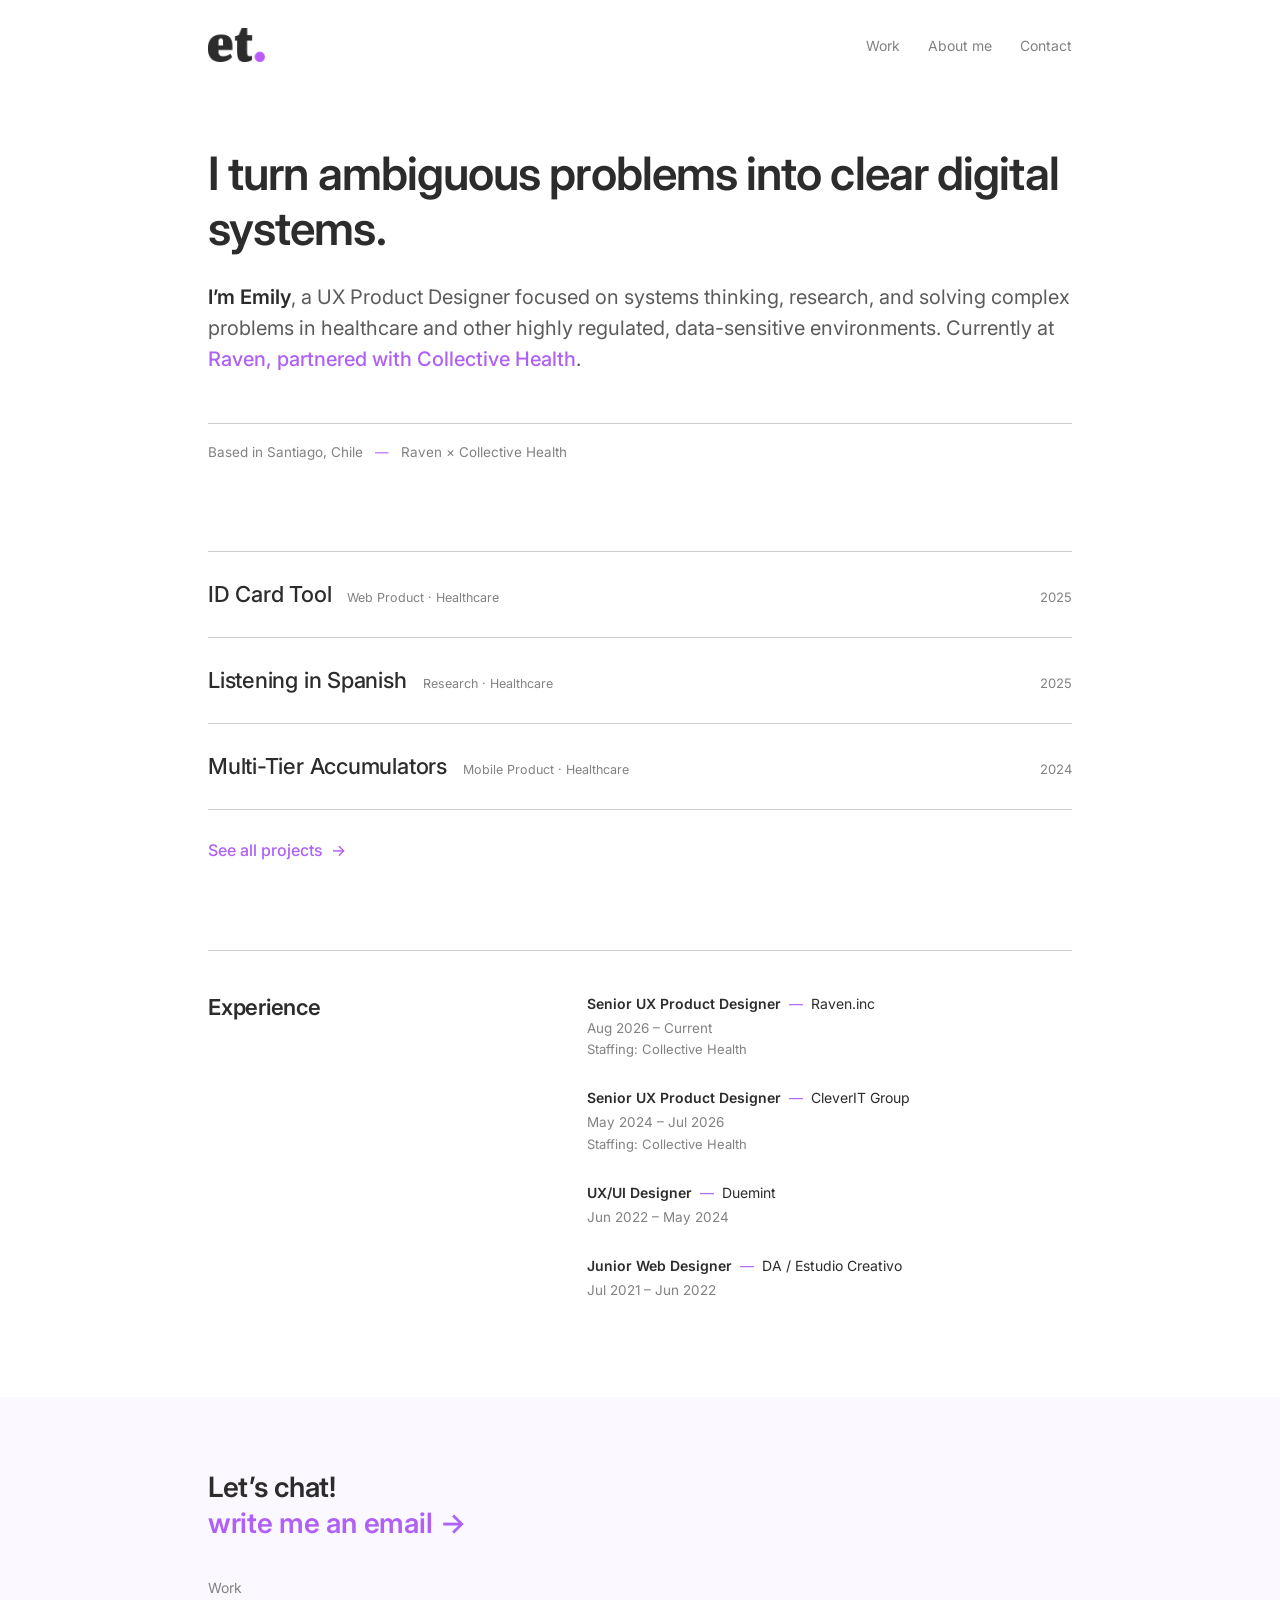
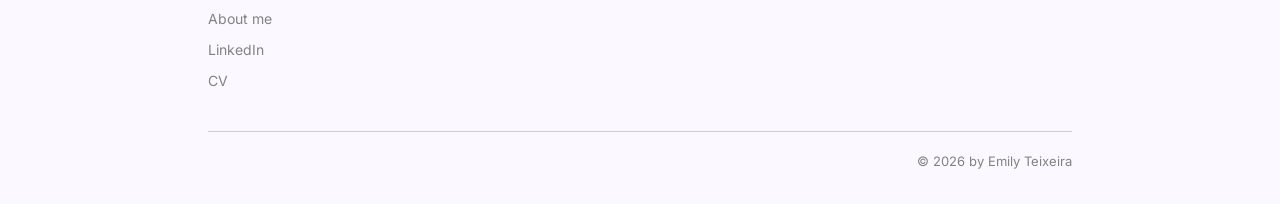
<file: index.html>
<!DOCTYPE html>
<html lang="en">
<head>
<meta charset="UTF-8">
<meta name="viewport" content="width=device-width, initial-scale=1.0">
<meta name="description" content="UX Product Designer focused on systems thinking, research, and complex problems in healthcare and other highly regulated, data-sensitive environments. Currently at Raven, partnered with Collective Health.">
<meta name="author" content="Emily Teixeira">
<meta property="og:title" content="Emily Teixeira — Product Design">
<meta property="og:description" content="UX Product Designer focused on systems thinking, research, and complex problems in healthcare and other highly regulated, data-sensitive environments. Currently at Raven, partnered with Collective Health.">
<meta property="og:image" content="images/case-study-idcards-01.webp">
<meta property="og:type" content="website">
<meta name="twitter:card" content="summary_large_image">
<link rel="icon" type="image/svg+xml" href="favicon.svg">
<title>Emily Teixeira — Product Design</title>
<link rel="preconnect" href="https://fonts.googleapis.com">
<link rel="preconnect" href="https://fonts.gstatic.com" crossorigin>
<link href="https://fonts.googleapis.com/css2?family=Inter:ital,opsz,wght@0,14..32,300;0,14..32,400;0,14..32,500;0,14..32,600;0,14..32,700;1,14..32,400&display=swap" rel="stylesheet">
<link rel="stylesheet" href="assets/site.css">
<style>
  /* ---------- Hero ---------- */
  .hero{ padding:56px 0 48px; }
  .hero h1{
    font-weight:600;
    font-size:clamp(30px, 4.4vw, 46px);
    line-height:1.2;
    letter-spacing:-0.02em;
  }
  .hero .lede{
    margin-top:26px;
    font-size:clamp(17px, 1.9vw, 20px);
    line-height:1.55;
    color:var(--dark2);
  }
  .hero .lede strong{ color:var(--ink); font-weight:600; }
  .hero .lede .here{ color:var(--accent); font-weight:500; }

  /* fila de datos, con el guion en acento como en la referencia */
  .hero-meta{
    margin-top:48px;
    padding-top:18px;
    border-top:1px solid var(--line);
    display:flex;
    align-items:baseline;
    gap:20px;
    flex-wrap:wrap;
    font-size:13.5px;
    color:var(--muted);
  }
  .hero-meta .facts{ display:flex; align-items:baseline; gap:12px; flex-wrap:wrap; }
  .hero-meta .facts span + span::before{
    content:'\2014';
    color:var(--accent);
    margin-right:12px;
  }
  .see-all{
    display:inline-flex; align-items:center; gap:8px;
    color:var(--accent); font-weight:500;
    transition:gap 0.15s;
  }
  .see-all:hover{ gap:14px; }

  /* ---------- Destacados: misma lista que la pagina Work ---------- */
  .featured{ padding:40px 0 8px; }
  /* ---------- Work list ---------- */
  .work-list{
    border-top:1px solid var(--line);
  }
  .work-row{
    display:flex;
    align-items:baseline;
    justify-content:space-between;
    padding:26px 0;
    border-bottom:1px solid var(--line);
    cursor:pointer;
    position:relative;
    transition:opacity 0.25s ease, transform 0.25s ease;
  }
  .work-row.is-hidden{
    opacity:0;
    transform:translateY(-4px);
    display:none;
  }
  .work-row .title-group{ display:flex; align-items:baseline; gap:16px; }
  .work-row h3{
    font-family:'Inter', sans-serif;
    font-weight:500;
    font-size:22px;
    letter-spacing:-0.01em;
    transition:color 0.15s;
  }
  .work-row:hover h3{ color:var(--accent); }
  .work-row .tag{
    font-size:12.5px;
    color:var(--muted);
  }
  .work-row .year{
    font-size:13px;
    color:var(--muted);
    flex-shrink:0;
  }
  .featured .see-all{ margin-top:28px; }

  /* ---------- Experiencia ---------- */
  .experience{
    margin-top:80px;
    padding-top:40px;
    border-top:1px solid var(--line);
    display:grid;
    grid-template-columns:1fr 1.4fr;
    gap:32px;
  }
  @media (max-width:640px){ .experience{ grid-template-columns:1fr; gap:24px; } }
  .experience h2{ font-size:22px; font-weight:600; letter-spacing:-0.01em; }
  .exp-list{ display:flex; flex-direction:column; gap:26px; }
  .exp-item .role{ font-size:14px; font-weight:600; color:var(--ink); }
  .exp-item .role::after{
    content:'\2014';
    color:var(--accent);
    margin:0 8px;
    font-weight:400;
  }
  .exp-item .org{ font-size:14px; font-weight:400; color:var(--ink); }
  .exp-item .years{ margin-top:3px; font-size:13.5px; color:var(--muted); }
  .exp-item .client{ margin-top:2px; font-size:13px; color:var(--muted); }
  .visually-hidden{ position:absolute; width:1px; height:1px; overflow:hidden; clip:rect(0 0 0 0); white-space:nowrap; }
</style>
</head>
<body>

<a class="skip-link" href="#main">Skip to content</a>

<div class="wrap">

  <header class="site-header">
    <a class="brand" href="index.html" aria-label="Emily Teixeira — home">
      <img src="images/logo-et.png" alt="Emily Teixeira" width="257" height="152">
    </a>
    <nav class="site-nav" aria-label="Main">
      <a href="work.html">Work</a>
      <a href="about.html">About me</a>
      <a href="about.html#contact">Contact</a>
    </nav>
  </header>

  <main id="main">
    <section class="hero">
      <h1>I turn ambiguous problems into clear digital systems.</h1>
      <p class="lede"><strong>I&rsquo;m Emily</strong>, a UX Product Designer focused on systems thinking, research, and solving complex problems in healthcare and other highly regulated, data-sensitive environments. Currently at <span class="here">Raven, partnered with Collective Health</span>.</p>
      <div class="hero-meta">
        <div class="facts">
          <span>Based in Santiago, Chile</span>
          <span>Raven &times; Collective Health</span>
        </div>
      </div>
    </section>

    <section class="featured" aria-labelledby="featured-h">
      <h2 id="featured-h" class="visually-hidden">Featured projects</h2>

      <div class="work-list">
        <a class="work-row" href="case-study-idcards.html">
          <div class="title-group">
            <h3>ID Card Tool</h3>
            <span class="tag">Web Product · Healthcare</span>
          </div>
          <span class="year">2025</span>
        </a>
        <a class="work-row" href="case-study-member-research.html">
          <div class="title-group">
            <h3>Listening in Spanish</h3>
            <span class="tag">Research · Healthcare</span>
          </div>
          <span class="year">2025</span>
        </a>
        <a class="work-row" href="case-study-accumulators.html">
          <div class="title-group">
            <h3>Multi-Tier Accumulators</h3>
            <span class="tag">Mobile Product · Healthcare</span>
          </div>
          <span class="year">2024</span>
        </a>
      </div>

      <a class="see-all" href="work.html">See all projects <span aria-hidden="true">&rarr;</span></a>
    </section>

    <section class="experience" aria-labelledby="exp-h">
      <h2 id="exp-h">Experience</h2>
      <div class="exp-list">
        <div class="exp-item">
          <div><span class="role">Senior UX Product Designer</span><span class="org">Raven.inc</span></div>
          <div class="years">Aug 2026 &ndash; Current</div>
          <div class="client">Staffing: Collective Health</div>
        </div>
        <div class="exp-item">
          <div><span class="role">Senior UX Product Designer</span><span class="org">CleverIT Group</span></div>
          <div class="years">May 2024 &ndash; Jul 2026</div>
          <div class="client">Staffing: Collective Health</div>
        </div>
        <div class="exp-item">
          <div><span class="role">UX/UI Designer</span><span class="org">Duemint</span></div>
          <div class="years">Jun 2022 &ndash; May 2024</div>
        </div>
        <div class="exp-item">
          <div><span class="role">Junior Web Designer</span><span class="org">DA / Estudio Creativo</span></div>
          <div class="years">Jul 2021 &ndash; Jun 2022</div>
        </div>
      </div>
    </section>

  </main>

</div>

<footer class="site-footer">
  <div class="wrap">
    <p class="footer-lead">Let&rsquo;s chat!<br>
      <a href="mailto:eteixeiradesign@gmail.com">write me an email <span aria-hidden="true">&rarr;</span></a>
    </p>
    <nav class="footer-links" aria-label="Footer">
      <a href="work.html">Work</a>
      <a href="about.html">About me</a>
      <a href="https://www.linkedin.com/in/emilyteixeira-productdesigner/" target="_blank" rel="noopener noreferrer">LinkedIn</a>
      <a href="https://www.linkedin.com/in/emilyteixeira-productdesigner/" target="_blank" rel="noopener noreferrer">CV</a>
    </nav>
    <div class="footer-base">&copy; 2026 by Emily Teixeira</div>
  </div>
</footer>


</body>
</html>
</file>
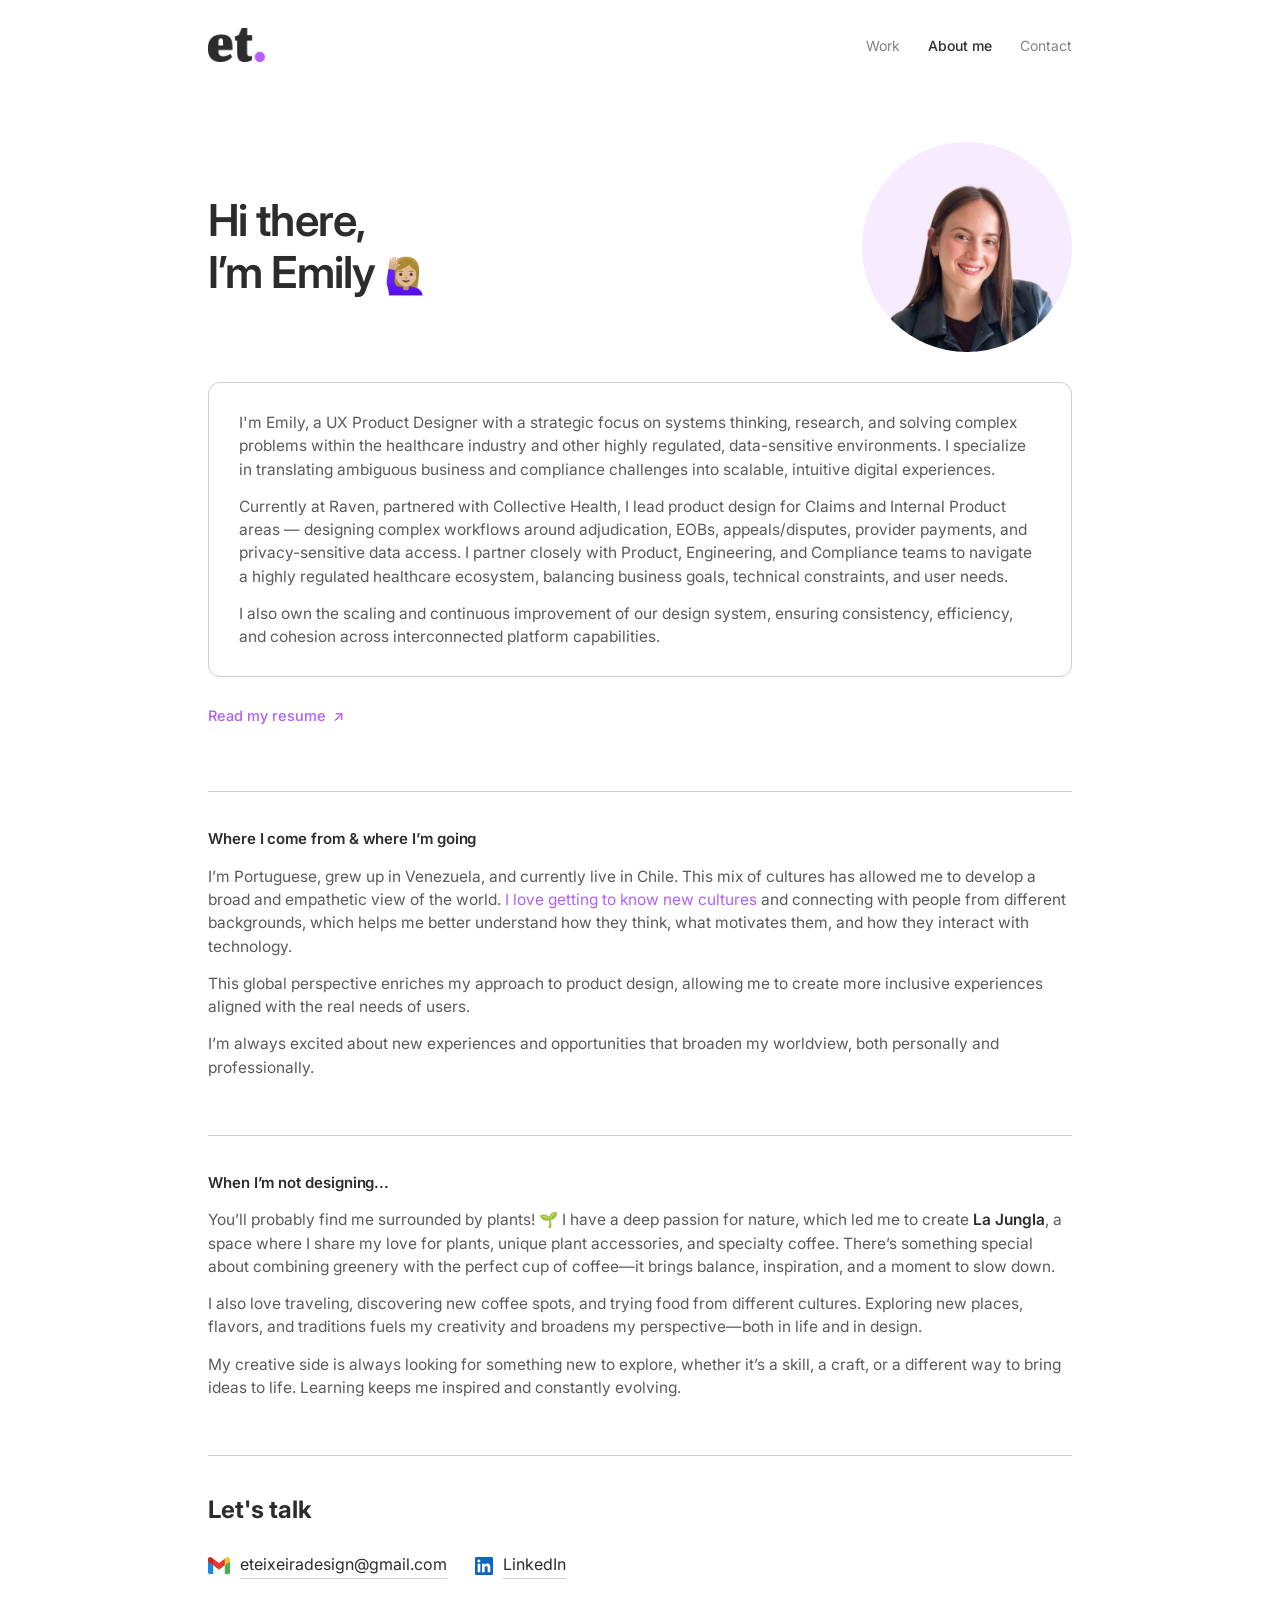
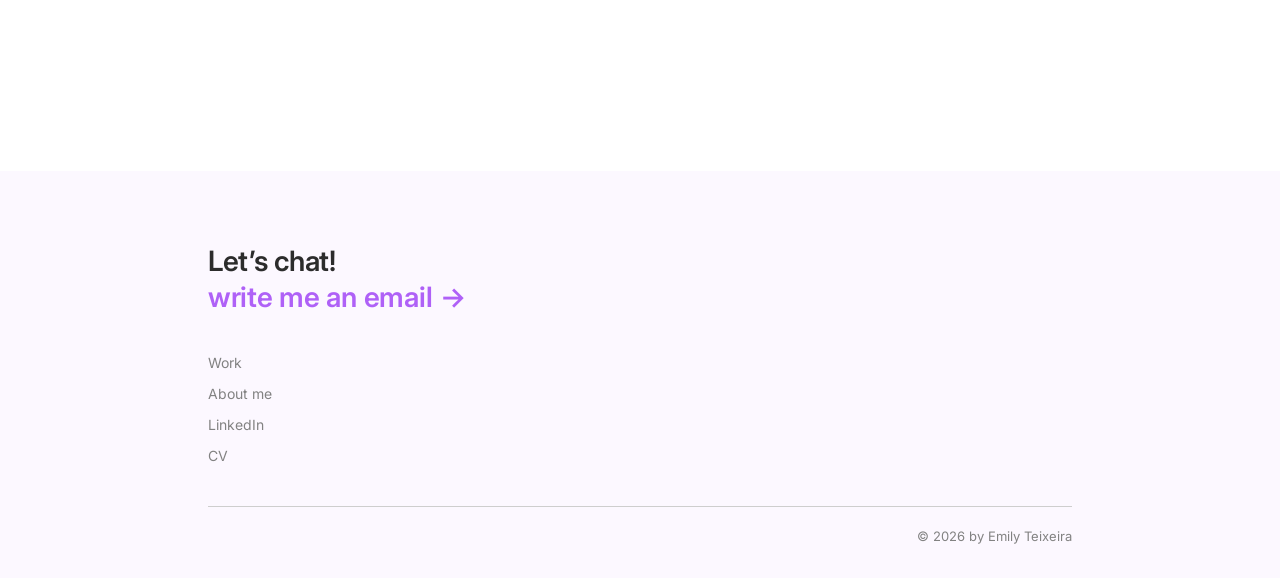
<file: about.html>
<!DOCTYPE html>
<html lang="en">
<head>
<meta charset="UTF-8">
<meta name="viewport" content="width=device-width, initial-scale=1.0">
<meta name="description" content="UX Product Designer focused on systems thinking, research, and complex problems in healthcare and other highly regulated, data-sensitive environments.">
<meta name="author" content="Emily Teixeira">
<meta property="og:title" content="About me — Emily Teixeira">
<meta property="og:description" content="UX Product Designer focused on systems thinking, research, and complex problems in healthcare and other highly regulated, data-sensitive environments.">
<meta property="og:image" content="images/index-01.webp">
<meta property="og:type" content="website">
<meta name="twitter:card" content="summary_large_image">
<link rel="icon" type="image/svg+xml" href="favicon.svg">
<title>About me — Emily Teixeira</title>
<link rel="preconnect" href="https://fonts.googleapis.com">
<link rel="preconnect" href="https://fonts.gstatic.com" crossorigin>
<link href="https://fonts.googleapis.com/css2?family=Inter:ital,opsz,wght@0,14..32,300;0,14..32,400;0,14..32,500;0,14..32,600;0,14..32,700;1,14..32,400&display=swap" rel="stylesheet">
<link rel="stylesheet" href="assets/site.css">
<style>
  /* ---------- Intro ---------- */
  .about-intro{ padding:40px 0 8px; }
  .about-intro h1{
    font-weight:600;
    font-size:clamp(30px, 4.2vw, 44px);
    line-height:1.18;
    letter-spacing:-0.02em;
  }
  .about-intro h1 .emoji{ font-size:0.8em; }

  /* titulo y retrato en una fila; la tarjeta va debajo, a todo el ancho */
  .intro-top{
    margin-top:12px;
    display:flex;
    align-items:center;
    justify-content:space-between;
    gap:32px;
    flex-wrap:wrap;
  }
  .intro-card{
    margin-top:30px;
    border:1px solid var(--line);
    border-radius:12px;
    padding:28px 30px;
  }
  .intro-card p{ color:var(--dark2); font-size:15.5px; }
  .intro-card p + p{ margin-top:14px; }
  .intro-photo{
    flex-shrink:0;
    width:210px; height:210px;
    border-radius:50%;
    overflow:hidden;
    background:linear-gradient(155deg, #FDF5FF 0%, #F3E2FF 100%);
  }
  .intro-photo img{ width:100%; height:100%; object-fit:cover; }

  .intro-actions{ margin-top:26px; }
  .resume{
    display:inline-flex; align-items:center; gap:7px;
    color:var(--accent); font-weight:500; font-size:14.5px;
    transition:gap 0.15s;
  }
  .resume:hover{ gap:12px; }

  @media (max-width:720px){
    .intro-top{ gap:20px; }
    .intro-photo{ width:140px; height:140px; }
    .intro-card{ padding:26px 24px; }
  }

  /* ---------- Bloques de texto ---------- */
  .about-block{
    margin-top:56px;
    padding-top:36px;
    border-top:1px solid var(--line);
  }
  .about-block h2{ font-size:15px; font-weight:600; letter-spacing:-0.005em; }
  .about-block p{ margin-top:14px; color:var(--dark2); font-size:15.5px; }
  .about-block .hl{ color:var(--accent); }
  .about-block strong{ color:var(--ink); font-weight:600; }

  /* ---------- Contact ---------- */
  .contact{
    padding-top:36px;
    margin-top:56px;
    padding-bottom:96px;
    border-top:1px solid var(--line);
  }
  .contact-links{
    margin-top:24px;
    display:flex;
    flex-wrap:wrap;
    gap:28px;
    font-size:16px;
  }
  .contact-links a{
    display:inline-flex;
    align-items:center;
    gap:10px;
    color:var(--ink);
    transition:color 0.15s;
  }
  /* logos de marca: colores propios, no heredan currentColor. El viewBox del de Gmail
     va recortado al dibujo para que pese lo mismo que el cuadrado de LinkedIn */
  .contact-links svg{ flex-shrink:0; }
  .contact-links .ico-gmail{ width:22px; height:17px; }
  .contact-links .ico-li{ width:18px; height:18px; }
  .contact-links a span{ border-bottom:1px solid var(--line); padding-bottom:2px; transition:border-color 0.15s; }
  .contact-links a:hover{ color:var(--accent); }
  .contact-links a:hover span{ border-color:var(--accent); }


</style>
</head>
<body>

<a class="skip-link" href="#main">Skip to content</a>

<div class="wrap">

  <header class="site-header">
    <a class="brand" href="index.html" aria-label="Emily Teixeira — home">
      <img src="images/logo-et.png" alt="Emily Teixeira" width="257" height="152">
    </a>
    <nav class="site-nav" aria-label="Main">
      <a href="work.html">Work</a>
      <a href="about.html" aria-current="page">About me</a>
      <a href="about.html#contact">Contact</a>
    </nav>
  </header>

  <main id="main">
    <section class="about-intro">
      <div class="intro-top">
        <h1>Hi there,<br>I&rsquo;m Emily <span class="emoji">&#128587;&#127996;&zwj;&#9792;&#65039;</span></h1>
        <div class="intro-photo">
          <img src="images/index-01.webp" alt="Emily Teixeira" width="480" height="480">
        </div>
      </div>

      <div class="intro-card">
        <p>I'm Emily, a UX Product Designer with a strategic focus on systems thinking, research, and solving complex problems within the healthcare industry and other highly regulated, data-sensitive environments. I specialize in translating ambiguous business and compliance challenges into scalable, intuitive digital experiences.</p>
        <p>Currently at Raven, partnered with Collective Health, I lead product design for Claims and Internal Product areas — designing complex workflows around adjudication, EOBs, appeals/disputes, provider payments, and privacy-sensitive data access. I partner closely with Product, Engineering, and Compliance teams to navigate a highly regulated healthcare ecosystem, balancing business goals, technical constraints, and user needs.</p>
        <p>I also own the scaling and continuous improvement of our design system, ensuring consistency, efficiency, and cohesion across interconnected platform capabilities.</p>
      </div>

      <div class="intro-actions">
        <a class="resume" href="https://www.linkedin.com/in/emilyteixeira-productdesigner/" target="_blank" rel="noopener noreferrer">Read my resume <span aria-hidden="true">&#8599;</span></a>
      </div>
    </section>

    <section class="about-block">
      <h2>Where I come from &amp; where I&rsquo;m going</h2>
      <p>I&rsquo;m Portuguese, grew up in Venezuela, and currently live in Chile. This mix of cultures has allowed me to develop a broad and empathetic view of the world. <span class="hl">I love getting to know new cultures</span> and connecting with people from different backgrounds, which helps me better understand how they think, what motivates them, and how they interact with technology.</p>
      <p>This global perspective enriches my approach to product design, allowing me to create more inclusive experiences aligned with the real needs of users.</p>
      <p>I&rsquo;m always excited about new experiences and opportunities that broaden my worldview, both personally and professionally.</p>
    </section>

    <section class="about-block">
      <h2>When I&rsquo;m not designing...</h2>
      <p>You&rsquo;ll probably find me surrounded by plants! &#127793; I have a deep passion for nature, which led me to create <strong>La Jungla</strong>, a space where I share my love for plants, unique plant accessories, and specialty coffee. There&rsquo;s something special about combining greenery with the perfect cup of coffee&mdash;it brings balance, inspiration, and a moment to slow down.</p>
      <p>I also love traveling, discovering new coffee spots, and trying food from different cultures. Exploring new places, flavors, and traditions fuels my creativity and broadens my perspective&mdash;both in life and in design.</p>
      <p>My creative side is always looking for something new to explore, whether it&rsquo;s a skill, a craft, or a different way to bring ideas to life. Learning keeps me inspired and constantly evolving.</p>
    </section>

  <section class="contact" id="contact">
      <div class="section-head" style="padding-bottom:0;">
        <h2>Let's talk</h2>
      </div>
      <div class="contact-links">
        <a href="mailto:eteixeiradesign@gmail.com"><svg class="ico-gmail" viewBox="3 8 42 32" aria-hidden="true" focusable="false"><path fill="#4CAF50" d="M45 16.2l-5 2.75-5 4.75L35 40h7a3 3 0 0 0 3-3V16.2z"/><path fill="#1E88E5" d="M3 16.2l3.614 1.71L13 23.7V40H6a3 3 0 0 1-3-3V16.2z"/><polygon fill="#E53935" points="35,11.2 24,19.45 13,11.2 12,17 13,23.7 24,31.95 35,23.7 36,17"/><path fill="#C62828" d="M3 12.298V16.2l10 7.5V11.2L9.876 8.859A4.298 4.298 0 0 0 3 12.298z"/><path fill="#FBC02D" d="M45 12.298V16.2l-10 7.5V11.2l3.124-2.341A4.298 4.298 0 0 1 45 12.298z"/></svg><span>eteixeiradesign@gmail.com</span></a>
        <a href="https://www.linkedin.com/in/emilyteixeira-productdesigner/" target="_blank" rel="noopener noreferrer"><svg class="ico-li" viewBox="0 0 24 24" aria-hidden="true" focusable="false"><path fill="#0A66C2" d="M20.45 20.45h-3.56v-5.57c0-1.33-.02-3.04-1.85-3.04-1.85 0-2.14 1.45-2.14 2.94v5.67H9.35V9h3.41v1.56h.05c.48-.9 1.64-1.85 3.37-1.85 3.6 0 4.27 2.37 4.27 5.45v6.29ZM5.34 7.43a2.07 2.07 0 1 1 0-4.13 2.07 2.07 0 0 1 0 4.13Zm1.78 13.02H3.56V9h3.56v11.45ZM22.23 0H1.77C.79 0 0 .77 0 1.73v20.54C0 23.23.79 24 1.77 24h20.46c.98 0 1.77-.77 1.77-1.73V1.73C24 .77 23.21 0 22.23 0Z"/></svg><span>LinkedIn</span></a>
      </div>
    </section>

  </main>

</div>

<footer class="site-footer">
  <div class="wrap">
    <p class="footer-lead">Let&rsquo;s chat!<br>
      <a href="mailto:eteixeiradesign@gmail.com">write me an email <span aria-hidden="true">&rarr;</span></a>
    </p>
    <nav class="footer-links" aria-label="Footer">
      <a href="work.html">Work</a>
      <a href="about.html">About me</a>
      <a href="https://www.linkedin.com/in/emilyteixeira-productdesigner/" target="_blank" rel="noopener noreferrer">LinkedIn</a>
      <a href="https://www.linkedin.com/in/emilyteixeira-productdesigner/" target="_blank" rel="noopener noreferrer">CV</a>
    </nav>
    <div class="footer-base">&copy; 2026 by Emily Teixeira</div>
  </div>
</footer>

</body>
</html>
</file>
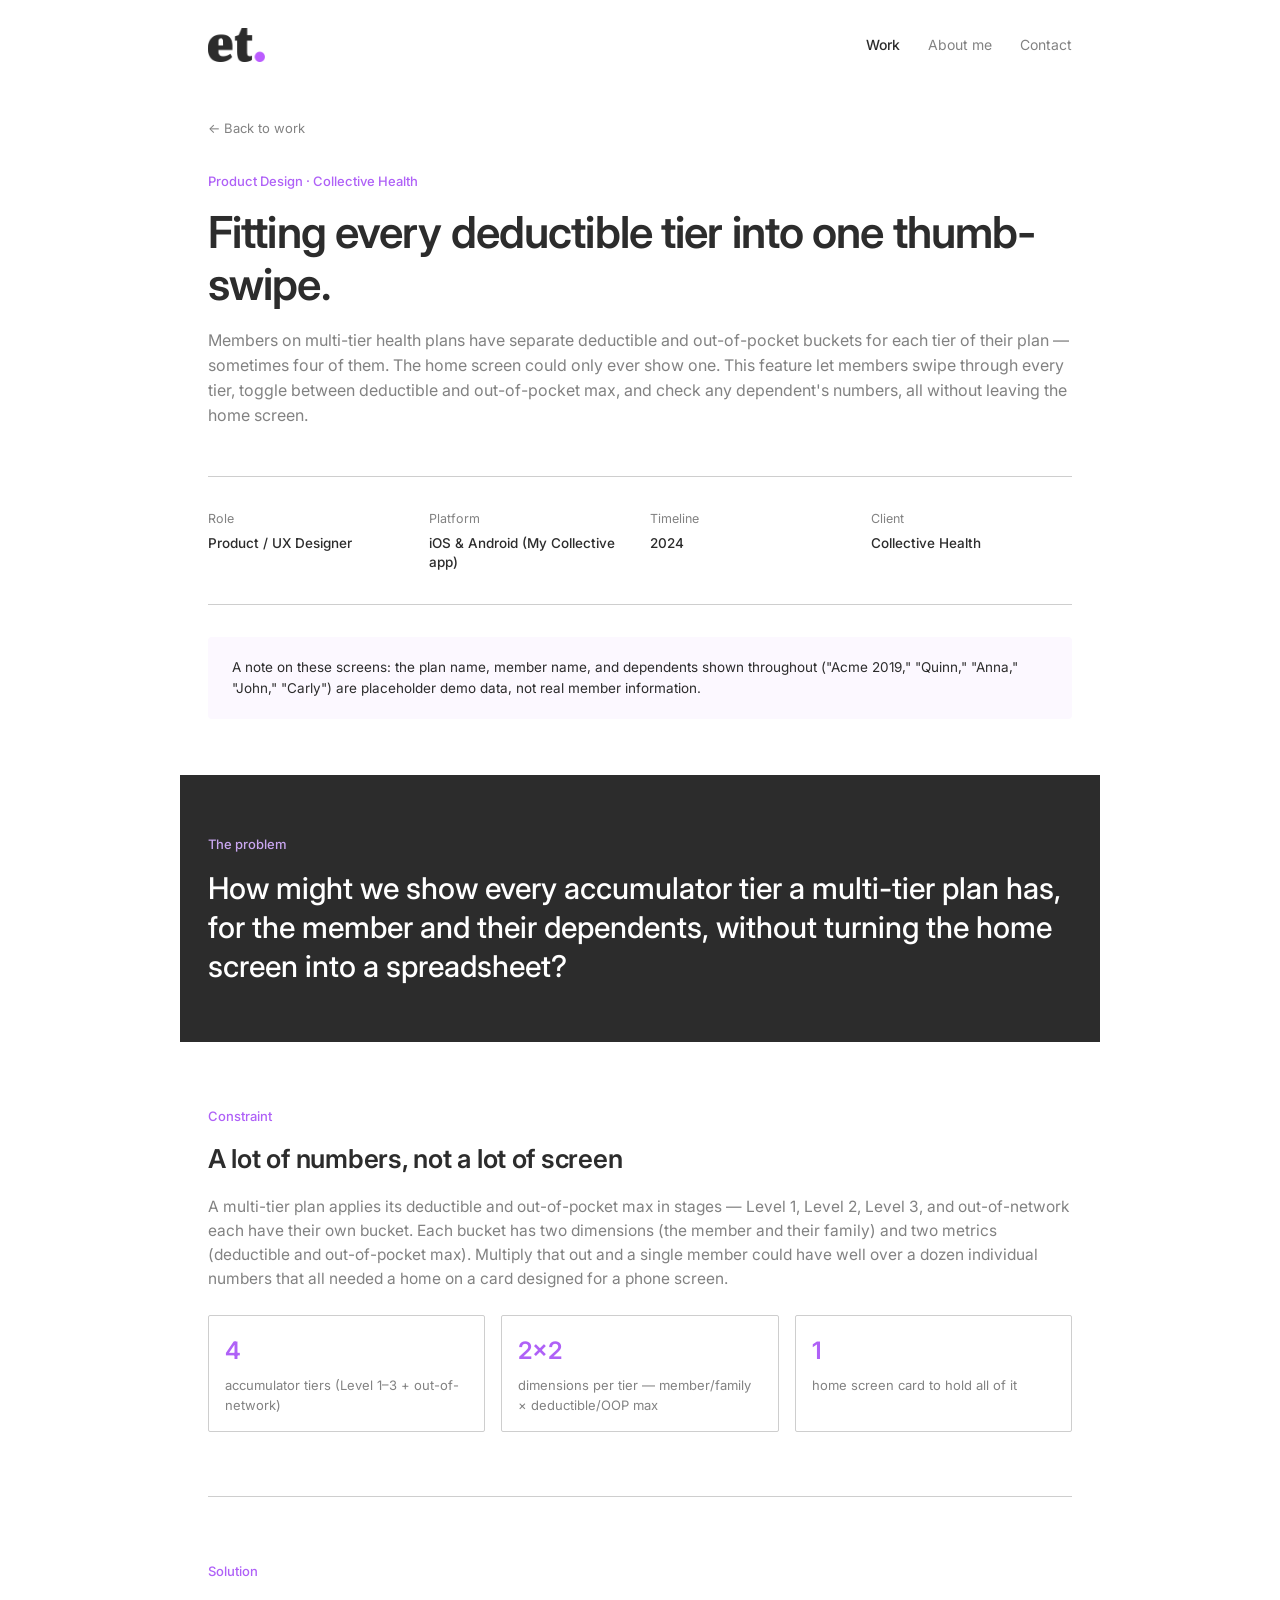
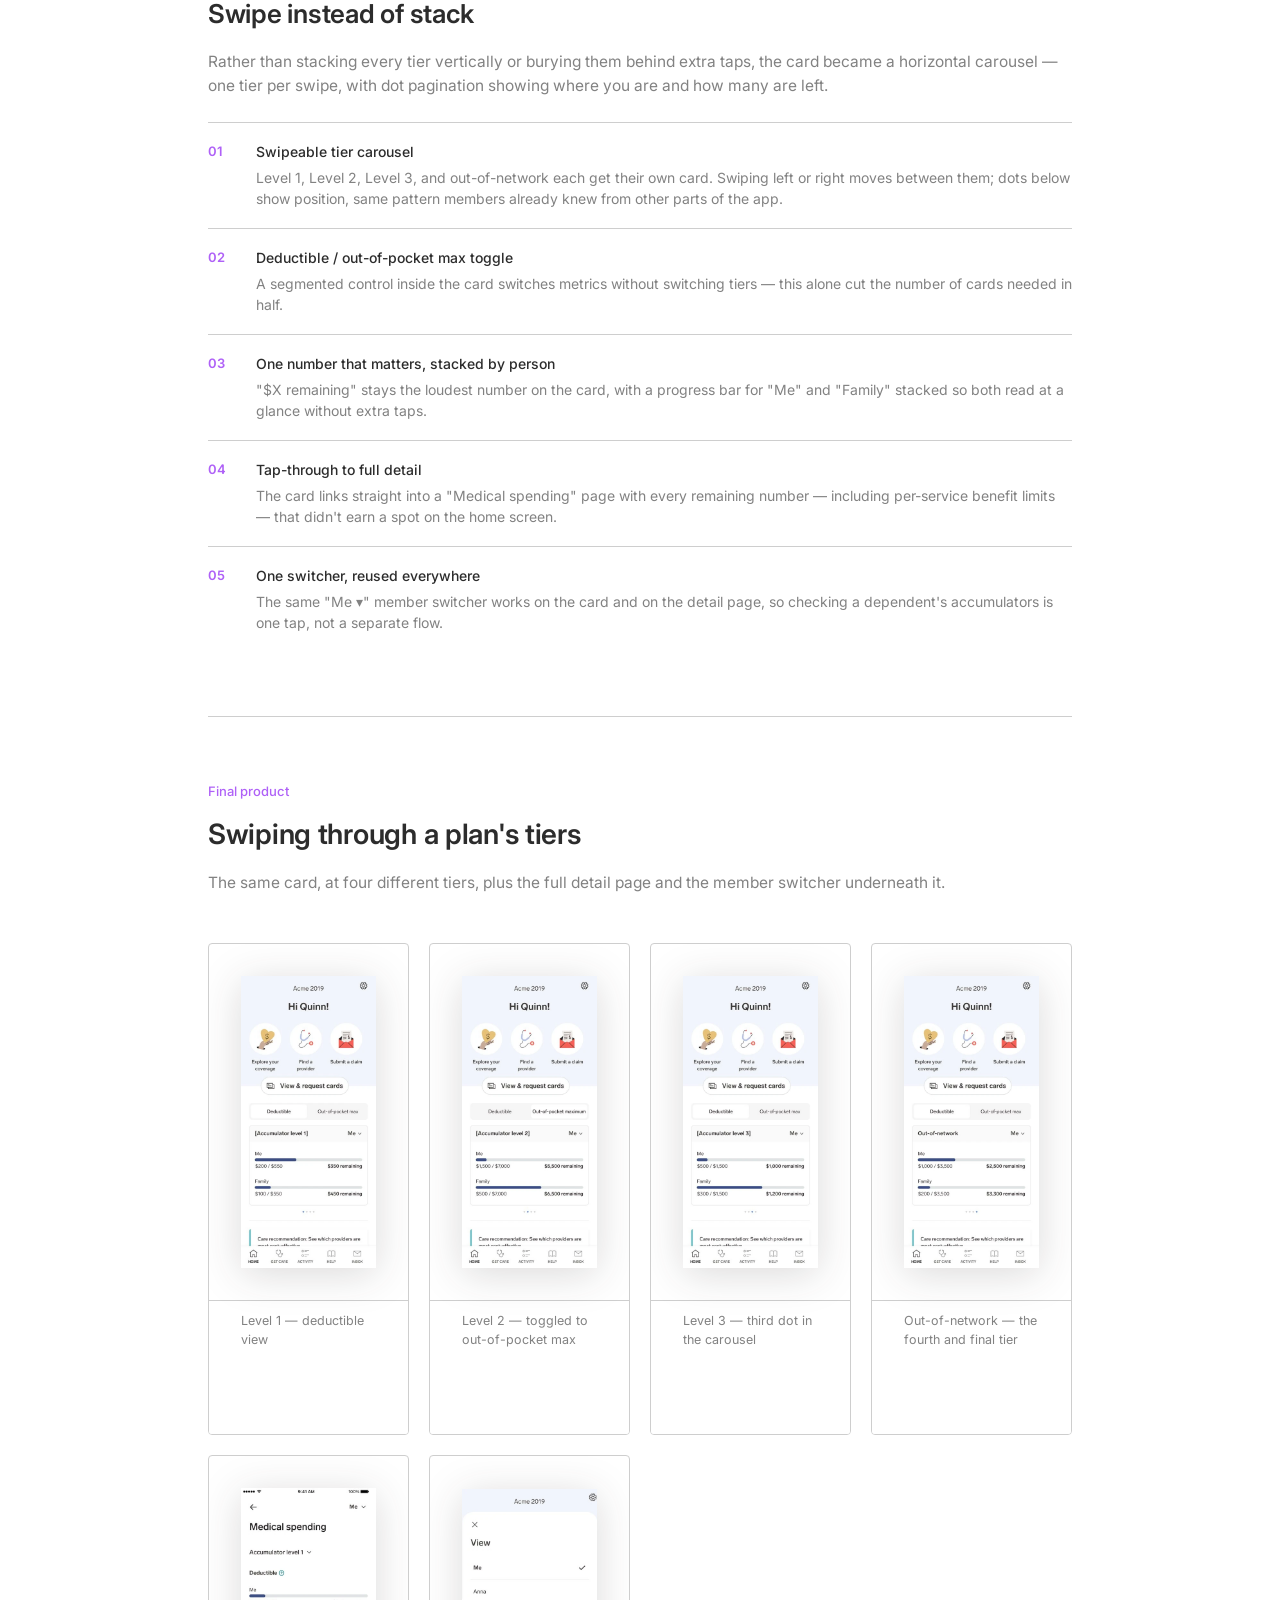
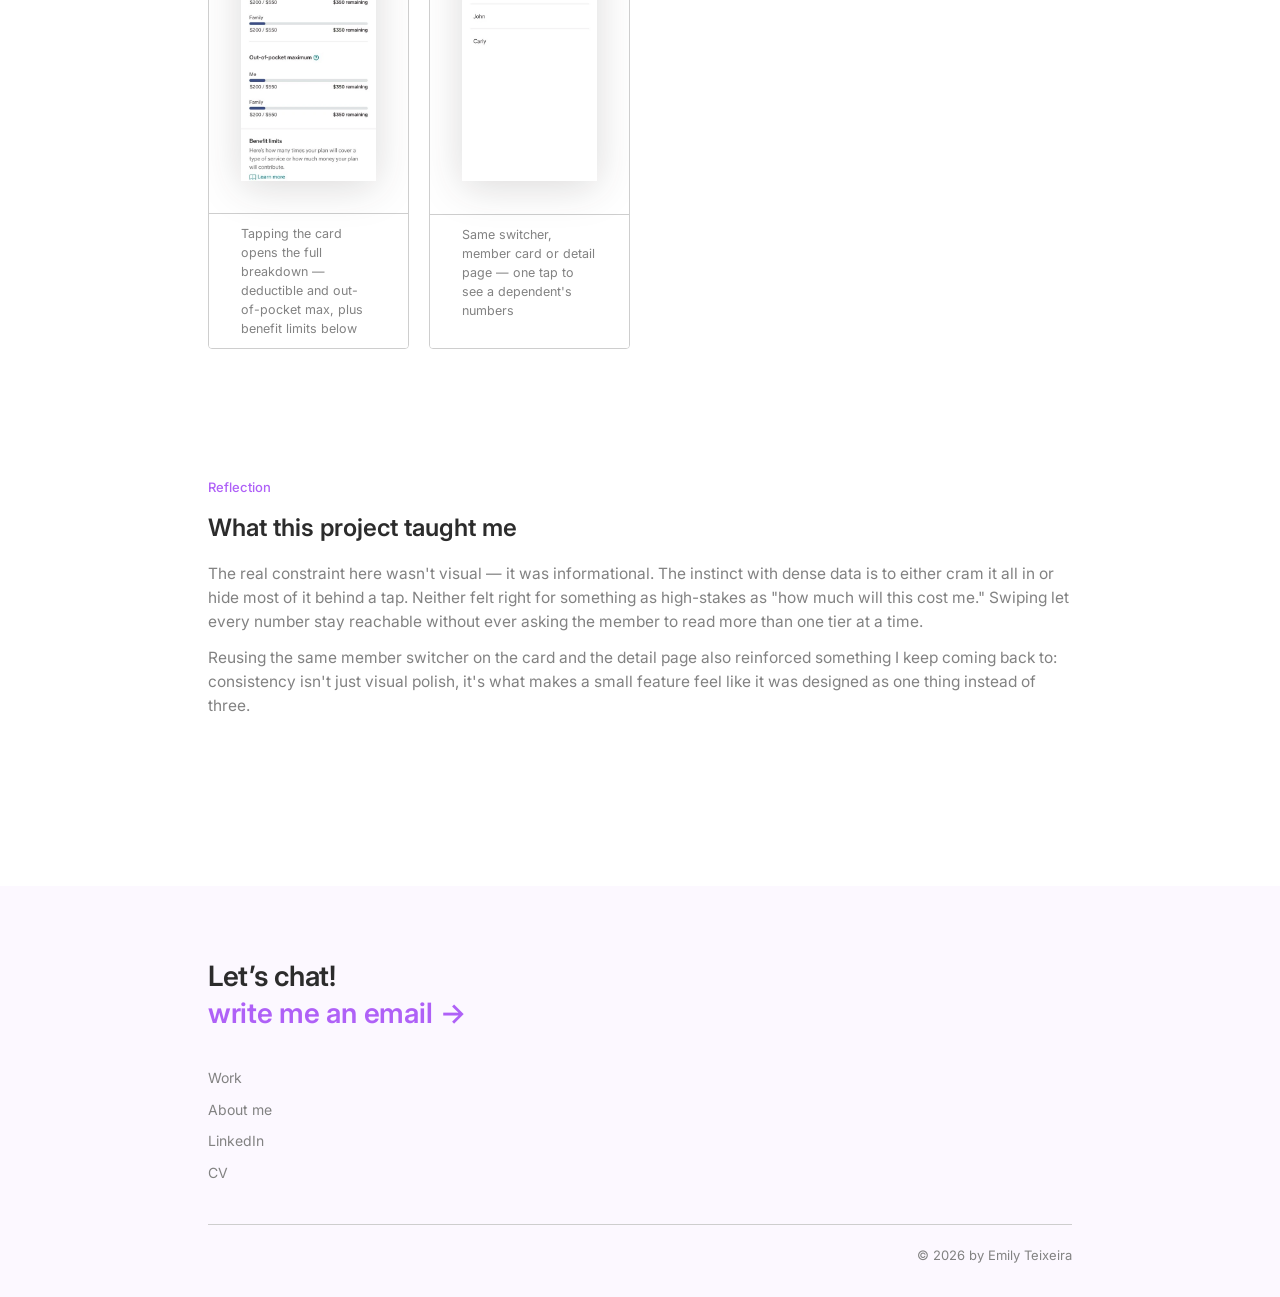
<file: case-study-accumulators.html>
<!DOCTYPE html>
<html lang="en">
<head>
<meta charset="UTF-8">
<meta name="viewport" content="width=device-width, initial-scale=1.0">
<meta name="description" content="Fitting every deductible tier into one thumb-swipe: letting members on multi-tier health plans check deductible and out-of-pocket numbers for any tier or dependent from the home screen.">
<meta name="author" content="Emily Teixeira">
<meta property="og:title" content="Multi-Tier Accumulators — Emily Teixeira">
<meta property="og:description" content="Fitting every deductible tier into one thumb-swipe: letting members on multi-tier health plans check deductible and out-of-pocket numbers for any tier or dependent from the home screen.">
<meta property="og:image" content="images/case-study-accumulators-01.webp">
<meta property="og:type" content="website">
<meta name="twitter:card" content="summary_large_image">
<link rel="icon" type="image/svg+xml" href="favicon.svg">
<title>Multi-Tier Accumulators — Emily Teixeira</title>
<link rel="preconnect" href="https://fonts.googleapis.com">
<link rel="preconnect" href="https://fonts.gstatic.com" crossorigin>
<link href="https://fonts.googleapis.com/css2?family=Inter:ital,opsz,wght@0,14..32,300;0,14..32,400;0,14..32,500;0,14..32,600;0,14..32,700;1,14..32,400&display=swap" rel="stylesheet">
<link rel="stylesheet" href="assets/site.css">
<style>
  :root{
    --paper:#FFFFFF;
    --ink:#2C2C2C;
    --muted:#828282;
    --line:#CECECE;
    --accent:#AF61F7;
    --accent-soft:#FCF8FF;
  }
  *{ margin:0; padding:0; box-sizing:border-box; }
  html{ scroll-behavior:smooth; }
  body{
    background:var(--paper);
    color:var(--ink);
    font-family:'Inter', sans-serif;
    line-height:1.55;
    -webkit-font-smoothing:antialiased;
  }
  a{ color:inherit; text-decoration:none; }
  .wrap{ max-width:920px; margin:0 auto; padding:0 28px; }
  a:focus-visible, button:focus-visible{ outline:2px solid var(--accent); outline-offset:3px; }
  @media (prefers-reduced-motion: reduce){ *{ animation-duration:0.01ms !important; transition-duration:0.01ms !important; } }
  img{ max-width:100%; display:block; }


  .back{ padding:28px 0 0; font-size:13px; color:var(--muted); display:inline-block; }
  .back:hover{ color:var(--accent); }

  .cs-hero{ padding:28px 0 48px; }
  .eyebrow{ font-size:13px; color:var(--accent); font-weight:500; }
  .cs-hero h1{
    font-family:'Inter', sans-serif;
    font-weight:600;
    font-size:clamp(30px, 4.4vw, 44px);
    line-height:1.18;
    letter-spacing:-0.02em;
    margin-top:14px;
  }
  .cs-hero p{ margin-top:18px; font-size:16px; color:var(--muted); }

  .meta-grid{
    display:grid;
    grid-template-columns:repeat(4, 1fr);
    gap:20px;
    padding:32px 0;
    border-top:1px solid var(--line);
    border-bottom:1px solid var(--line);
  }
  .meta-grid div span{ display:block; font-size:12.5px; color:var(--muted); margin-bottom:6px; }
  .meta-grid div strong{ font-size:13.5px; font-weight:500; line-height:1.4; display:block; }
  @media (max-width:720px){ .meta-grid{ grid-template-columns:repeat(2, 1fr); } }

  .note{
    background:var(--accent-soft);
    border-radius:4px;
    padding:20px 24px;
    margin:32px 0 0;
    font-size:13.5px;
    color:var(--ink);
  }

  .problem{
    background:var(--ink);
    color:var(--paper);
    padding:56px 28px;
    margin:56px -28px 0;
  }
  .problem .wrap-inner{ margin:0 auto; }
  .problem .eyebrow{ color:#C9A6F0; }
  .problem h2{
    font-family:'Inter', sans-serif;
    font-weight:500;
    font-size:clamp(22px,3vw,30px);
    line-height:1.3;
    margin-top:14px;
  }

  section.stage{ padding:64px 0; border-bottom:1px solid var(--line); }
  section.stage:last-of-type{ border-bottom:none; }
  .stage .eyebrow{ margin-bottom:12px; display:block; }
  .stage h2{
    font-family:'Inter', sans-serif;
    font-weight:600;
    font-size:26px;
    letter-spacing:-0.01em;
    margin-bottom:16px;
  }
  .stage h3{
    font-family:'Inter', sans-serif;
    font-weight:600;
    font-size:15px;
    margin-top:28px;
    margin-bottom:8px;
  }
  .stage p{ color:var(--muted); font-size:15.5px; }
  .stage p + p{ margin-top:12px; }

  .constraint-grid{
    display:grid;
    grid-template-columns:repeat(3,1fr);
    gap:16px;
    margin-top:24px;
  }
  @media (max-width:720px){ .constraint-grid{ grid-template-columns:1fr; } }
  .constraint-grid .card{ border:1px solid var(--line); border-radius:2px; padding:16px; }
  .constraint-grid .card .n{ font-size:24px; font-weight:600; color:var(--accent); }
  .constraint-grid .card .l{ font-size:13px; color:var(--muted); margin-top:6px; }

  .solution-list{ margin-top:24px; display:flex; flex-direction:column; gap:0; }
  .solution-list .row{ display:grid; grid-template-columns:32px 1fr; gap:16px; border-top:1px solid var(--line); padding:18px 0; }
  .solution-list .row .num{ font-size:13px; color:var(--accent); font-weight:600; }
  .solution-list .row .t{ font-size:14px; font-weight:500; color:var(--ink); margin-bottom:4px; }
  .solution-list .row .d{ font-size:14px; color:var(--muted); }

  .gallery-head{ padding-top:64px; padding-bottom:8px; }
  .gallery-head .eyebrow{ margin-bottom:12px; display:block; }
  .gallery-head h2{ font-family:'Inter', sans-serif; font-weight:600; font-size:28px; letter-spacing:-0.01em; }
  .gallery-head p{ margin-top:14px; color:var(--muted); font-size:15.5px; }

  .gallery{
    display:grid;
    grid-template-columns:repeat(4, 1fr);
    gap:20px;
    padding:40px 0 72px;
  }
  @media (max-width:900px){ .gallery{ grid-template-columns:repeat(2,1fr); } }
  @media (max-width:480px){ .gallery{ grid-template-columns:1fr; } }
  /* card as a column so the caption band absorbs the leftover height of a stretched
     grid row: dividers line up and no dead space is left under a shorter caption */
  /* showcase treatment: the mockup sits centred inside a padded white card with its own
     shadow (margin-block:auto does the centring); the caption reserves a fixed number of
     lines so the divider lines up across a row and no dead space is left under it */
  .shot{ border:1px solid var(--line); border-radius:4px; overflow:hidden; background:var(--paper); padding:32px; display:flex; flex-direction:column; }
  .shot img{ width:100%; display:block; margin-block:auto; filter:drop-shadow(0 6px 20px rgba(28,27,25,0.16)); }
  .shot .cap{ margin:32px -32px -32px; padding:10px 32px; font-size:12.5px; line-height:19px; min-height:134px; color:var(--muted); border-top:1px solid var(--line); background:var(--paper); }
  /* la reserva del caption solo hace falta donde hay dos o mas tarjetas por fila:
     es lo que alinea los divisores. Con una sola tarjeta por fila seria aire muerto. */
  @media (max-width:900px){ .shot .cap{ min-height:115px; } }  /* 2 columnas: hasta 5 lineas */
  @media (max-width:480px){ .shot .cap{ min-height:0; } }      /* 1 columna: sin reserva */
  .shot.wide{ grid-column:span 2; }
  @media (max-width:480px){ .shot.wide{ grid-column:span 1; } }

  .reflection{ padding:56px 0 72px; }
  .reflection .eyebrow{ margin-bottom:12px; display:block; }
  .reflection h2{ font-family:'Inter', sans-serif; font-weight:600; font-size:24px; margin-bottom:16px; }
  .reflection p{ color:var(--muted); font-size:15.5px; }
  .reflection p + p{ margin-top:12px; }

</style>
</head>
<body>

<div class="wrap">

  <header class="site-header">
    <a class="brand" href="index.html" aria-label="Emily Teixeira — home">
      <img src="images/logo-et.png" alt="Emily Teixeira" width="257" height="152">
    </a>
    <nav class="site-nav" aria-label="Main">
      <a href="work.html" aria-current="page">Work</a>
      <a href="about.html">About me</a>
      <a href="about.html#contact">Contact</a>
    </nav>
  </header>

  <a class="back" href="work.html">← Back to work</a>

  <section class="cs-hero">
    <span class="eyebrow">Product Design · Collective Health</span>
    <h1>Fitting every deductible tier into one thumb-swipe.</h1>
    <p>Members on multi-tier health plans have separate deductible and out-of-pocket buckets for each tier of their plan — sometimes four of them. The home screen could only ever show one. This feature let members swipe through every tier, toggle between deductible and out-of-pocket max, and check any dependent's numbers, all without leaving the home screen.</p>
  </section>

  <div class="meta-grid">
    <div><span>Role</span><strong>Product / UX Designer</strong></div>
    <div><span>Platform</span><strong>iOS &amp; Android (My Collective app)</strong></div>
    <div><span>Timeline</span><strong>2024</strong></div>
    <div><span>Client</span><strong>Collective Health</strong></div>
  </div>

  <div class="note">
    A note on these screens: the plan name, member name, and dependents shown throughout ("Acme 2019," "Quinn," "Anna," "John," "Carly") are placeholder demo data, not real member information.
  </div>

  <div class="problem">
    <div class="wrap-inner">
      <span class="eyebrow">The problem</span>
      <h2>How might we show every accumulator tier a multi-tier plan has, for the member and their dependents, without turning the home screen into a spreadsheet?</h2>
    </div>
  </div>

  <section class="stage">
    <span class="eyebrow">Constraint</span>
    <h2>A lot of numbers, not a lot of screen</h2>
    <p>A multi-tier plan applies its deductible and out-of-pocket max in stages — Level 1, Level 2, Level 3, and out-of-network each have their own bucket. Each bucket has two dimensions (the member and their family) and two metrics (deductible and out-of-pocket max). Multiply that out and a single member could have well over a dozen individual numbers that all needed a home on a card designed for a phone screen.</p>
    <div class="constraint-grid">
      <div class="card"><div class="n">4</div><div class="l">accumulator tiers (Level 1–3 + out-of-network)</div></div>
      <div class="card"><div class="n">2×2</div><div class="l">dimensions per tier — member/family × deductible/OOP max</div></div>
      <div class="card"><div class="n">1</div><div class="l">home screen card to hold all of it</div></div>
    </div>
  </section>

  <section class="stage">
    <span class="eyebrow">Solution</span>
    <h2>Swipe instead of stack</h2>
    <p>Rather than stacking every tier vertically or burying them behind extra taps, the card became a horizontal carousel — one tier per swipe, with dot pagination showing where you are and how many are left.</p>
    <div class="solution-list">
      <div class="row">
        <div class="num">01</div>
        <div><div class="t">Swipeable tier carousel</div><div class="d">Level 1, Level 2, Level 3, and out-of-network each get their own card. Swiping left or right moves between them; dots below show position, same pattern members already knew from other parts of the app.</div></div>
      </div>
      <div class="row">
        <div class="num">02</div>
        <div><div class="t">Deductible / out-of-pocket max toggle</div><div class="d">A segmented control inside the card switches metrics without switching tiers — this alone cut the number of cards needed in half.</div></div>
      </div>
      <div class="row">
        <div class="num">03</div>
        <div><div class="t">One number that matters, stacked by person</div><div class="d">"$X remaining" stays the loudest number on the card, with a progress bar for "Me" and "Family" stacked so both read at a glance without extra taps.</div></div>
      </div>
      <div class="row">
        <div class="num">04</div>
        <div><div class="t">Tap-through to full detail</div><div class="d">The card links straight into a "Medical spending" page with every remaining number — including per-service benefit limits — that didn't earn a spot on the home screen.</div></div>
      </div>
      <div class="row">
        <div class="num">05</div>
        <div><div class="t">One switcher, reused everywhere</div><div class="d">The same "Me ▾" member switcher works on the card and on the detail page, so checking a dependent's accumulators is one tap, not a separate flow.</div></div>
      </div>
    </div>
  </section>

  <div class="gallery-head">
    <span class="eyebrow">Final product</span>
    <h2>Swiping through a plan's tiers</h2>
    <p>The same card, at four different tiers, plus the full detail page and the member switcher underneath it.</p>
  </div>

  <div class="gallery">
    <div class="shot">
      <img loading="lazy" decoding="async" src="images/case-study-accumulators-01.webp" alt="Home screen showing Accumulator level 1 with deductible view selected">
      <div class="cap">Level 1 — deductible view</div>
    </div>
    <div class="shot">
      <img loading="lazy" decoding="async" src="images/case-study-accumulators-02.webp" alt="Home screen showing Accumulator level 2 with out-of-pocket max view selected">
      <div class="cap">Level 2 — toggled to out-of-pocket max</div>
    </div>
    <div class="shot">
      <img loading="lazy" decoding="async" src="images/case-study-accumulators-03.webp" alt="Home screen showing Accumulator level 3">
      <div class="cap">Level 3 — third dot in the carousel</div>
    </div>
    <div class="shot">
      <img loading="lazy" decoding="async" src="images/case-study-accumulators-04.webp" alt="Home screen showing out-of-network accumulator">
      <div class="cap">Out-of-network — the fourth and final tier</div>
    </div>
    <div class="shot">
      <img loading="lazy" decoding="async" src="images/case-study-accumulators-05.webp" alt="Medical spending detail page showing deductible and out-of-pocket max sections">
      <div class="cap">Tapping the card opens the full breakdown — deductible and out-of-pocket max, plus benefit limits below</div>
    </div>
    <div class="shot">
      <img loading="lazy" decoding="async" src="images/case-study-accumulators-06.webp" alt="Member switcher modal showing Me, Anna, John and Carly">
      <div class="cap">Same switcher, member card or detail page — one tap to see a dependent's numbers</div>
    </div>
  </div>

  <section class="reflection">
    <span class="eyebrow">Reflection</span>
    <h2>What this project taught me</h2>
    <p>The real constraint here wasn't visual — it was informational. The instinct with dense data is to either cram it all in or hide most of it behind a tap. Neither felt right for something as high-stakes as "how much will this cost me." Swiping let every number stay reachable without ever asking the member to read more than one tier at a time.</p>
    <p>Reusing the same member switcher on the card and the detail page also reinforced something I keep coming back to: consistency isn't just visual polish, it's what makes a small feature feel like it was designed as one thing instead of three.</p>
  </section>

  </div>

<footer class="site-footer">
  <div class="wrap">
    <p class="footer-lead">Let&rsquo;s chat!<br>
      <a href="mailto:eteixeiradesign@gmail.com">write me an email <span aria-hidden="true">&rarr;</span></a>
    </p>
    <nav class="footer-links" aria-label="Footer">
      <a href="work.html">Work</a>
      <a href="about.html">About me</a>
      <a href="https://www.linkedin.com/in/emilyteixeira-productdesigner/" target="_blank" rel="noopener noreferrer">LinkedIn</a>
      <a href="https://www.linkedin.com/in/emilyteixeira-productdesigner/" target="_blank" rel="noopener noreferrer">CV</a>
    </nav>
    <div class="footer-base">&copy; 2026 by Emily Teixeira</div>
  </div>
</footer>

</body>
</html>
</file>
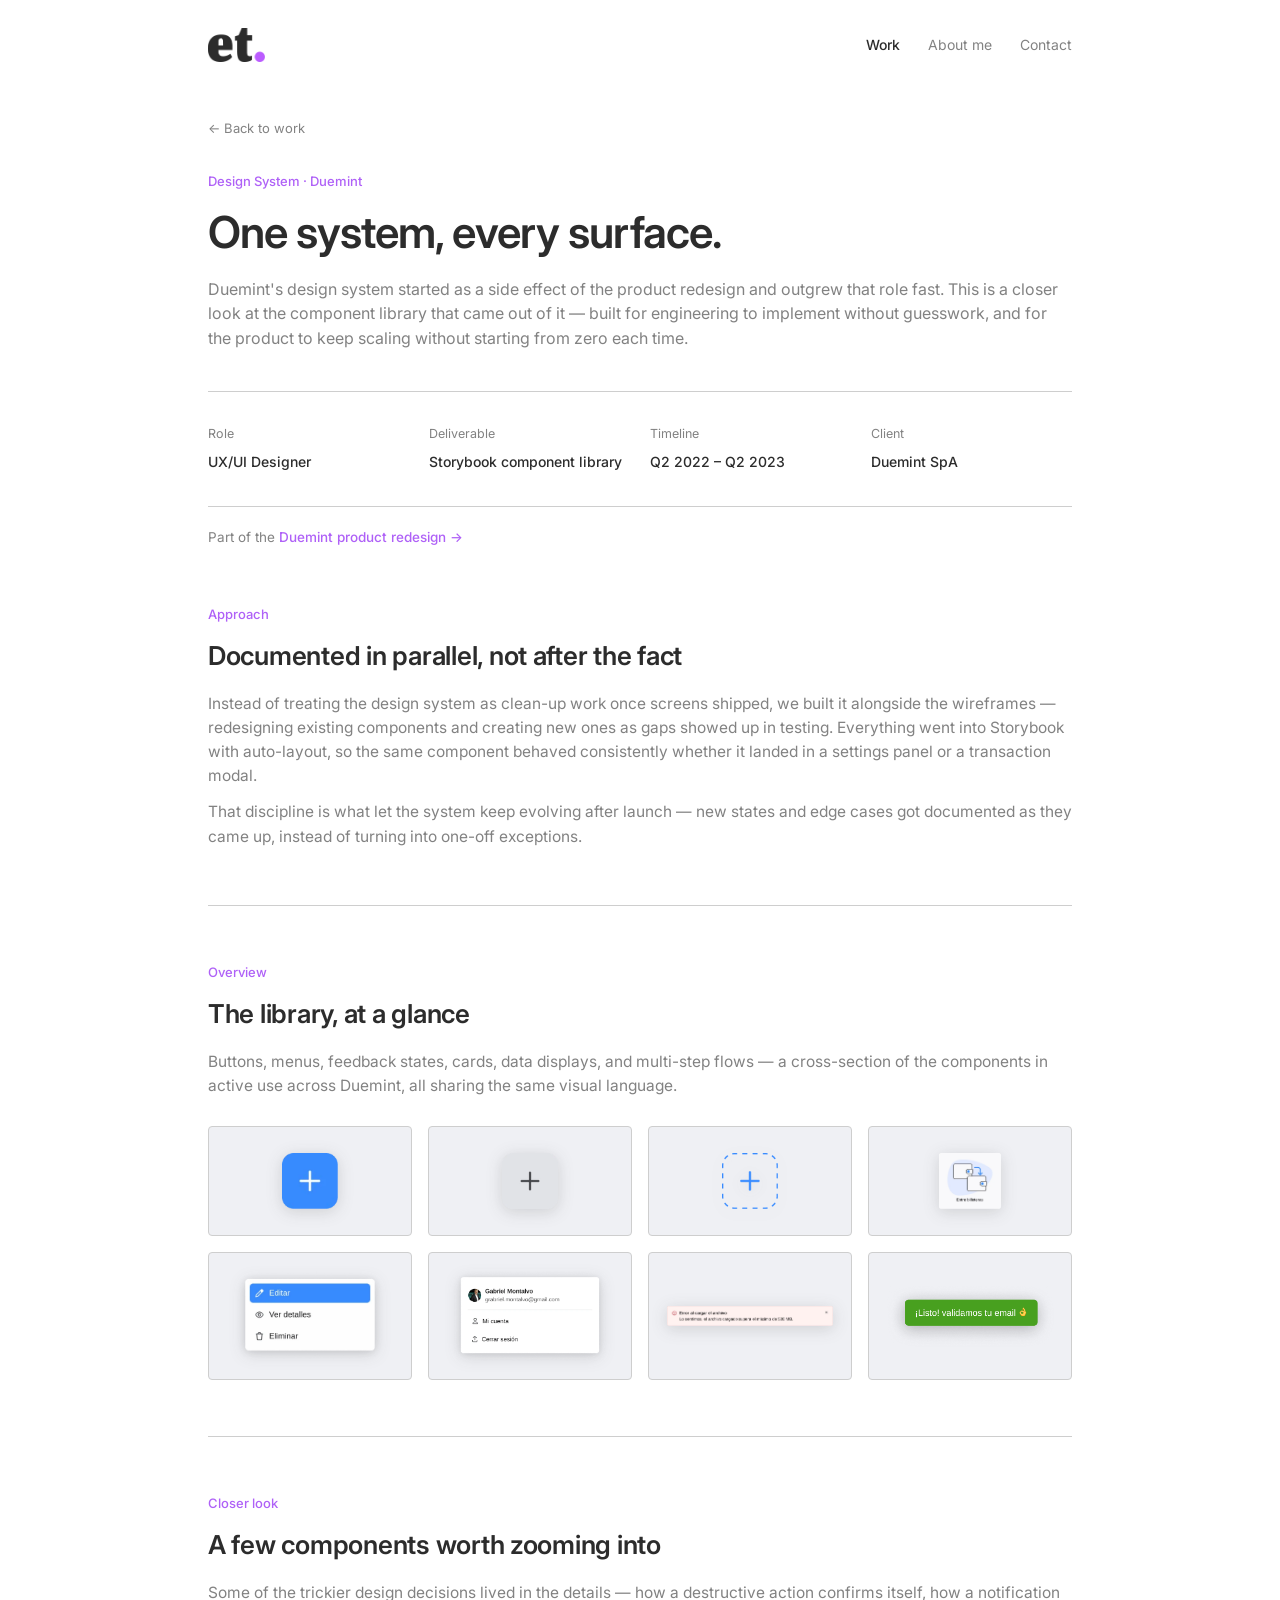
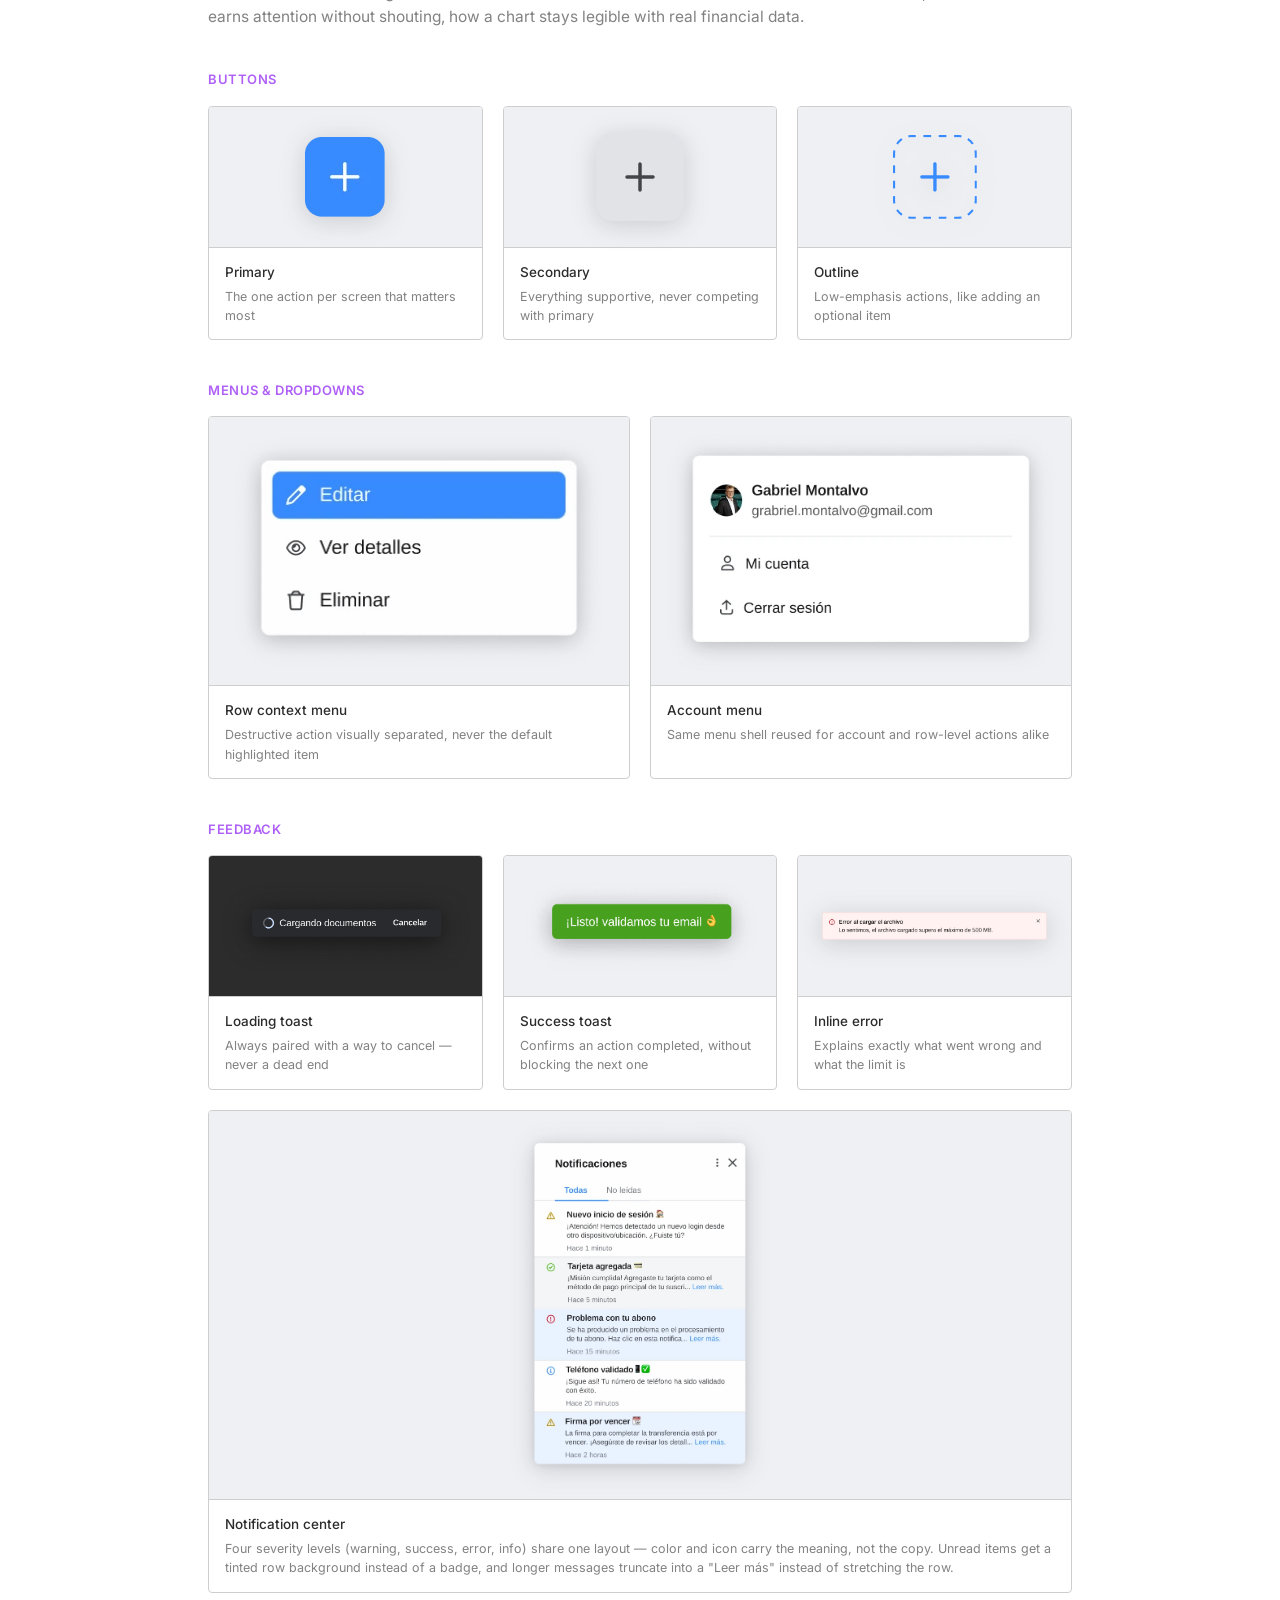
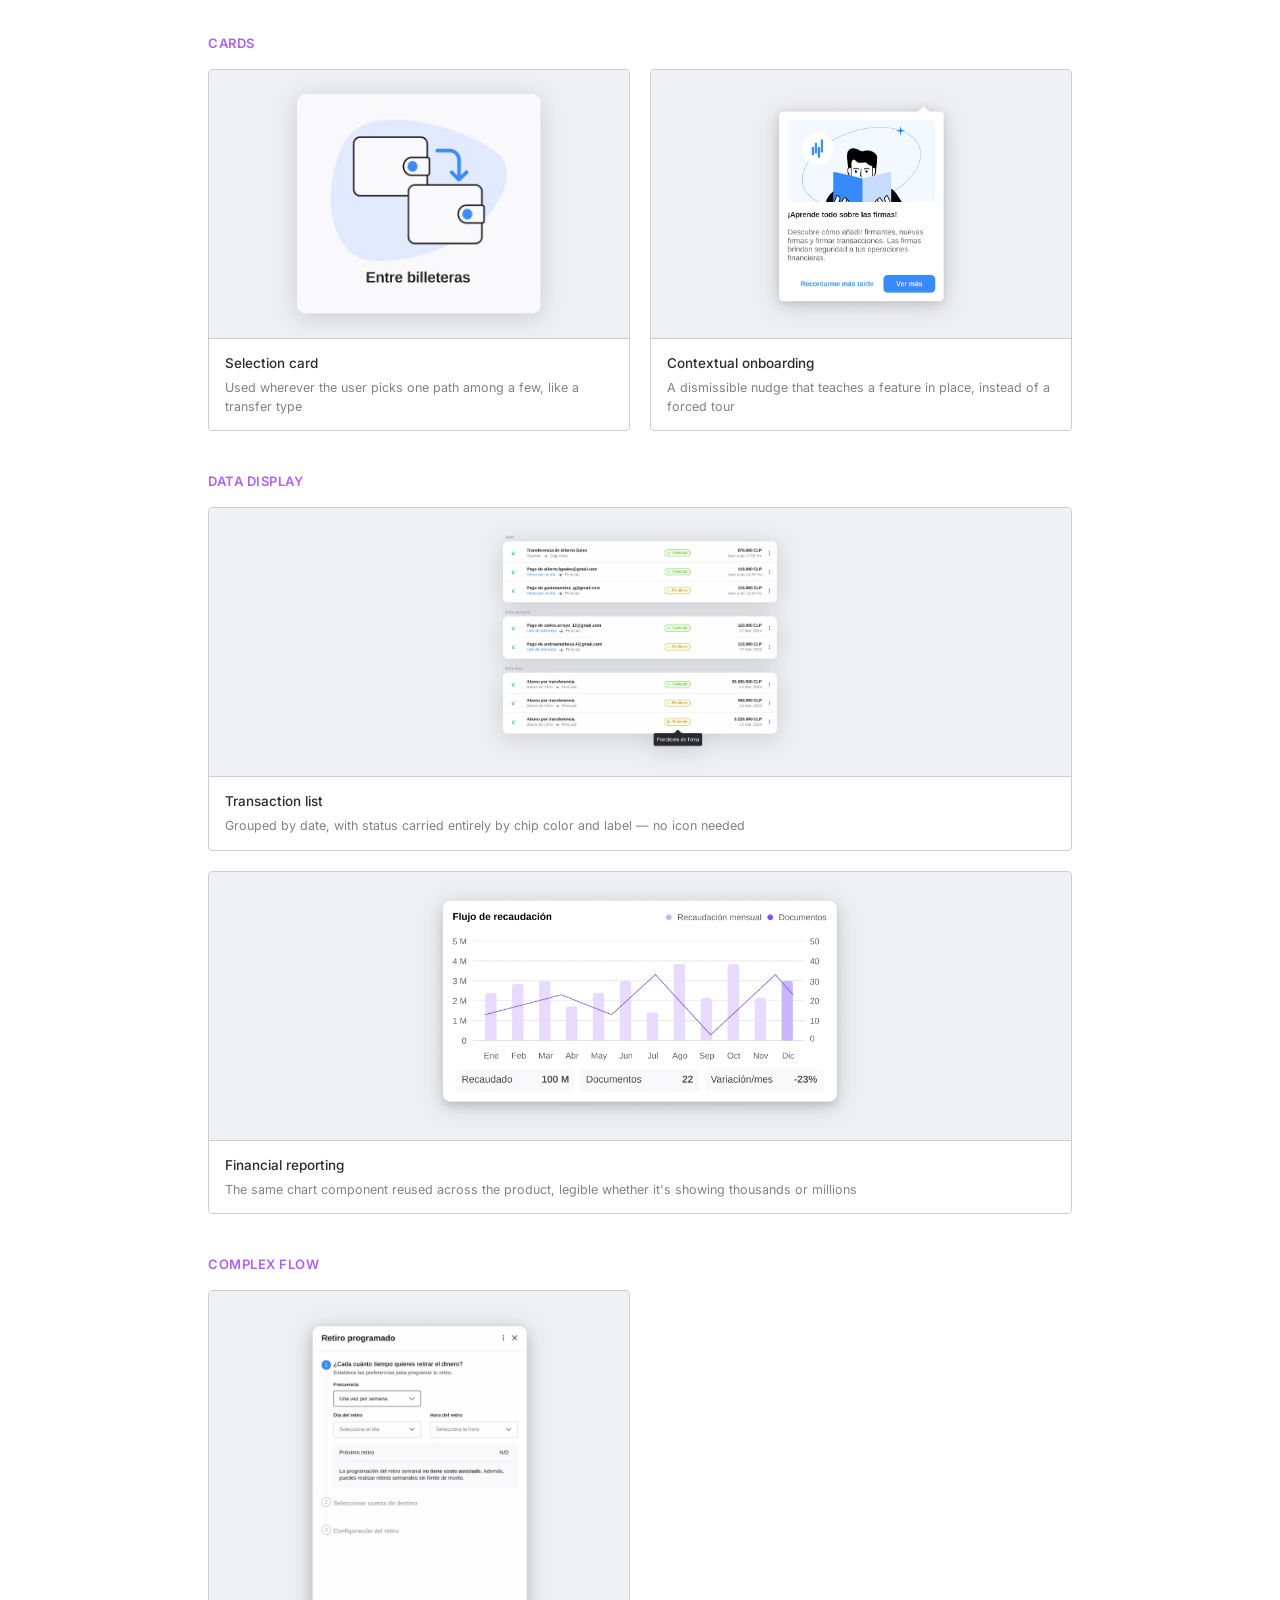
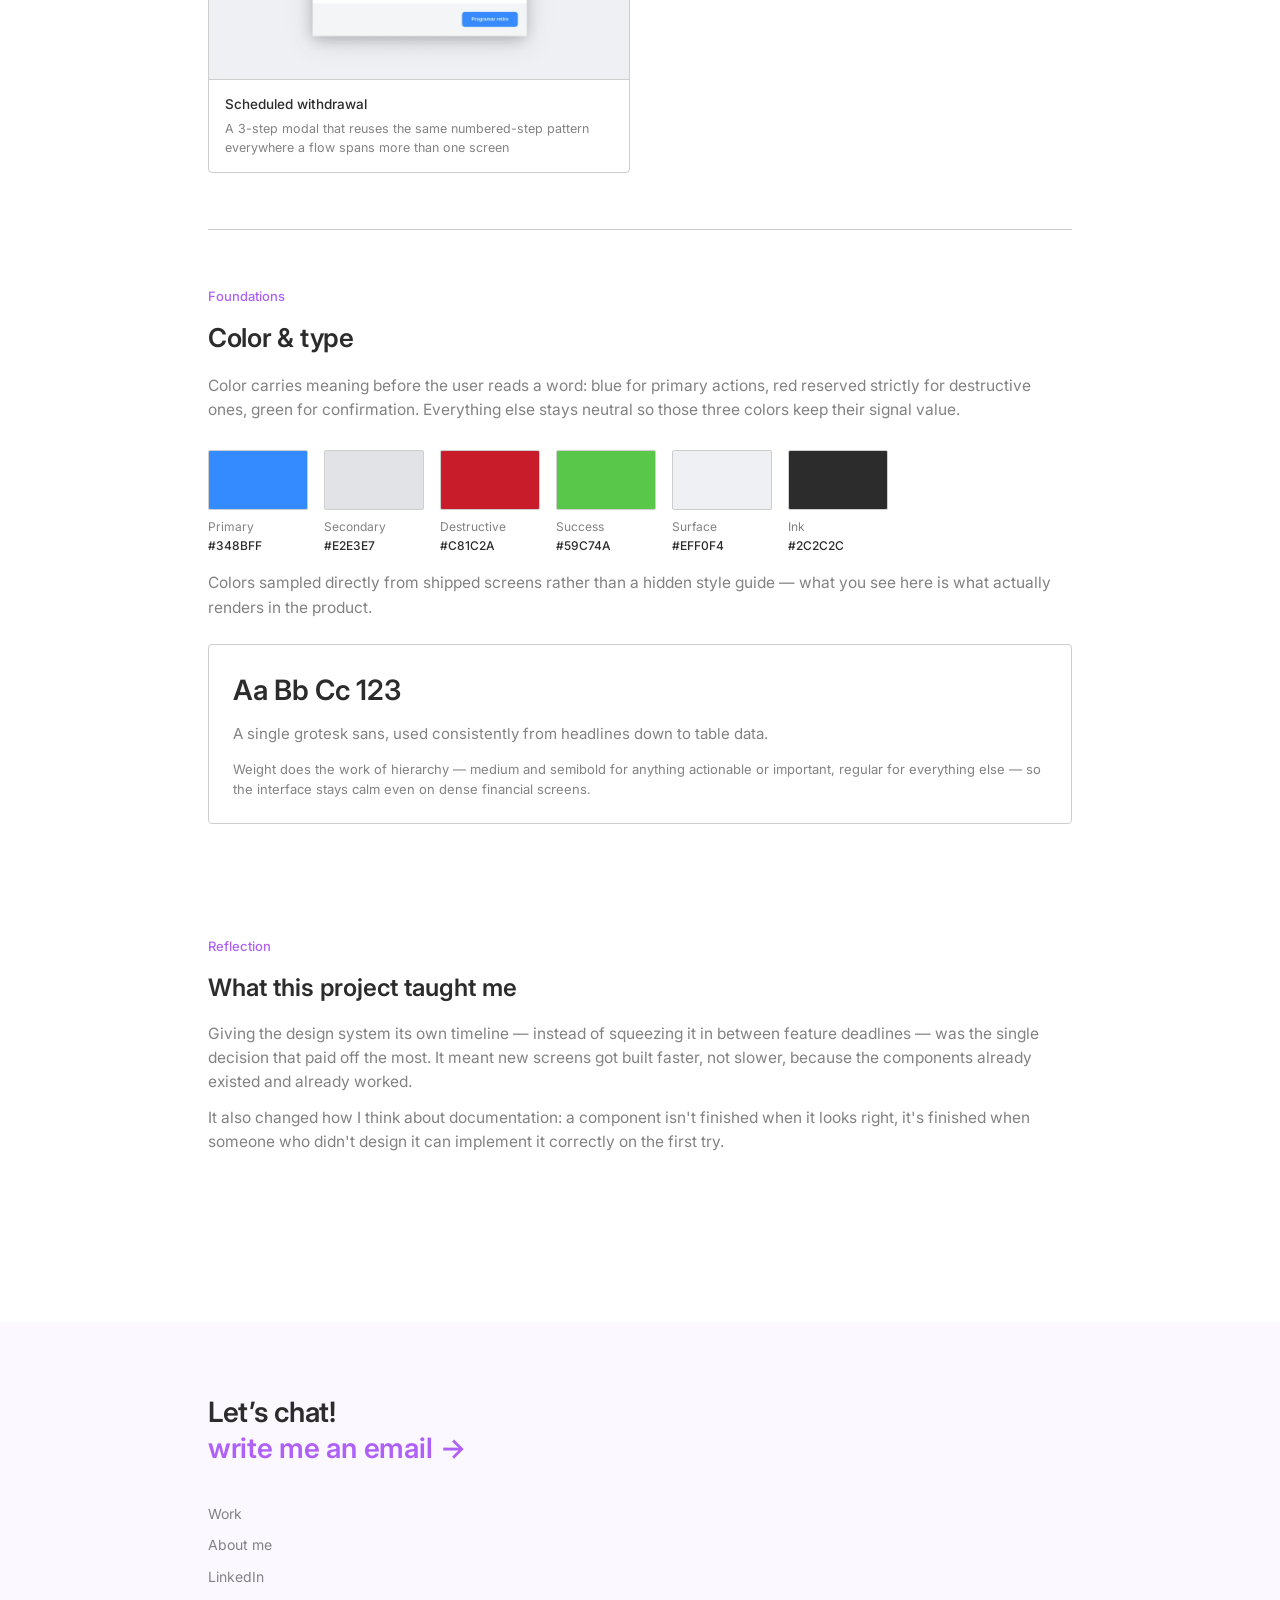
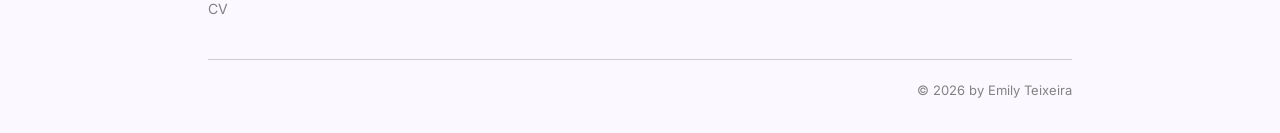
<file: case-study-duemint-design-system.html>
<!DOCTYPE html>
<html lang="en">
<head>
<meta charset="UTF-8">
<meta name="viewport" content="width=device-width, initial-scale=1.0">
<meta name="description" content="One system, every surface — the component library behind the Duemint redesign, built for engineering to implement without guesswork and for the product to keep scaling.">
<meta name="author" content="Emily Teixeira">
<meta property="og:title" content="Duemint Design System — Emily Teixeira">
<meta property="og:description" content="One system, every surface — the component library behind the Duemint redesign, built for engineering to implement without guesswork and for the product to keep scaling.">
<meta property="og:image" content="images/case-study-duemint-design-system-17.webp">
<meta property="og:type" content="website">
<meta name="twitter:card" content="summary_large_image">
<link rel="icon" type="image/svg+xml" href="favicon.svg">
<title>Duemint Design System — Emily Teixeira</title>
<link rel="preconnect" href="https://fonts.googleapis.com">
<link rel="preconnect" href="https://fonts.gstatic.com" crossorigin>
<link href="https://fonts.googleapis.com/css2?family=Inter:ital,opsz,wght@0,14..32,300;0,14..32,400;0,14..32,500;0,14..32,600;0,14..32,700;1,14..32,400&display=swap" rel="stylesheet">
<link rel="stylesheet" href="assets/site.css">
<style>
  :root{
    --paper:#FFFFFF;
    --ink:#2C2C2C;
    --muted:#828282;
    --line:#CECECE;
    --accent:#AF61F7;
    --accent-soft:#FCF8FF;
    --dm-blue:#348BFF;
    --dm-gray:#E2E3E7;
    --dm-red:#C81C2A;
    --dm-green:#59C74A;
    --dm-surface:#EFF0F4;
  }
  *{ margin:0; padding:0; box-sizing:border-box; }
  html{ scroll-behavior:smooth; }
  body{
    background:var(--paper);
    color:var(--ink);
    font-family:'Inter', sans-serif;
    line-height:1.55;
    -webkit-font-smoothing:antialiased;
  }
  a{ color:inherit; text-decoration:none; }
  .wrap{ max-width:920px; margin:0 auto; padding:0 28px; }
  a:focus-visible, button:focus-visible{ outline:2px solid var(--accent); outline-offset:3px; }
  @media (prefers-reduced-motion: reduce){ *{ animation-duration:0.01ms !important; transition-duration:0.01ms !important; } }
  img{ max-width:100%; display:block; }


  .back{ padding:28px 0 0; font-size:13px; color:var(--muted); display:inline-block; }
  .back:hover{ color:var(--accent); }

  .cs-hero{ padding:28px 0 40px; }
  .eyebrow{ font-size:13px; color:var(--accent); font-weight:500; }
  .cs-hero h1{
    font-family:'Inter', sans-serif;
    font-weight:600;
    font-size:clamp(30px, 4.4vw, 44px);
    line-height:1.18;
    letter-spacing:-0.02em;
    margin-top:14px;
  }
  .cs-hero p{ margin-top:18px; font-size:16px; color:var(--muted); }

  .meta-grid{
    display:grid;
    grid-template-columns:repeat(4, 1fr);
    gap:20px;
    padding:32px 0;
    border-top:1px solid var(--line);
    border-bottom:1px solid var(--line);
  }
  .meta-grid div span{ display:block; font-size:12.5px; color:var(--muted); margin-bottom:6px; }
  .meta-grid div strong{ font-size:14px; font-weight:500; }
  @media (max-width:720px){ .meta-grid{ grid-template-columns:repeat(2, 1fr); } }

  .parent-note{
    font-size:13.5px;
    color:var(--muted);
    padding:20px 0 0;
  }
  .parent-note a{ color:var(--accent); font-weight:500; }

  section.stage{ padding:56px 0; border-bottom:1px solid var(--line); }
  section.stage:last-of-type{ border-bottom:none; }
  .stage .eyebrow{ margin-bottom:12px; display:block; }
  .stage h2{
    font-family:'Inter', sans-serif;
    font-weight:600;
    font-size:26px;
    letter-spacing:-0.01em;
    margin-bottom:16px;
  }
  .stage p{ color:var(--muted); font-size:15.5px; }
  .stage p + p{ margin-top:12px; }

  .comp-grid{
    display:grid;
    grid-template-columns:repeat(4, 1fr);
    gap:16px;
    margin-top:28px;
  }
  @media (max-width:640px){ .comp-grid{ grid-template-columns:repeat(2,1fr); } }
  .comp-tile{
    border:1px solid var(--line);
    border-radius:4px;
    background:var(--dm-surface);
    padding:18px;
    display:flex;
    align-items:center;
    justify-content:center;
    min-height:110px;
  }
  .comp-tile img{ max-width:100%; max-height:90px; width:auto; filter:drop-shadow(0 3px 8px rgba(44,44,44,0.16)); }
  .comp-tile.small img{ max-height:56px; }

  .group-label{
    font-family:'Inter', sans-serif;
    font-size:13px;
    font-weight:600;
    color:var(--accent);
    text-transform:uppercase;
    letter-spacing:0.04em;
    margin-top:40px;
    margin-bottom:4px;
  }
  .stage h3.group-label{ margin-top:40px; }

  .row-grid{
    display:grid;
    gap:20px;
    margin-top:16px;
  }
  .row-grid.two{ grid-template-columns:1fr 1fr; }
  .row-grid.three{ grid-template-columns:repeat(3,1fr); }
  @media (max-width:720px){ .row-grid.two, .row-grid.three{ grid-template-columns:1fr; } }
  /* card as a column so the caption band absorbs the leftover height of a stretched
     grid row: dividers line up and no dead space is left under a shorter caption */
  .row-grid .card{ border:1px solid var(--line); border-radius:4px; overflow:hidden; display:flex; flex-direction:column; }
  .row-grid .card.wide{ grid-column:1 / -1; }
  .row-grid .imgwrap{
    background:var(--dm-surface);
    padding:24px;
    display:flex;
    align-items:center;
    justify-content:center;
    min-height:140px;
  }
  .row-grid .imgwrap.dark{ background:var(--ink); }
  .row-grid .imgwrap.tall{ min-height:280px; align-items:flex-start; }
  .row-grid .imgwrap img{ max-width:100%; max-height:220px; width:auto; margin:0 auto; filter:drop-shadow(0 4px 12px rgba(44,44,44,0.18)); }
  .row-grid .imgwrap.dark img{ filter:drop-shadow(0 4px 14px rgba(0,0,0,0.45)); }
  .row-grid .imgwrap.tall img{ max-height:340px; }
  .row-grid .cap{ padding:14px 16px; border-top:1px solid var(--line); flex:1; }
  .row-grid .cap .t{ font-size:13.5px; font-weight:500; color:var(--ink); }
  .row-grid .cap .d{ font-size:12.5px; color:var(--muted); margin-top:4px; }

  .grid-shot{
    margin-top:28px;
    border:1px solid var(--line);
    border-radius:4px;
    padding:28px;
    background:var(--dm-surface);
  }
  .grid-shot img{ border-radius:2px; filter:drop-shadow(0 4px 14px rgba(44,44,44,0.14)); }
  .grid-shot .cap{ margin-top:16px; font-size:13px; color:var(--muted); }

  .closer-grid{
    display:grid;
    grid-template-columns:1fr 1fr;
    gap:24px;
    margin-top:28px;
  }
  @media (max-width:640px){ .closer-grid{ grid-template-columns:1fr; } }
  /* card as a column so the caption band absorbs the leftover height of a stretched
     grid row: dividers line up and no dead space is left under a shorter caption */
  .closer-grid .card{ border:1px solid var(--line); border-radius:4px; overflow:hidden; display:flex; flex-direction:column; }
  .closer-grid .card .imgwrap{ background:var(--dm-surface); padding:20px; display:flex; align-items:center; justify-content:center; min-height:160px; }
  .closer-grid .card img{ max-height:220px; width:auto; margin:0 auto; }
  .closer-grid .card .cap{ padding:14px 16px; border-top:1px solid var(--line); flex:1; }
  .closer-grid .card .cap .t{ font-size:13.5px; font-weight:500; color:var(--ink); }
  .closer-grid .card .cap .d{ font-size:12.5px; color:var(--muted); margin-top:4px; }
  .closer-grid .card.wide{ grid-column:span 2; }
  @media (max-width:640px){ .closer-grid .card.wide{ grid-column:span 1; } }

  .palette-row{ display:flex; gap:16px; margin-top:28px; flex-wrap:wrap; }
  .swatch{ width:100px; }
  .swatch .chip{ width:100px; height:60px; border-radius:2px; border:1px solid var(--line); }
  .swatch .label{ font-size:12px; color:var(--muted); margin-top:8px; }
  .swatch .hex{ font-size:12px; color:var(--ink); font-weight:500; }
  .palette-note{ font-size:13px; color:var(--muted); margin-top:16px; }

  .type-note{
    margin-top:24px;
    border:1px solid var(--line);
    border-radius:4px;
    padding:24px;
  }
  .type-note .sample{ font-size:28px; font-weight:600; letter-spacing:-0.01em; }
  .type-note .sample2{ font-size:15px; font-weight:400; color:var(--muted); margin-top:10px; }
  .type-note .d{ font-size:13px; color:var(--muted); margin-top:14px; }

  .reflection{ padding:56px 0 72px; }
  .reflection .eyebrow{ margin-bottom:12px; display:block; }
  .reflection h2{ font-family:'Inter', sans-serif; font-weight:600; font-size:24px; margin-bottom:16px; }
  .reflection p{ color:var(--muted); font-size:15.5px; }
  .reflection p + p{ margin-top:12px; }

</style>
</head>
<body>

<div class="wrap">

  <header class="site-header">
    <a class="brand" href="index.html" aria-label="Emily Teixeira — home">
      <img src="images/logo-et.png" alt="Emily Teixeira" width="257" height="152">
    </a>
    <nav class="site-nav" aria-label="Main">
      <a href="work.html" aria-current="page">Work</a>
      <a href="about.html">About me</a>
      <a href="about.html#contact">Contact</a>
    </nav>
  </header>

  <a class="back" href="work.html">← Back to work</a>

  <section class="cs-hero">
    <span class="eyebrow">Design System · Duemint</span>
    <h1>One system, every surface.</h1>
    <p>Duemint's design system started as a side effect of the product redesign and outgrew that role fast. This is a closer look at the component library that came out of it — built for engineering to implement without guesswork, and for the product to keep scaling without starting from zero each time.</p>
  </section>

  <div class="meta-grid">
    <div><span>Role</span><strong>UX/UI Designer</strong></div>
    <div><span>Deliverable</span><strong>Storybook component library</strong></div>
    <div><span>Timeline</span><strong>Q2 2022 – Q2 2023</strong></div>
    <div><span>Client</span><strong>Duemint SpA</strong></div>
  </div>

  <p class="parent-note">Part of the <a href="case-study-duemint.html">Duemint product redesign →</a></p>

  <section class="stage">
    <span class="eyebrow">Approach</span>
    <h2>Documented in parallel, not after the fact</h2>
    <p>Instead of treating the design system as clean-up work once screens shipped, we built it alongside the wireframes — redesigning existing components and creating new ones as gaps showed up in testing. Everything went into Storybook with auto-layout, so the same component behaved consistently whether it landed in a settings panel or a transaction modal.</p>
    <p>That discipline is what let the system keep evolving after launch — new states and edge cases got documented as they came up, instead of turning into one-off exceptions.</p>
  </section>

  <section class="stage">
    <span class="eyebrow">Overview</span>
    <h2>The library, at a glance</h2>
    <p>Buttons, menus, feedback states, cards, data displays, and multi-step flows — a cross-section of the components in active use across Duemint, all sharing the same visual language.</p>
    <div class="comp-grid">
      <div class="comp-tile small"><img loading="lazy" decoding="async" src="images/case-study-duemint-design-system-01.webp" alt="Primary solid button"></div>
      <div class="comp-tile small"><img loading="lazy" decoding="async" src="images/case-study-duemint-design-system-02.webp" alt="Secondary solid button"></div>
      <div class="comp-tile small"><img loading="lazy" decoding="async" src="images/case-study-duemint-design-system-03.png" alt="Outline button"></div>
      <div class="comp-tile small"><img loading="lazy" decoding="async" src="images/case-study-duemint-design-system-04.webp" alt="Selection card for transferring between wallets"></div>
      <div class="comp-tile"><img loading="lazy" decoding="async" src="images/case-study-duemint-design-system-05.webp" alt="Context menu with edit, view and delete actions"></div>
      <div class="comp-tile"><img loading="lazy" decoding="async" src="images/case-study-duemint-design-system-06.webp" alt="User account dropdown menu"></div>
      <div class="comp-tile"><img loading="lazy" decoding="async" src="images/case-study-duemint-design-system-07.webp" alt="Error alert banner"></div>
      <div class="comp-tile"><img loading="lazy" decoding="async" src="images/case-study-duemint-design-system-08.png" alt="Success toast confirming an email was validated"></div>
    </div>
  </section>

  <section class="stage">
    <span class="eyebrow">Closer look</span>
    <h2>A few components worth zooming into</h2>
    <p>Some of the trickier design decisions lived in the details — how a destructive action confirms itself, how a notification earns attention without shouting, how a chart stays legible with real financial data.</p>

    <h3 class="group-label">Buttons</h3>
    <div class="row-grid three">
      <div class="card">
        <div class="imgwrap"><img loading="lazy" decoding="async" src="images/case-study-duemint-design-system-09.webp" alt="Primary solid icon button"></div>
        <div class="cap"><div class="t">Primary</div><div class="d">The one action per screen that matters most</div></div>
      </div>
      <div class="card">
        <div class="imgwrap"><img loading="lazy" decoding="async" src="images/case-study-duemint-design-system-10.webp" alt="Secondary solid icon button"></div>
        <div class="cap"><div class="t">Secondary</div><div class="d">Everything supportive, never competing with primary</div></div>
      </div>
      <div class="card">
        <div class="imgwrap"><img loading="lazy" decoding="async" src="images/case-study-duemint-design-system-11.png" alt="Outline icon button"></div>
        <div class="cap"><div class="t">Outline</div><div class="d">Low-emphasis actions, like adding an optional item</div></div>
      </div>
    </div>

    <h3 class="group-label">Menus &amp; dropdowns</h3>
    <div class="row-grid two">
      <div class="card">
        <div class="imgwrap"><img loading="lazy" decoding="async" src="images/case-study-duemint-design-system-12.webp" alt="Context menu with edit, view details and delete"></div>
        <div class="cap"><div class="t">Row context menu</div><div class="d">Destructive action visually separated, never the default highlighted item</div></div>
      </div>
      <div class="card">
        <div class="imgwrap"><img loading="lazy" decoding="async" src="images/case-study-duemint-design-system-13.webp" alt="User account dropdown menu"></div>
        <div class="cap"><div class="t">Account menu</div><div class="d">Same menu shell reused for account and row-level actions alike</div></div>
      </div>
    </div>

    <h3 class="group-label">Feedback</h3>
    <div class="row-grid three">
      <div class="card">
        <div class="imgwrap dark"><img loading="lazy" decoding="async" src="images/case-study-duemint-design-system-14.png" alt="Loading toast for uploading documents"></div>
        <div class="cap"><div class="t">Loading toast</div><div class="d">Always paired with a way to cancel — never a dead end</div></div>
      </div>
      <div class="card">
        <div class="imgwrap"><img loading="lazy" decoding="async" src="images/case-study-duemint-design-system-15.png" alt="Success toast confirming email validation"></div>
        <div class="cap"><div class="t">Success toast</div><div class="d">Confirms an action completed, without blocking the next one</div></div>
      </div>
      <div class="card">
        <div class="imgwrap"><img loading="lazy" decoding="async" src="images/case-study-duemint-design-system-16.webp" alt="Error alert banner for a file that exceeded the size limit"></div>
        <div class="cap"><div class="t">Inline error</div><div class="d">Explains exactly what went wrong and what the limit is</div></div>
      </div>
      <div class="card wide">
        <div class="imgwrap tall"><img loading="lazy" decoding="async" src="images/case-study-duemint-design-system-17.webp" alt="Notification center with tabs for all and unread notifications"></div>
        <div class="cap"><div class="t">Notification center</div><div class="d">Four severity levels (warning, success, error, info) share one layout — color and icon carry the meaning, not the copy. Unread items get a tinted row background instead of a badge, and longer messages truncate into a "Leer más" instead of stretching the row.</div></div>
      </div>
    </div>

    <h3 class="group-label">Cards</h3>
    <div class="row-grid two">
      <div class="card">
        <div class="imgwrap"><img loading="lazy" decoding="async" src="images/case-study-duemint-design-system-18.webp" alt="Selection card for transferring between wallets"></div>
        <div class="cap"><div class="t">Selection card</div><div class="d">Used wherever the user picks one path among a few, like a transfer type</div></div>
      </div>
      <div class="card">
        <div class="imgwrap"><img loading="lazy" decoding="async" src="images/case-study-duemint-design-system-19.webp" alt="Onboarding card inviting the user to learn about e-signatures"></div>
        <div class="cap"><div class="t">Contextual onboarding</div><div class="d">A dismissible nudge that teaches a feature in place, instead of a forced tour</div></div>
      </div>
    </div>

    <h3 class="group-label">Data display</h3>
    <div class="row-grid two">
      <div class="card wide">
        <div class="imgwrap"><img loading="lazy" decoding="async" src="images/case-study-duemint-design-system-20.webp" alt="Transactions list grouped by date with status chips"></div>
        <div class="cap"><div class="t">Transaction list</div><div class="d">Grouped by date, with status carried entirely by chip color and label — no icon needed</div></div>
      </div>
    </div>
    <div class="row-grid two" style="margin-top:20px;">
      <div class="card wide">
        <div class="imgwrap"><img loading="lazy" decoding="async" src="images/case-study-duemint-design-system-21.webp" alt="Chart showing monthly collection flow and document count"></div>
        <div class="cap"><div class="t">Financial reporting</div><div class="d">The same chart component reused across the product, legible whether it's showing thousands or millions</div></div>
      </div>
    </div>

    <h3 class="group-label">Complex flow</h3>
    <div class="row-grid two">
      <div class="card">
        <div class="imgwrap tall"><img loading="lazy" decoding="async" src="images/case-study-duemint-design-system-22.webp" alt="Multi-step modal for scheduling a recurring withdrawal"></div>
        <div class="cap"><div class="t">Scheduled withdrawal</div><div class="d">A 3-step modal that reuses the same numbered-step pattern everywhere a flow spans more than one screen</div></div>
      </div>
    </div>
  </section>

  <section class="stage" style="border-bottom:none;">
    <span class="eyebrow">Foundations</span>
    <h2>Color &amp; type</h2>
    <p>Color carries meaning before the user reads a word: blue for primary actions, red reserved strictly for destructive ones, green for confirmation. Everything else stays neutral so those three colors keep their signal value.</p>
    <div class="palette-row">
      <div class="swatch"><div class="chip" style="background:var(--dm-blue)"></div><div class="label">Primary</div><div class="hex">#348BFF</div></div>
      <div class="swatch"><div class="chip" style="background:var(--dm-gray)"></div><div class="label">Secondary</div><div class="hex">#E2E3E7</div></div>
      <div class="swatch"><div class="chip" style="background:var(--dm-red)"></div><div class="label">Destructive</div><div class="hex">#C81C2A</div></div>
      <div class="swatch"><div class="chip" style="background:var(--dm-green)"></div><div class="label">Success</div><div class="hex">#59C74A</div></div>
      <div class="swatch"><div class="chip" style="background:var(--dm-surface)"></div><div class="label">Surface</div><div class="hex">#EFF0F4</div></div>
      <div class="swatch"><div class="chip" style="background:var(--ink)"></div><div class="label">Ink</div><div class="hex">#2C2C2C</div></div>
    </div>
    <p class="palette-note">Colors sampled directly from shipped screens rather than a hidden style guide — what you see here is what actually renders in the product.</p>
    <div class="type-note">
      <div class="sample">Aa Bb Cc 123</div>
      <div class="sample2">A single grotesk sans, used consistently from headlines down to table data.</div>
      <div class="d">Weight does the work of hierarchy — medium and semibold for anything actionable or important, regular for everything else — so the interface stays calm even on dense financial screens.</div>
    </div>
  </section>


  <section class="reflection">
    <span class="eyebrow">Reflection</span>
    <h2>What this project taught me</h2>
    <p>Giving the design system its own timeline — instead of squeezing it in between feature deadlines — was the single decision that paid off the most. It meant new screens got built faster, not slower, because the components already existed and already worked.</p>
    <p>It also changed how I think about documentation: a component isn't finished when it looks right, it's finished when someone who didn't design it can implement it correctly on the first try.</p>
  </section>

  </div>

<footer class="site-footer">
  <div class="wrap">
    <p class="footer-lead">Let&rsquo;s chat!<br>
      <a href="mailto:eteixeiradesign@gmail.com">write me an email <span aria-hidden="true">&rarr;</span></a>
    </p>
    <nav class="footer-links" aria-label="Footer">
      <a href="work.html">Work</a>
      <a href="about.html">About me</a>
      <a href="https://www.linkedin.com/in/emilyteixeira-productdesigner/" target="_blank" rel="noopener noreferrer">LinkedIn</a>
      <a href="https://www.linkedin.com/in/emilyteixeira-productdesigner/" target="_blank" rel="noopener noreferrer">CV</a>
    </nav>
    <div class="footer-base">&copy; 2026 by Emily Teixeira</div>
  </div>
</footer>

</body>
</html>
</file>
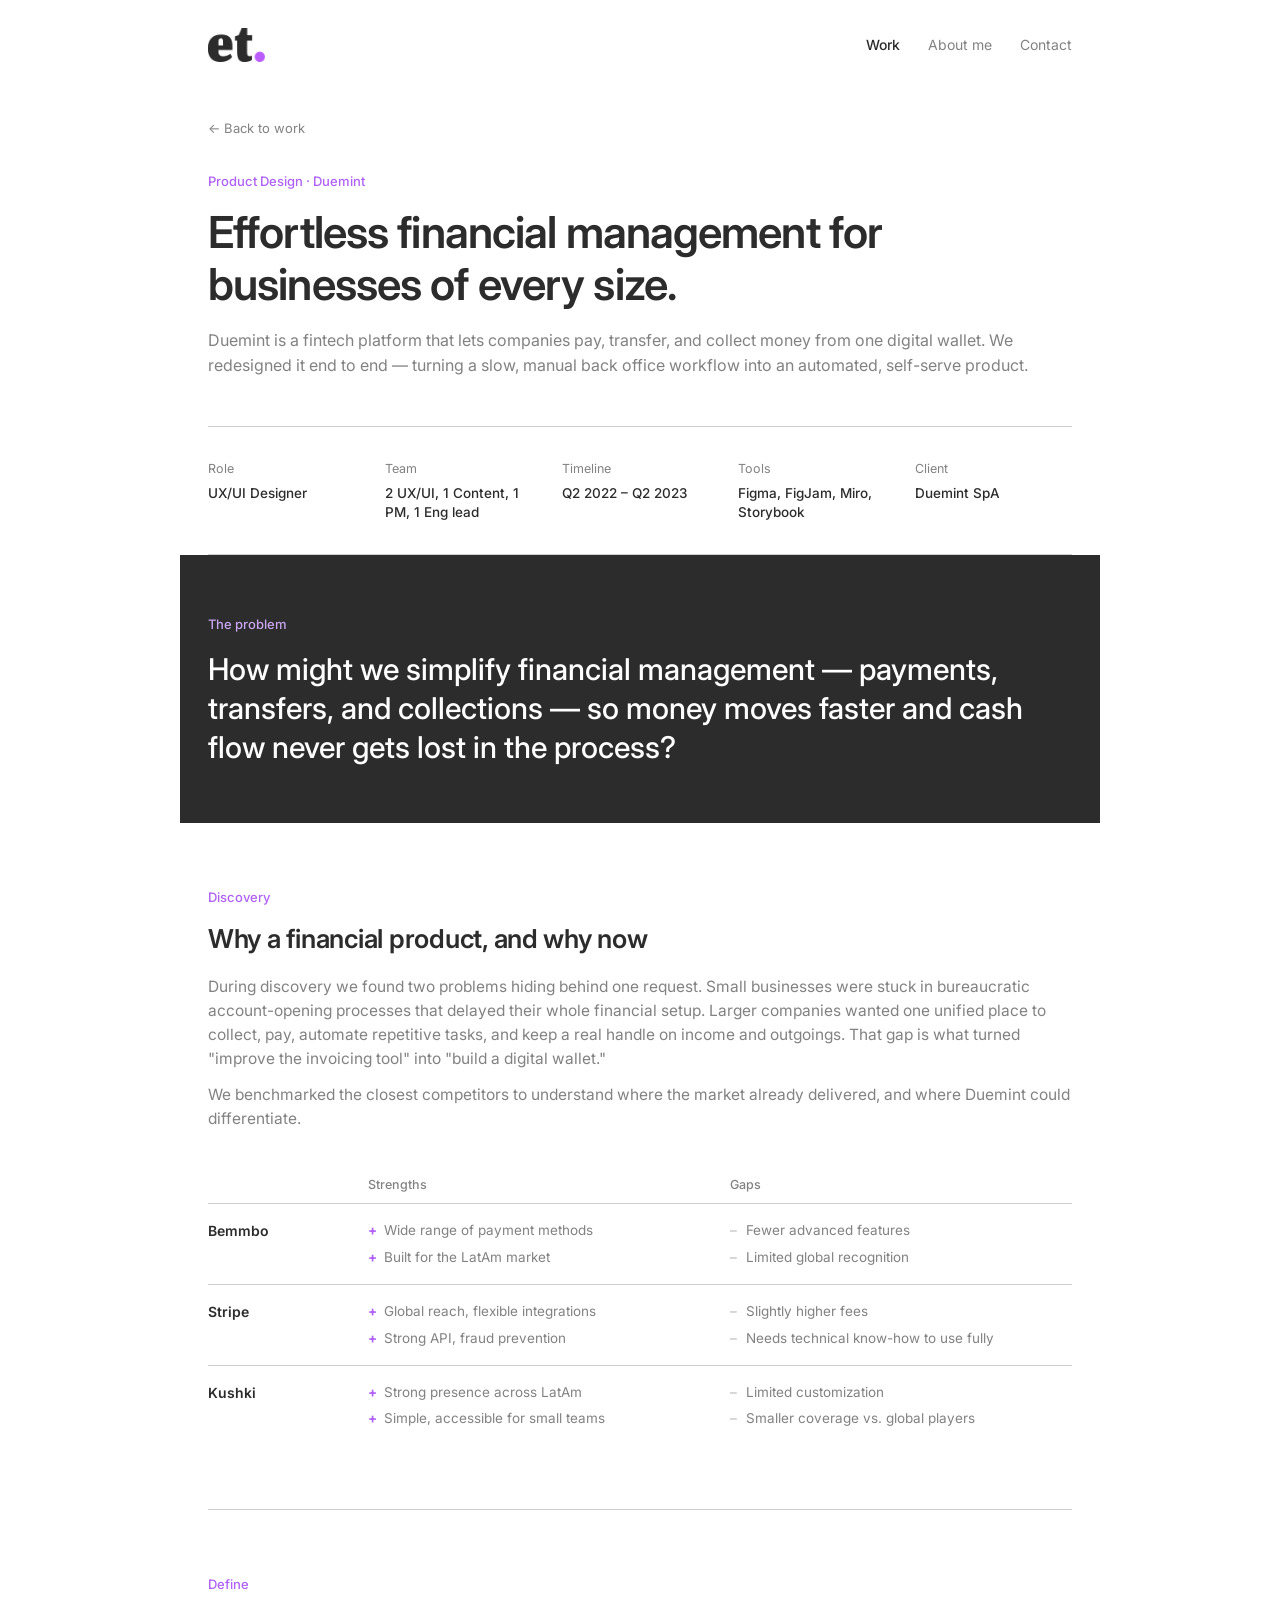
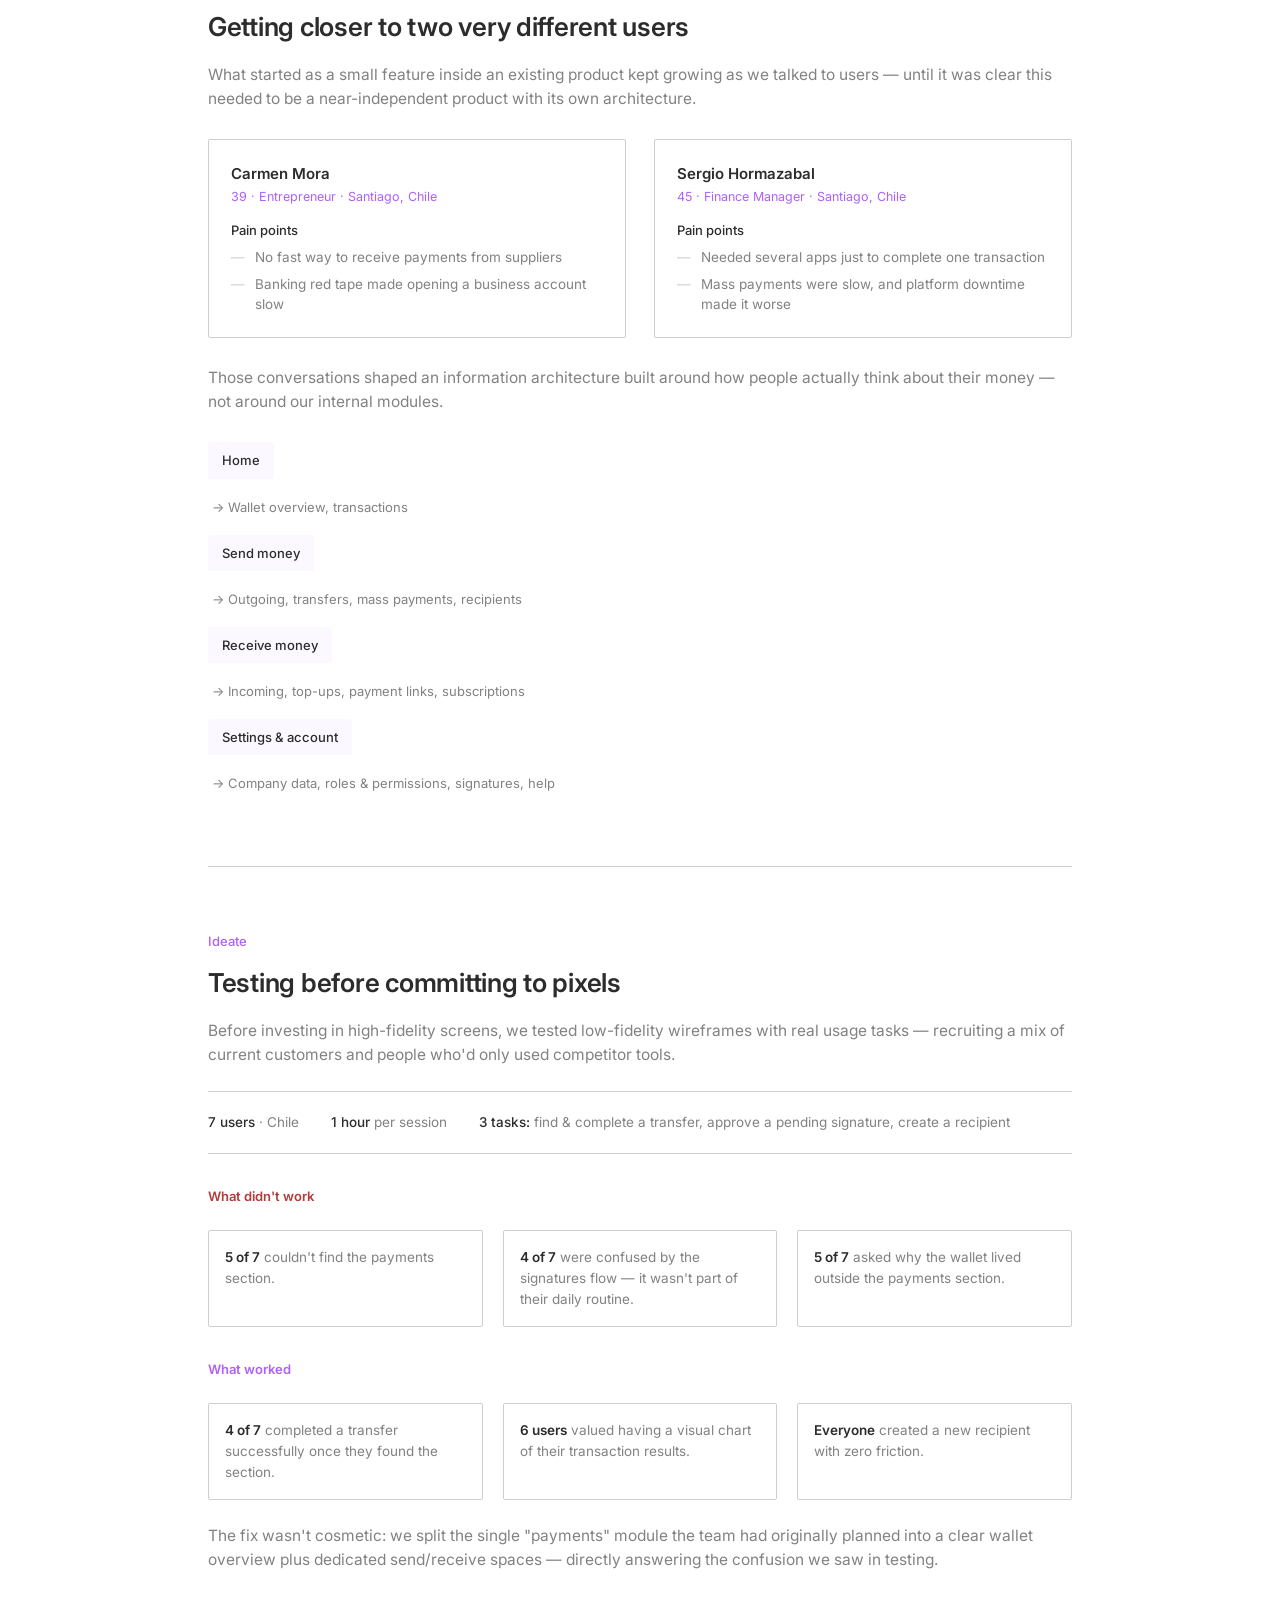
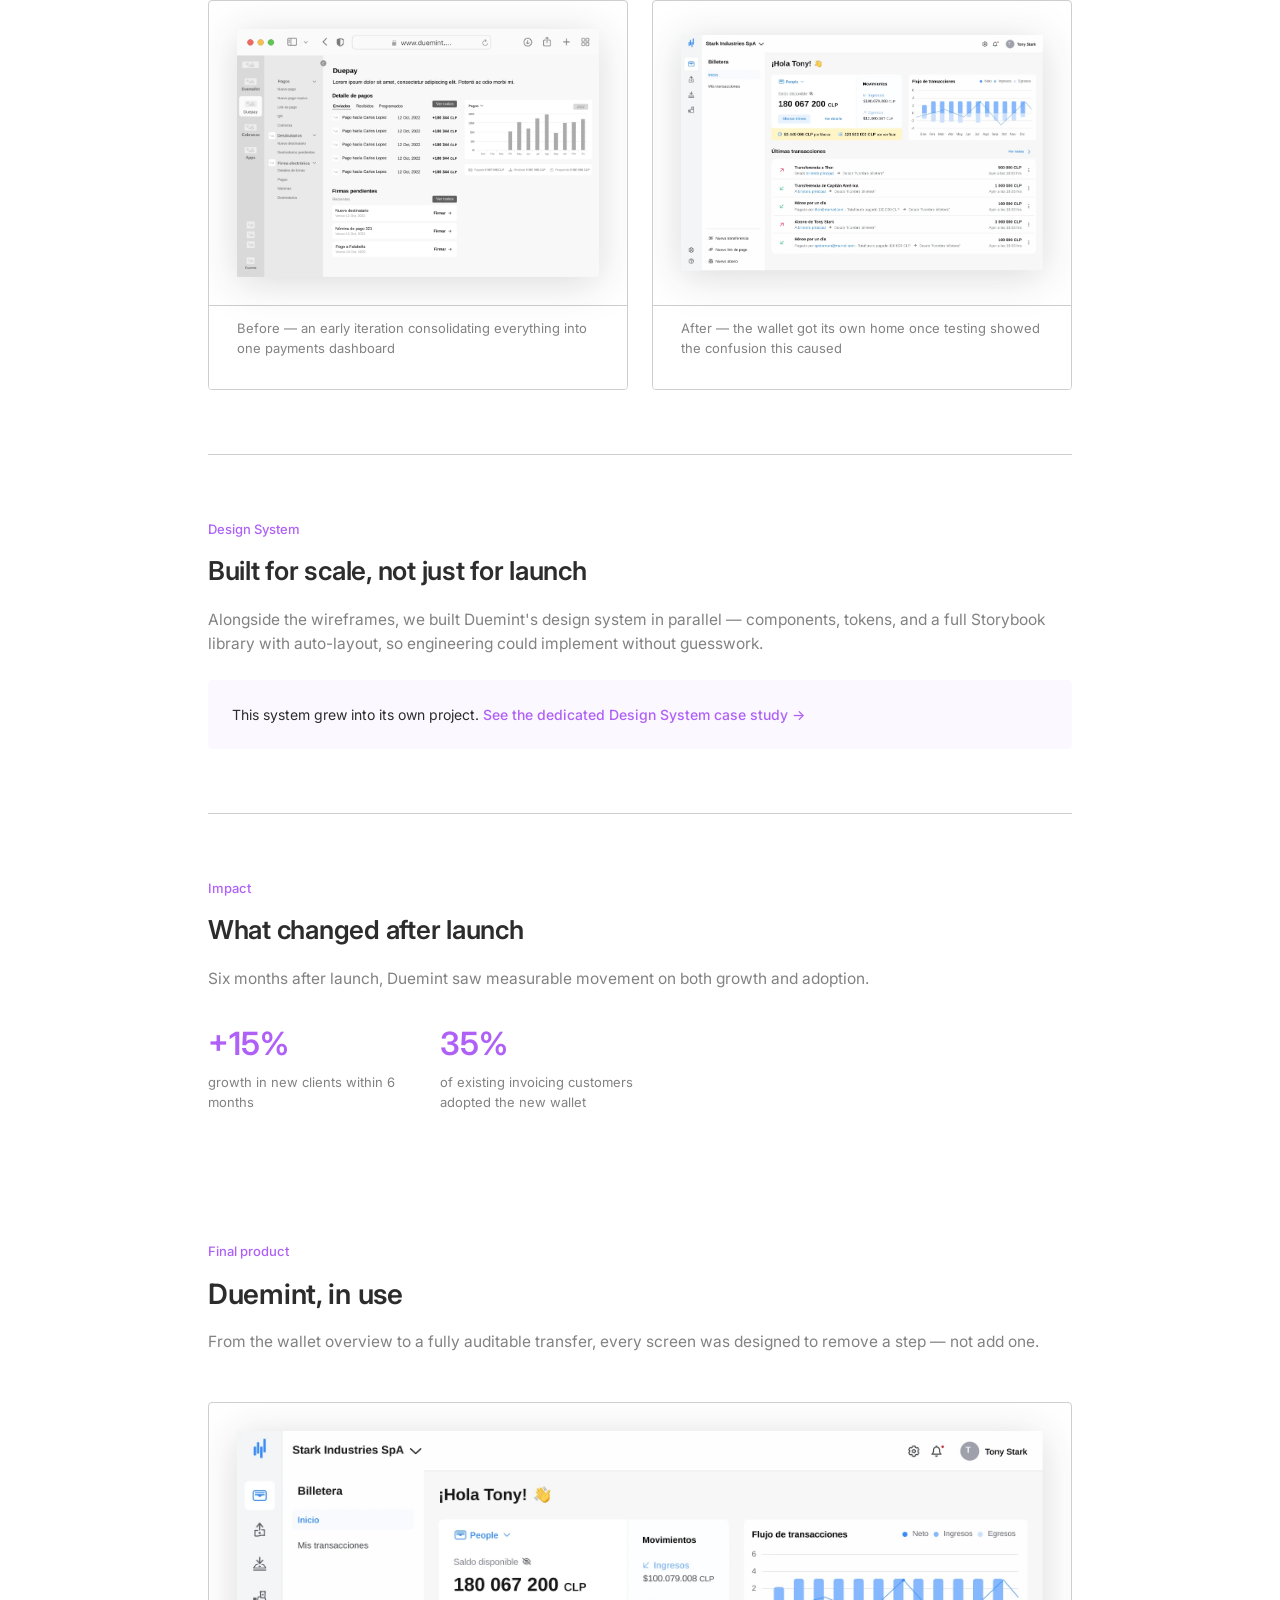
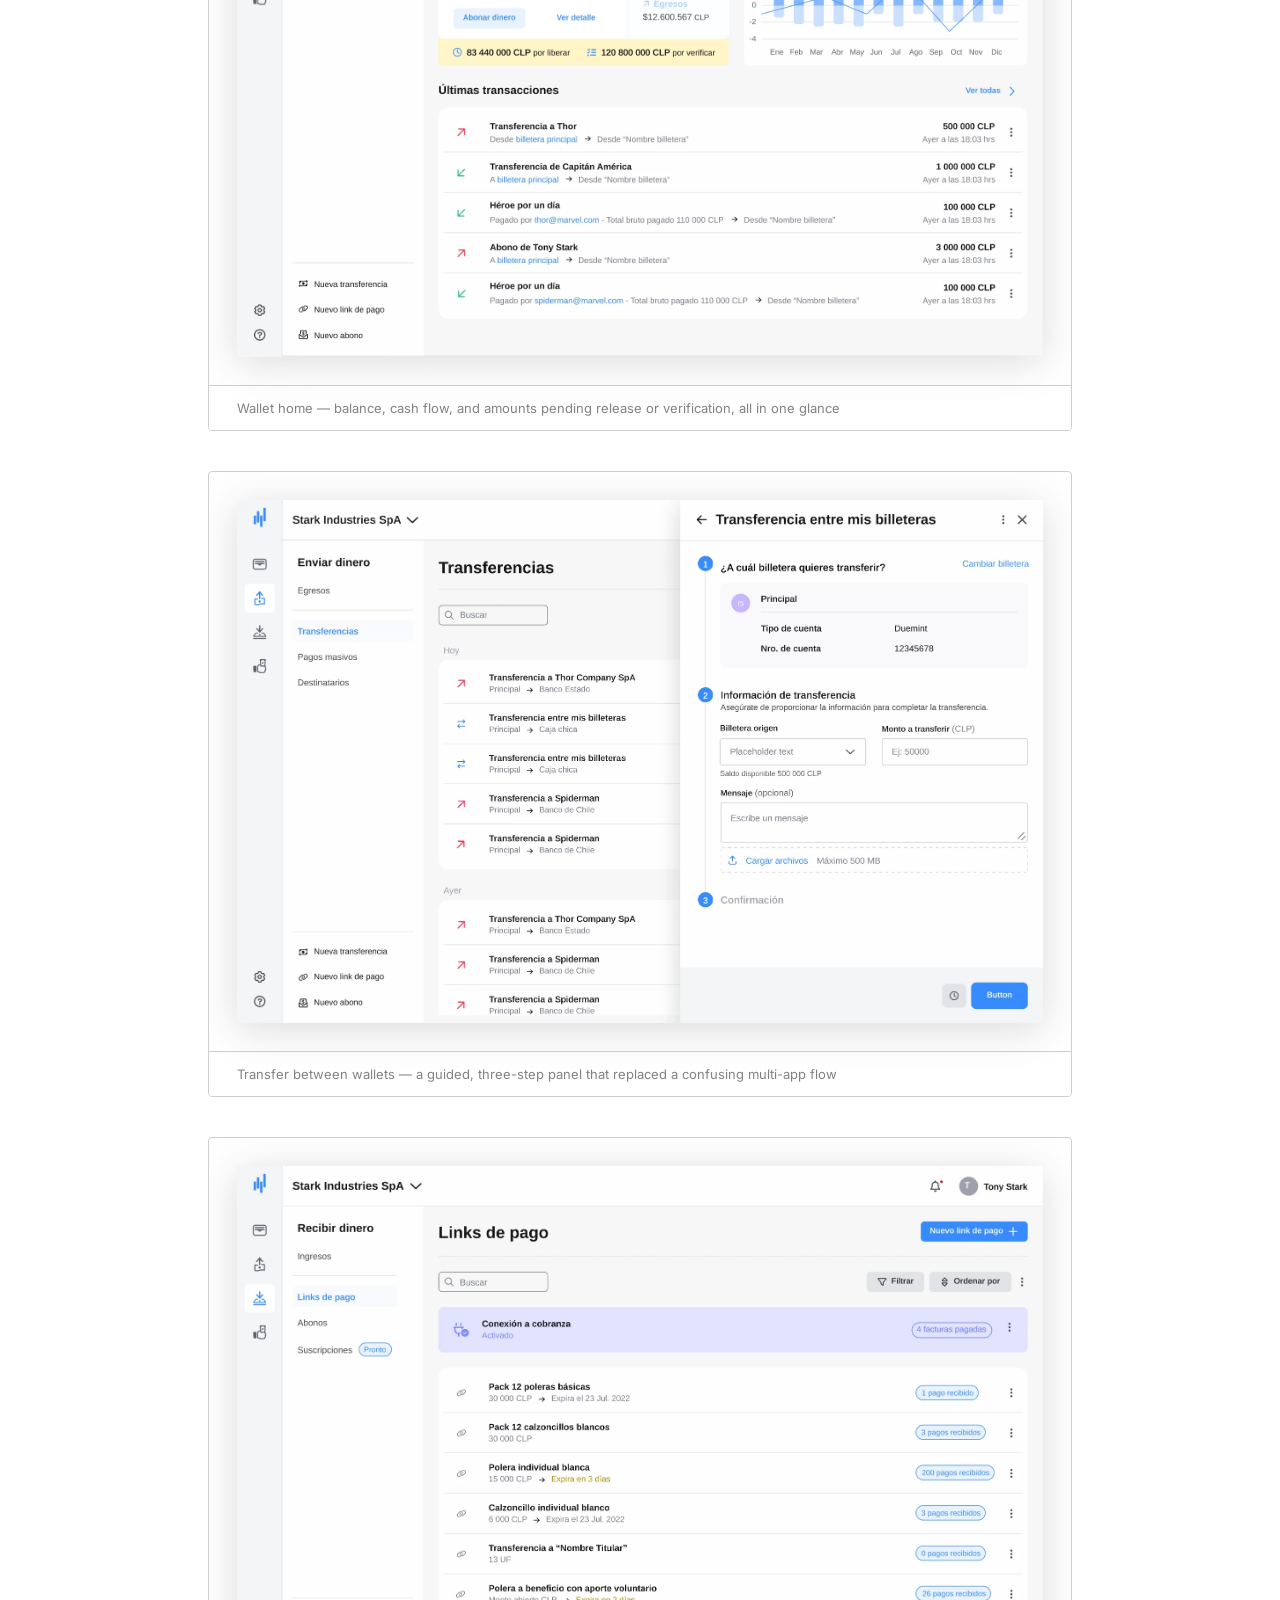
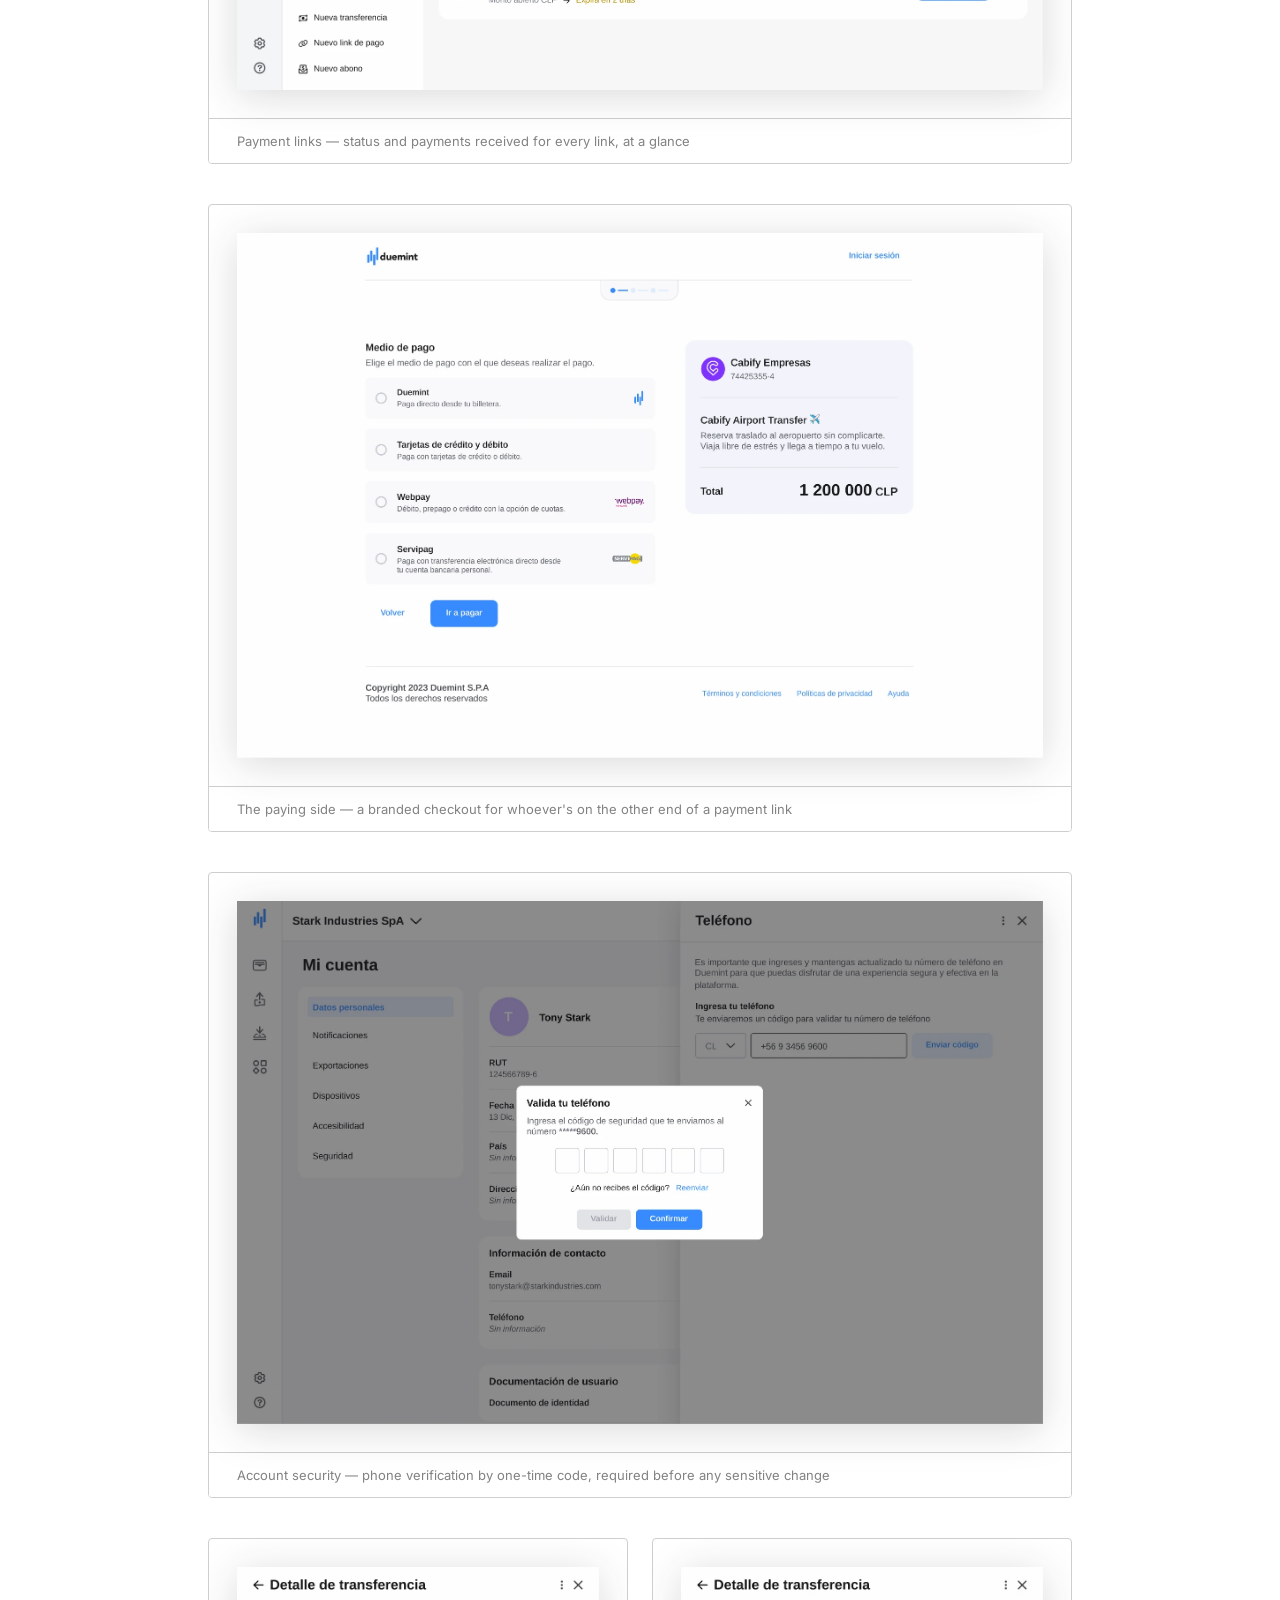
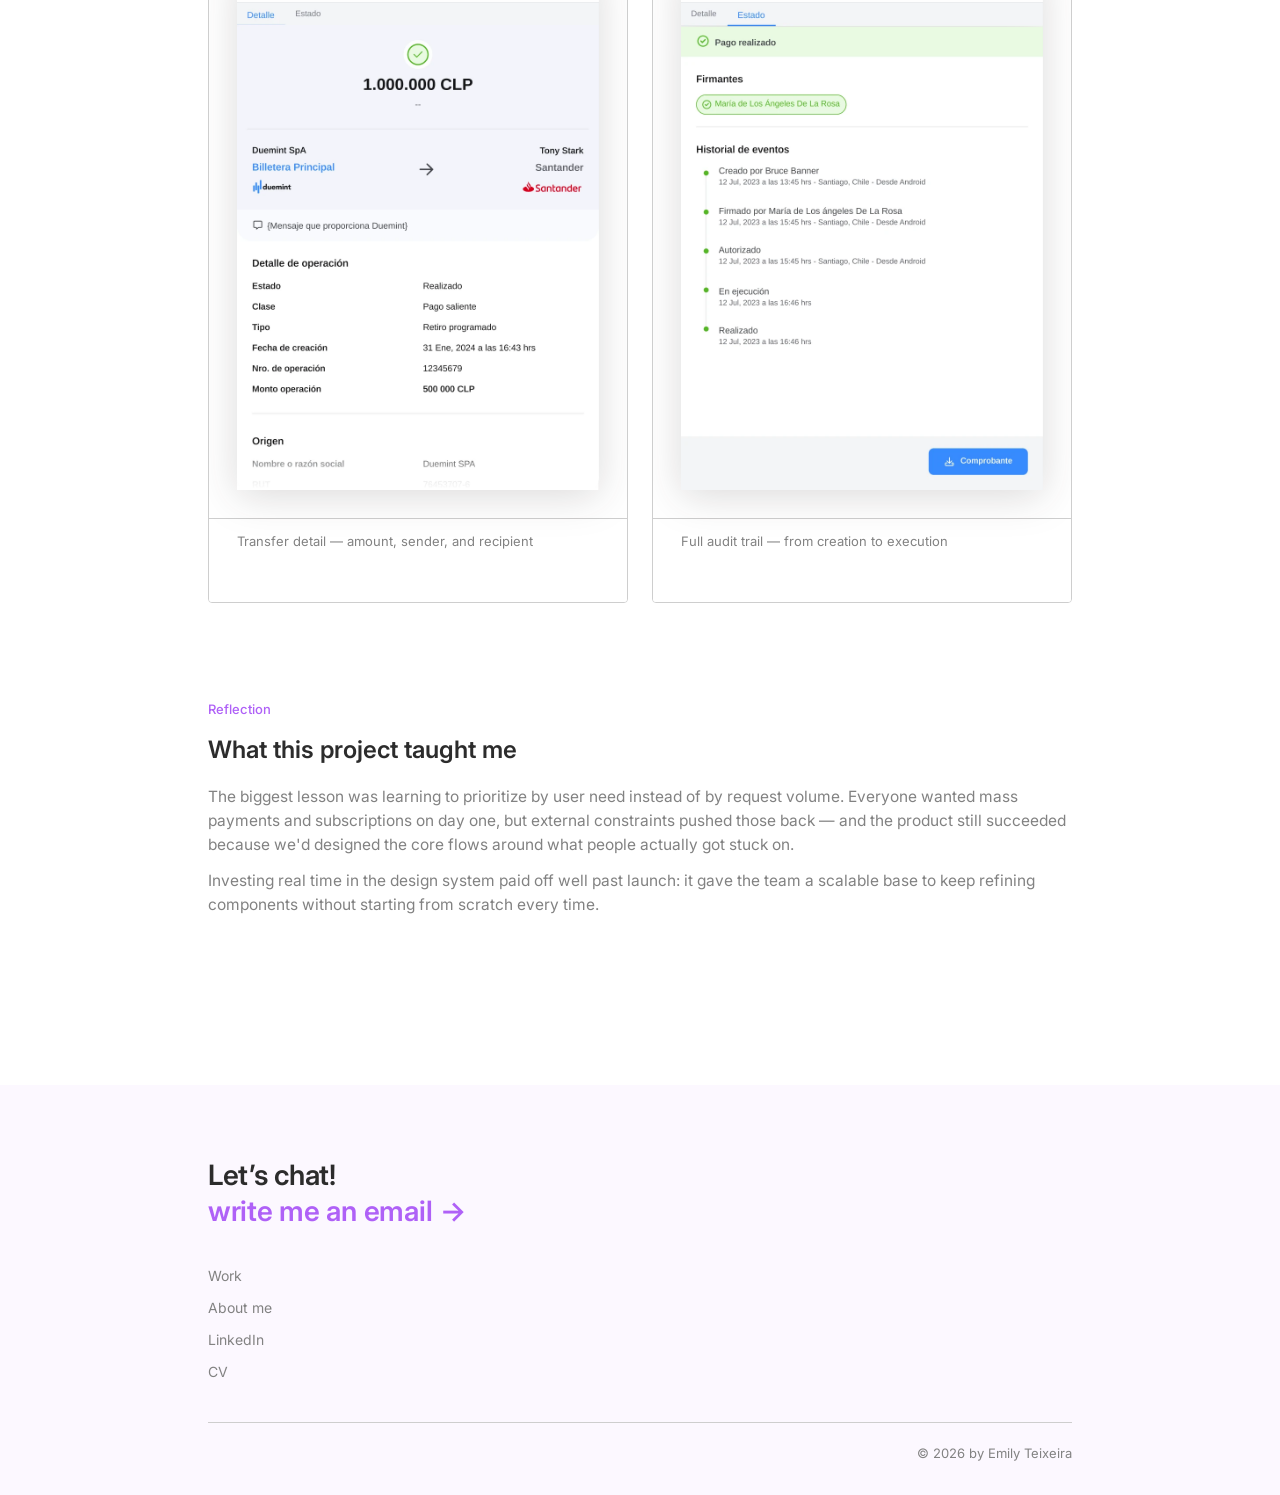
<file: case-study-duemint.html>
<!DOCTYPE html>
<html lang="en">
<head>
<meta charset="UTF-8">
<meta name="viewport" content="width=device-width, initial-scale=1.0">
<meta name="description" content="Redesigning Duemint end to end — turning a slow, manual back office workflow into an automated, self-serve fintech product for businesses of every size.">
<meta name="author" content="Emily Teixeira">
<meta property="og:title" content="Duemint Redesign — Emily Teixeira">
<meta property="og:description" content="Redesigning Duemint end to end — turning a slow, manual back office workflow into an automated, self-serve fintech product for businesses of every size.">
<meta property="og:image" content="images/case-study-duemint-01.webp">
<meta property="og:type" content="website">
<meta name="twitter:card" content="summary_large_image">
<link rel="icon" type="image/svg+xml" href="favicon.svg">
<title>Duemint Redesign — Emily Teixeira</title>
<link rel="preconnect" href="https://fonts.googleapis.com">
<link rel="preconnect" href="https://fonts.gstatic.com" crossorigin>
<link href="https://fonts.googleapis.com/css2?family=Inter:ital,opsz,wght@0,14..32,300;0,14..32,400;0,14..32,500;0,14..32,600;0,14..32,700;1,14..32,400&display=swap" rel="stylesheet">
<link rel="stylesheet" href="assets/site.css">
<style>
  :root{
    --paper:#FFFFFF;
    --ink:#2C2C2C;
    --muted:#828282;
    --line:#CECECE;
    --accent:#AF61F7;
    --accent-soft:#FCF8FF;
  }
  *{ margin:0; padding:0; box-sizing:border-box; }
  html{ scroll-behavior:smooth; }
  body{
    background:var(--paper);
    color:var(--ink);
    font-family:'Inter', sans-serif;
    line-height:1.55;
    -webkit-font-smoothing:antialiased;
  }
  a{ color:inherit; text-decoration:none; }
  .wrap{ max-width:920px; margin:0 auto; padding:0 28px; }
  a:focus-visible, button:focus-visible{ outline:2px solid var(--accent); outline-offset:3px; }
  @media (prefers-reduced-motion: reduce){ *{ animation-duration:0.01ms !important; transition-duration:0.01ms !important; } }
  img{ max-width:100%; display:block; }


  .back{ padding:28px 0 0; font-size:13px; color:var(--muted); display:inline-block; }
  .back:hover{ color:var(--accent); }

  .cs-hero{ padding:28px 0 48px; }
  .eyebrow{ font-size:13px; color:var(--accent); font-weight:500; }
  .cs-hero h1{
    font-family:'Inter', sans-serif;
    font-weight:600;
    font-size:clamp(30px, 4.4vw, 44px);
    line-height:1.18;
    letter-spacing:-0.02em;
    margin-top:14px;
  }
  .cs-hero p{ margin-top:18px; font-size:16px; color:var(--muted); }

  .meta-grid{
    display:grid;
    grid-template-columns:repeat(5, 1fr);
    gap:20px;
    padding:32px 0;
    border-top:1px solid var(--line);
    border-bottom:1px solid var(--line);
  }
  .meta-grid div span{ display:block; font-size:12.5px; color:var(--muted); margin-bottom:6px; }
  .meta-grid div strong{ font-size:13.5px; font-weight:500; line-height:1.4; display:block; }
  @media (max-width:720px){ .meta-grid{ grid-template-columns:repeat(2, 1fr); } }

  .problem{
    background:var(--ink);
    color:var(--paper);
    padding:56px 28px;
    margin:0 -28px;
  }
  .problem .wrap-inner{ margin:0 auto; }
  .problem .eyebrow{ color:#C9A6F0; }
  .problem h2{
    font-family:'Inter', sans-serif;
    font-weight:500;
    font-size:clamp(22px,3vw,30px);
    line-height:1.3;
    margin-top:14px;
  }

  section.stage{ padding:64px 0; border-bottom:1px solid var(--line); }
  section.stage:last-of-type{ border-bottom:none; }
  .stage .eyebrow{ margin-bottom:12px; display:block; }
  .stage h2{
    font-family:'Inter', sans-serif;
    font-weight:600;
    font-size:26px;
    letter-spacing:-0.01em;
    margin-bottom:16px;
  }
  .stage p{ color:var(--muted); font-size:15.5px; }
  .stage p + p{ margin-top:12px; }

  .compare{ margin-top:28px; display:flex; flex-direction:column; gap:0; }
  .compare .row{ display:grid; grid-template-columns:140px 1fr 1fr; gap:20px; border-top:1px solid var(--line); padding:16px 0; }
  .compare .row.head{ font-size:12.5px; color:var(--muted); font-weight:500; border-top:none; padding-bottom:8px; }
  .compare .name{ font-size:14px; font-weight:600; }
  .compare ul{ list-style:none; display:flex; flex-direction:column; gap:6px; }
  .compare li{ font-size:13.5px; color:var(--muted); padding-left:16px; position:relative; }
  .compare li.pro::before{ content:'+'; position:absolute; left:0; color:var(--accent); font-weight:700; }
  .compare li.con::before{ content:'–'; position:absolute; left:0; color:var(--line); font-weight:700; }
  @media (max-width:640px){ .compare .row{ grid-template-columns:1fr; gap:8px; } .compare .name{ padding-top:8px; } }

  .personas{ display:grid; grid-template-columns:1fr 1fr; gap:28px; margin-top:28px; }
  @media (max-width:640px){ .personas{ grid-template-columns:1fr; } }
  .persona{ border:1px solid var(--line); border-radius:2px; padding:22px; }
  .persona .who{ font-size:15px; font-weight:600; }
  .persona .sub{ font-size:12.5px; color:var(--accent); margin-top:2px; }
  .persona .pain{ margin-top:14px; font-size:13px; color:var(--muted); }
  .persona .pain b{ color:var(--ink); font-weight:500; }
  .persona ul{ margin-top:6px; list-style:none; display:flex; flex-direction:column; gap:6px; }
  .persona li{ font-size:13.5px; color:var(--muted); display:flex; gap:10px; }
  .persona li::before{ content:'—'; color:var(--line); flex-shrink:0; }

  .ia-tree{ margin-top:28px; display:flex; flex-direction:column; gap:10px; }
  .ia-tree .branch{ display:flex; gap:14px; flex-wrap:wrap; }
  .ia-tree .node{ font-size:13px; padding:8px 14px; background:var(--accent-soft); color:var(--ink); border-radius:2px; font-weight:500; }
  .ia-tree .sub{ font-size:13px; color:var(--muted); padding:8px 0 8px 4px; }

  .test-setup{ display:flex; gap:32px; margin-top:24px; flex-wrap:wrap; padding:20px 0; border-top:1px solid var(--line); border-bottom:1px solid var(--line); }
  .test-setup div{ font-size:13.5px; color:var(--muted); }
  .test-setup div b{ color:var(--ink); font-weight:500; }

  .finding-row{ display:grid; grid-template-columns:1fr 1fr 1fr; gap:20px; margin-top:24px; }
  @media (max-width:720px){ .finding-row{ grid-template-columns:1fr; } }
  .finding-row .f{ border:1px solid var(--line); border-radius:2px; padding:16px; font-size:13.5px; color:var(--muted); }
  .finding-row .f b{ color:var(--ink); font-weight:600; }
  .finding-label{ font-size:13px; font-weight:600; margin-top:32px; }
  .finding-label.no{ color:#B23B3B; }
  .finding-label.yes{ color:var(--accent); }

  .stat-row{ display:flex; gap:32px; margin-top:28px; flex-wrap:wrap; }
  .stat{ min-width:150px; }
  .stat .num{ font-size:32px; font-weight:600; color:var(--accent); }
  .stat .label{ font-size:13px; color:var(--muted); margin-top:4px; max-width:200px; }

  .gallery-head{ padding-top:64px; padding-bottom:8px; }
  .gallery-head .eyebrow{ margin-bottom:12px; display:block; }
  .gallery-head h2{ font-family:'Inter', sans-serif; font-weight:600; font-size:28px; letter-spacing:-0.01em; }
  .gallery-head p{ margin-top:14px; color:var(--muted); font-size:15.5px; }

  .gallery-stack{ display:flex; flex-direction:column; gap:40px; padding:40px 0; }
  /* card as a column so the caption band absorbs the leftover height of a stretched
     grid row: dividers line up and no dead space is left under a shorter caption */
  /* showcase treatment: the mockup sits centred inside a padded white card with its own
     shadow (margin-block:auto does the centring); the caption reserves a fixed number of
     lines so the divider lines up across a row and no dead space is left under it */
  .shot{ border:1px solid var(--line); border-radius:4px; overflow:hidden; background:var(--paper); padding:28px; display:flex; flex-direction:column; }
  .shot img{ width:100%; display:block; margin-block:auto; filter:drop-shadow(0 6px 20px rgba(28,27,25,0.16)); }
  .shot .cap{ margin:28px -28px -28px; padding:12px 28px; font-size:13px; line-height:20px; color:var(--muted); border-top:1px solid var(--line); background:var(--paper); }
  /* la reserva del caption solo hace falta donde hay dos o mas tarjetas por fila:
     es lo que alinea los divisores. Con una sola tarjeta por fila seria aire muerto. */
  /* las dos capturas del before/after tienen proporciones distintas de origen (1.4577 vs
     1.5341). Fijar una proporcion comun con contain las alinea sin recortar contenido:
     la mas ancha recibe ~6px de aire arriba y abajo, invisible sobre la tarjeta blanca. */
  .gallery-pair.compare .shot img{ aspect-ratio:2000/1372; object-fit:contain; }
  .gallery-pair .shot .cap{ min-height:84px; }                          /* 2 por fila: hasta 3 lineas */
  @media (max-width:560px){ .gallery-pair .shot .cap{ min-height:0; } }  /* 1 columna: sin reserva */
  .gallery-pair{ display:grid; grid-template-columns:1fr 1fr; gap:24px; }
  @media (max-width:560px){ .gallery-pair{ grid-template-columns:1fr; } }

  .dsys-note{
    background:var(--accent-soft);
    border-radius:4px;
    padding:24px;
    margin-top:24px;
    font-size:14px;
    color:var(--ink);
  }
  .dsys-note a{ color:var(--accent); font-weight:500; }

  .reflection{ padding:56px 0 72px; }
  .reflection .eyebrow{ margin-bottom:12px; display:block; }
  .reflection h2{ font-family:'Inter', sans-serif; font-weight:600; font-size:24px; margin-bottom:16px; }
  .reflection p{ color:var(--muted); font-size:15.5px; }
  .reflection p + p{ margin-top:12px; }

</style>
</head>
<body>

<div class="wrap">

  <header class="site-header">
    <a class="brand" href="index.html" aria-label="Emily Teixeira — home">
      <img src="images/logo-et.png" alt="Emily Teixeira" width="257" height="152">
    </a>
    <nav class="site-nav" aria-label="Main">
      <a href="work.html" aria-current="page">Work</a>
      <a href="about.html">About me</a>
      <a href="about.html#contact">Contact</a>
    </nav>
  </header>

  <a class="back" href="work.html">← Back to work</a>

  <section class="cs-hero">
    <span class="eyebrow">Product Design · Duemint</span>
    <h1>Effortless financial management for businesses of every size.</h1>
    <p>Duemint is a fintech platform that lets companies pay, transfer, and collect money from one digital wallet. We redesigned it end to end — turning a slow, manual back office workflow into an automated, self-serve product.</p>
  </section>

  <div class="meta-grid">
    <div><span>Role</span><strong>UX/UI Designer</strong></div>
    <div><span>Team</span><strong>2 UX/UI, 1 Content, 1 PM, 1 Eng lead</strong></div>
    <div><span>Timeline</span><strong>Q2 2022 – Q2 2023</strong></div>
    <div><span>Tools</span><strong>Figma, FigJam, Miro, Storybook</strong></div>
    <div><span>Client</span><strong>Duemint SpA</strong></div>
  </div>

  <div class="problem">
    <div class="wrap-inner">
      <span class="eyebrow">The problem</span>
      <h2>How might we simplify financial management — payments, transfers, and collections — so money moves faster and cash flow never gets lost in the process?</h2>
    </div>
  </div>

  <section class="stage">
    <span class="eyebrow">Discovery</span>
    <h2>Why a financial product, and why now</h2>
    <p>During discovery we found two problems hiding behind one request. Small businesses were stuck in bureaucratic account-opening processes that delayed their whole financial setup. Larger companies wanted one unified place to collect, pay, automate repetitive tasks, and keep a real handle on income and outgoings. That gap is what turned "improve the invoicing tool" into "build a digital wallet."</p>
    <p>We benchmarked the closest competitors to understand where the market already delivered, and where Duemint could differentiate.</p>
    <div class="compare">
      <div class="row head"><span></span><span>Strengths</span><span>Gaps</span></div>
      <div class="row">
        <span class="name">Bemmbo</span>
        <ul><li class="pro">Wide range of payment methods</li><li class="pro">Built for the LatAm market</li></ul>
        <ul><li class="con">Fewer advanced features</li><li class="con">Limited global recognition</li></ul>
      </div>
      <div class="row">
        <span class="name">Stripe</span>
        <ul><li class="pro">Global reach, flexible integrations</li><li class="pro">Strong API, fraud prevention</li></ul>
        <ul><li class="con">Slightly higher fees</li><li class="con">Needs technical know-how to use fully</li></ul>
      </div>
      <div class="row">
        <span class="name">Kushki</span>
        <ul><li class="pro">Strong presence across LatAm</li><li class="pro">Simple, accessible for small teams</li></ul>
        <ul><li class="con">Limited customization</li><li class="con">Smaller coverage vs. global players</li></ul>
      </div>
    </div>
  </section>

  <section class="stage">
    <span class="eyebrow">Define</span>
    <h2>Getting closer to two very different users</h2>
    <p>What started as a small feature inside an existing product kept growing as we talked to users — until it was clear this needed to be a near-independent product with its own architecture.</p>
    <div class="personas">
      <div class="persona">
        <div class="who">Carmen Mora</div>
        <div class="sub">39 · Entrepreneur · Santiago, Chile</div>
        <div class="pain"><b>Pain points</b></div>
        <ul>
          <li>No fast way to receive payments from suppliers</li>
          <li>Banking red tape made opening a business account slow</li>
        </ul>
      </div>
      <div class="persona">
        <div class="who">Sergio Hormazabal</div>
        <div class="sub">45 · Finance Manager · Santiago, Chile</div>
        <div class="pain"><b>Pain points</b></div>
        <ul>
          <li>Needed several apps just to complete one transaction</li>
          <li>Mass payments were slow, and platform downtime made it worse</li>
        </ul>
      </div>
    </div>
    <p style="margin-top:28px;">Those conversations shaped an information architecture built around how people actually think about their money — not around our internal modules.</p>
    <div class="ia-tree">
      <div class="branch"><span class="node">Home</span></div>
      <div class="sub">→ Wallet overview, transactions</div>
      <div class="branch"><span class="node">Send money</span></div>
      <div class="sub">→ Outgoing, transfers, mass payments, recipients</div>
      <div class="branch"><span class="node">Receive money</span></div>
      <div class="sub">→ Incoming, top-ups, payment links, subscriptions</div>
      <div class="branch"><span class="node">Settings & account</span></div>
      <div class="sub">→ Company data, roles & permissions, signatures, help</div>
    </div>
  </section>

  <section class="stage">
    <span class="eyebrow">Ideate</span>
    <h2>Testing before committing to pixels</h2>
    <p>Before investing in high-fidelity screens, we tested low-fidelity wireframes with real usage tasks — recruiting a mix of current customers and people who'd only used competitor tools.</p>
    <div class="test-setup">
      <div><b>7 users</b> · Chile</div>
      <div><b>1 hour</b> per session</div>
      <div><b>3 tasks:</b> find & complete a transfer, approve a pending signature, create a recipient</div>
    </div>
    <div class="finding-label no">What didn't work</div>
    <div class="finding-row">
      <div class="f"><b>5 of 7</b> couldn't find the payments section.</div>
      <div class="f"><b>4 of 7</b> were confused by the signatures flow — it wasn't part of their daily routine.</div>
      <div class="f"><b>5 of 7</b> asked why the wallet lived outside the payments section.</div>
    </div>
    <div class="finding-label yes">What worked</div>
    <div class="finding-row">
      <div class="f"><b>4 of 7</b> completed a transfer successfully once they found the section.</div>
      <div class="f"><b>6 users</b> valued having a visual chart of their transaction results.</div>
      <div class="f"><b>Everyone</b> created a new recipient with zero friction.</div>
    </div>
    <p style="margin-top:24px;">The fix wasn't cosmetic: we split the single "payments" module the team had originally planned into a clear wallet overview plus dedicated send/receive spaces — directly answering the confusion we saw in testing.</p>
    <div class="gallery-pair compare" style="margin-top:28px;">
      <div class="shot">
        <img loading="lazy" decoding="async" src="images/case-study-duemint-01.webp" alt="Early grayscale iteration consolidating payments into a single dashboard">
        <div class="cap">Before — an early iteration consolidating everything into one payments dashboard</div>
      </div>
      <div class="shot">
        <img loading="lazy" decoding="async" src="images/case-study-duemint-02.webp" alt="Final wallet home screen after separating the wallet from payments">
        <div class="cap">After — the wallet got its own home once testing showed the confusion this caused</div>
      </div>
    </div>
  </section>

  <section class="stage">
    <span class="eyebrow">Design System</span>
    <h2>Built for scale, not just for launch</h2>
    <p>Alongside the wireframes, we built Duemint's design system in parallel — components, tokens, and a full Storybook library with auto-layout, so engineering could implement without guesswork.</p>
    <div class="dsys-note">
      This system grew into its own project. <a href="case-study-duemint-design-system.html">See the dedicated Design System case study →</a>
    </div>
  </section>

  <section class="stage" style="border-bottom:none;">
    <span class="eyebrow">Impact</span>
    <h2>What changed after launch</h2>
    <p>Six months after launch, Duemint saw measurable movement on both growth and adoption.</p>
    <div class="stat-row">
      <div class="stat"><div class="num">+15%</div><div class="label">growth in new clients within 6 months</div></div>
      <div class="stat"><div class="num">35%</div><div class="label">of existing invoicing customers adopted the new wallet</div></div>
    </div>
  </section>

  <div class="gallery-head">
    <span class="eyebrow">Final product</span>
    <h2>Duemint, in use</h2>
    <p>From the wallet overview to a fully auditable transfer, every screen was designed to remove a step — not add one.</p>
  </div>

  <div class="gallery-stack">
    <div class="shot">
      <img loading="lazy" decoding="async" src="images/case-study-duemint-03.webp" alt="Wallet home screen showing balance, cash flow chart, and pending amounts">
      <div class="cap">Wallet home — balance, cash flow, and amounts pending release or verification, all in one glance</div>
    </div>
    <div class="shot">
      <img loading="lazy" decoding="async" src="images/case-study-duemint-04.webp" alt="Guided panel for transferring money between wallets">
      <div class="cap">Transfer between wallets — a guided, three-step panel that replaced a confusing multi-app flow</div>
    </div>
    <div class="shot">
      <img loading="lazy" decoding="async" src="images/case-study-duemint-05.webp" alt="List of payment links with status and payments received">
      <div class="cap">Payment links — status and payments received for every link, at a glance</div>
    </div>
    <div class="shot">
      <img loading="lazy" decoding="async" src="images/case-study-duemint-06.webp" alt="Branded checkout page for paying a Duemint payment link">
      <div class="cap">The paying side — a branded checkout for whoever's on the other end of a payment link</div>
    </div>
    <div class="shot">
      <img loading="lazy" decoding="async" src="images/case-study-duemint-09.webp" alt="Account settings screen with a phone verification panel and a one-time code modal">
      <div class="cap">Account security — phone verification by one-time code, required before any sensitive change</div>
    </div>
    <div class="gallery-pair">
      <div class="shot">
        <img loading="lazy" decoding="async" src="images/case-study-duemint-07.webp" alt="Mobile transfer detail screen showing amount and parties">
        <div class="cap">Transfer detail — amount, sender, and recipient</div>
      </div>
      <div class="shot">
        <img loading="lazy" decoding="async" src="images/case-study-duemint-08.webp" alt="Mobile transfer status screen showing a full audit trail">
        <div class="cap">Full audit trail — from creation to execution</div>
      </div>
    </div>
  </div>

  <section class="reflection">
    <span class="eyebrow">Reflection</span>
    <h2>What this project taught me</h2>
    <p>The biggest lesson was learning to prioritize by user need instead of by request volume. Everyone wanted mass payments and subscriptions on day one, but external constraints pushed those back — and the product still succeeded because we'd designed the core flows around what people actually got stuck on.</p>
    <p>Investing real time in the design system paid off well past launch: it gave the team a scalable base to keep refining components without starting from scratch every time.</p>
  </section>

  </div>

<footer class="site-footer">
  <div class="wrap">
    <p class="footer-lead">Let&rsquo;s chat!<br>
      <a href="mailto:eteixeiradesign@gmail.com">write me an email <span aria-hidden="true">&rarr;</span></a>
    </p>
    <nav class="footer-links" aria-label="Footer">
      <a href="work.html">Work</a>
      <a href="about.html">About me</a>
      <a href="https://www.linkedin.com/in/emilyteixeira-productdesigner/" target="_blank" rel="noopener noreferrer">LinkedIn</a>
      <a href="https://www.linkedin.com/in/emilyteixeira-productdesigner/" target="_blank" rel="noopener noreferrer">CV</a>
    </nav>
    <div class="footer-base">&copy; 2026 by Emily Teixeira</div>
  </div>
</footer>

</body>
</html>
</file>
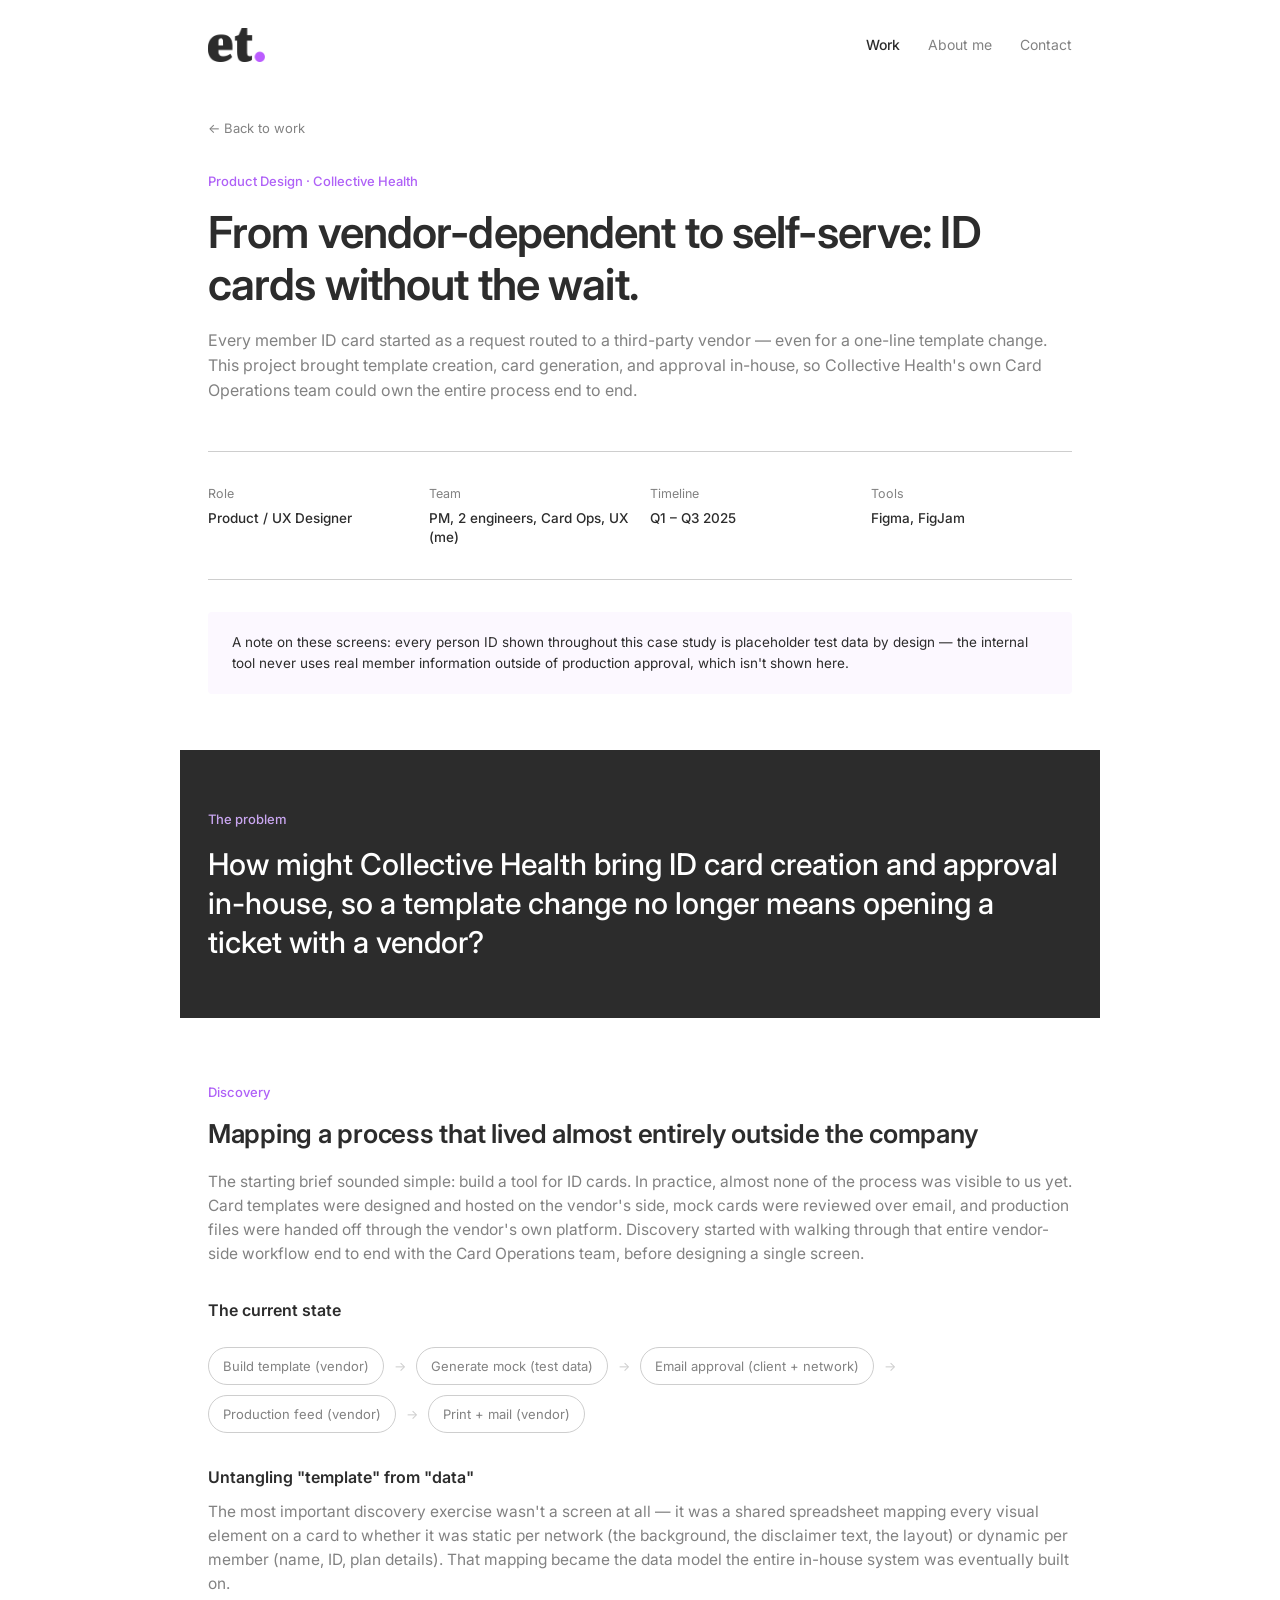
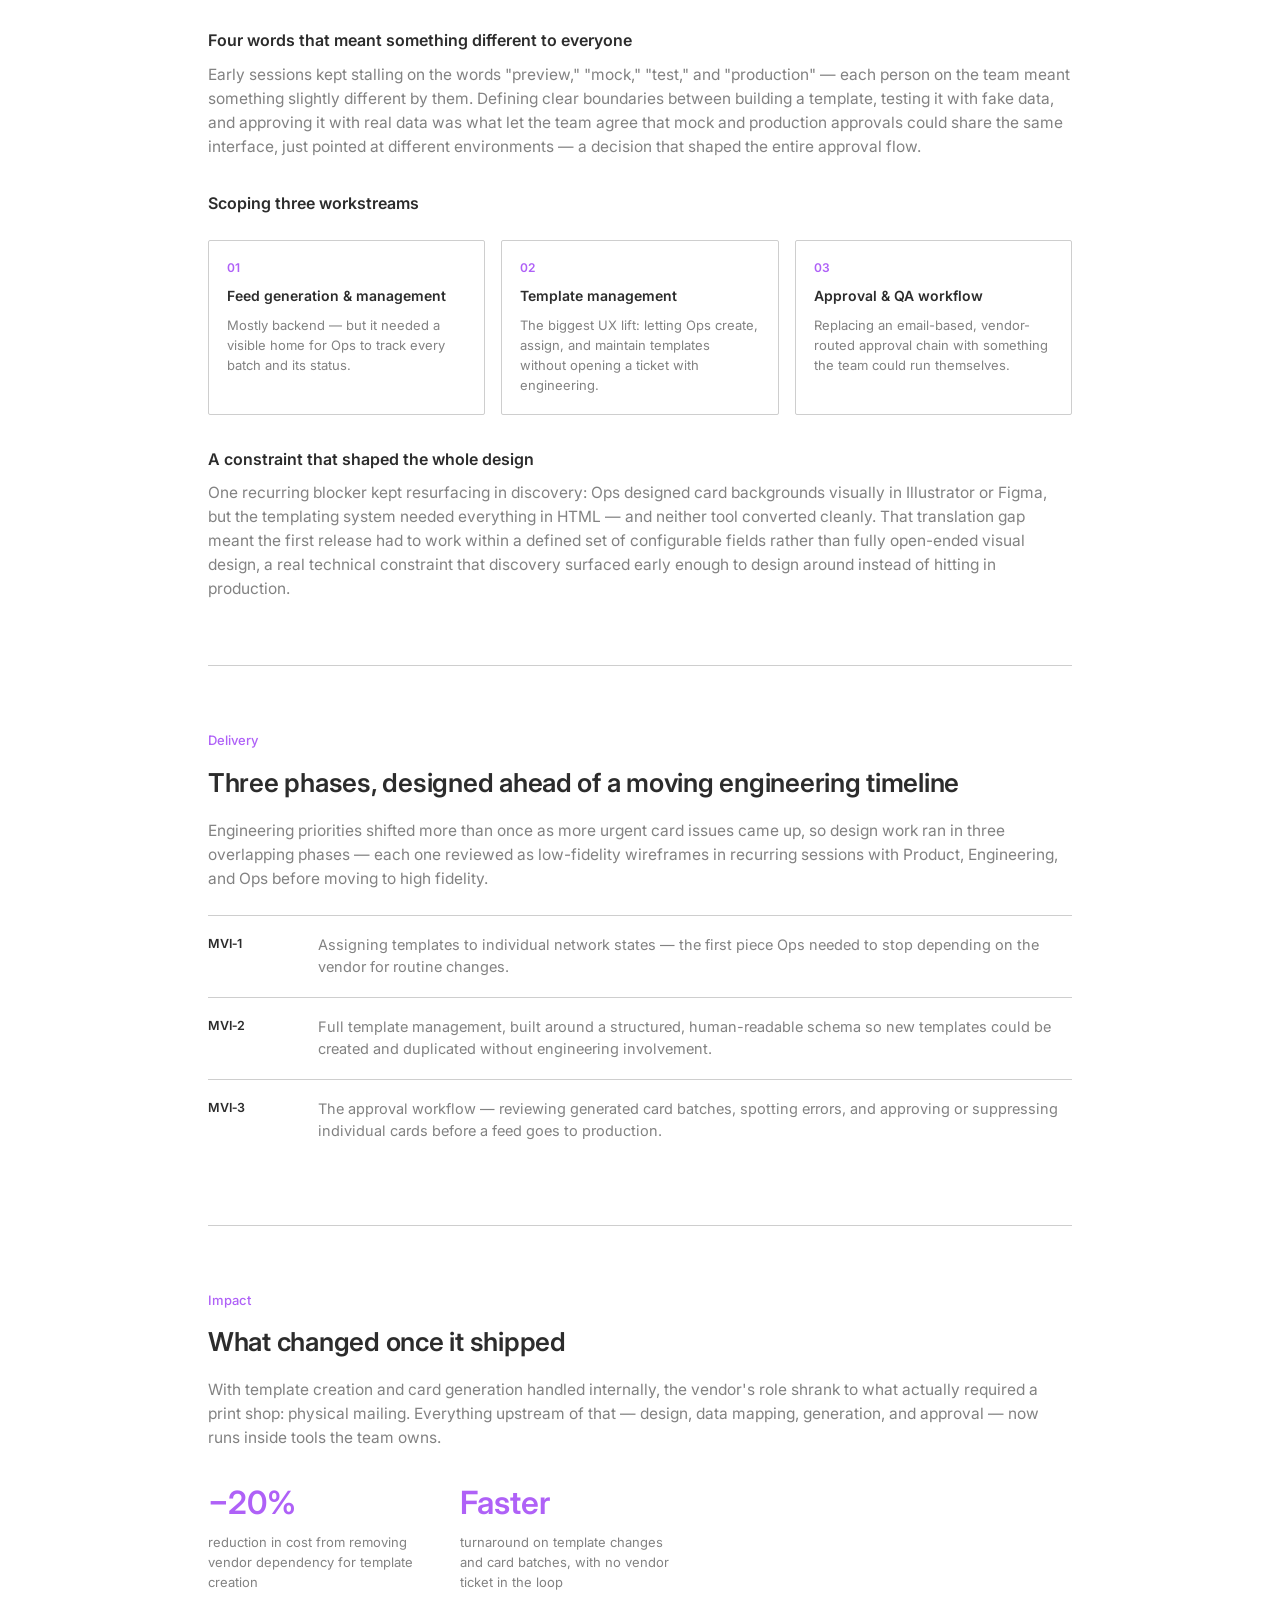
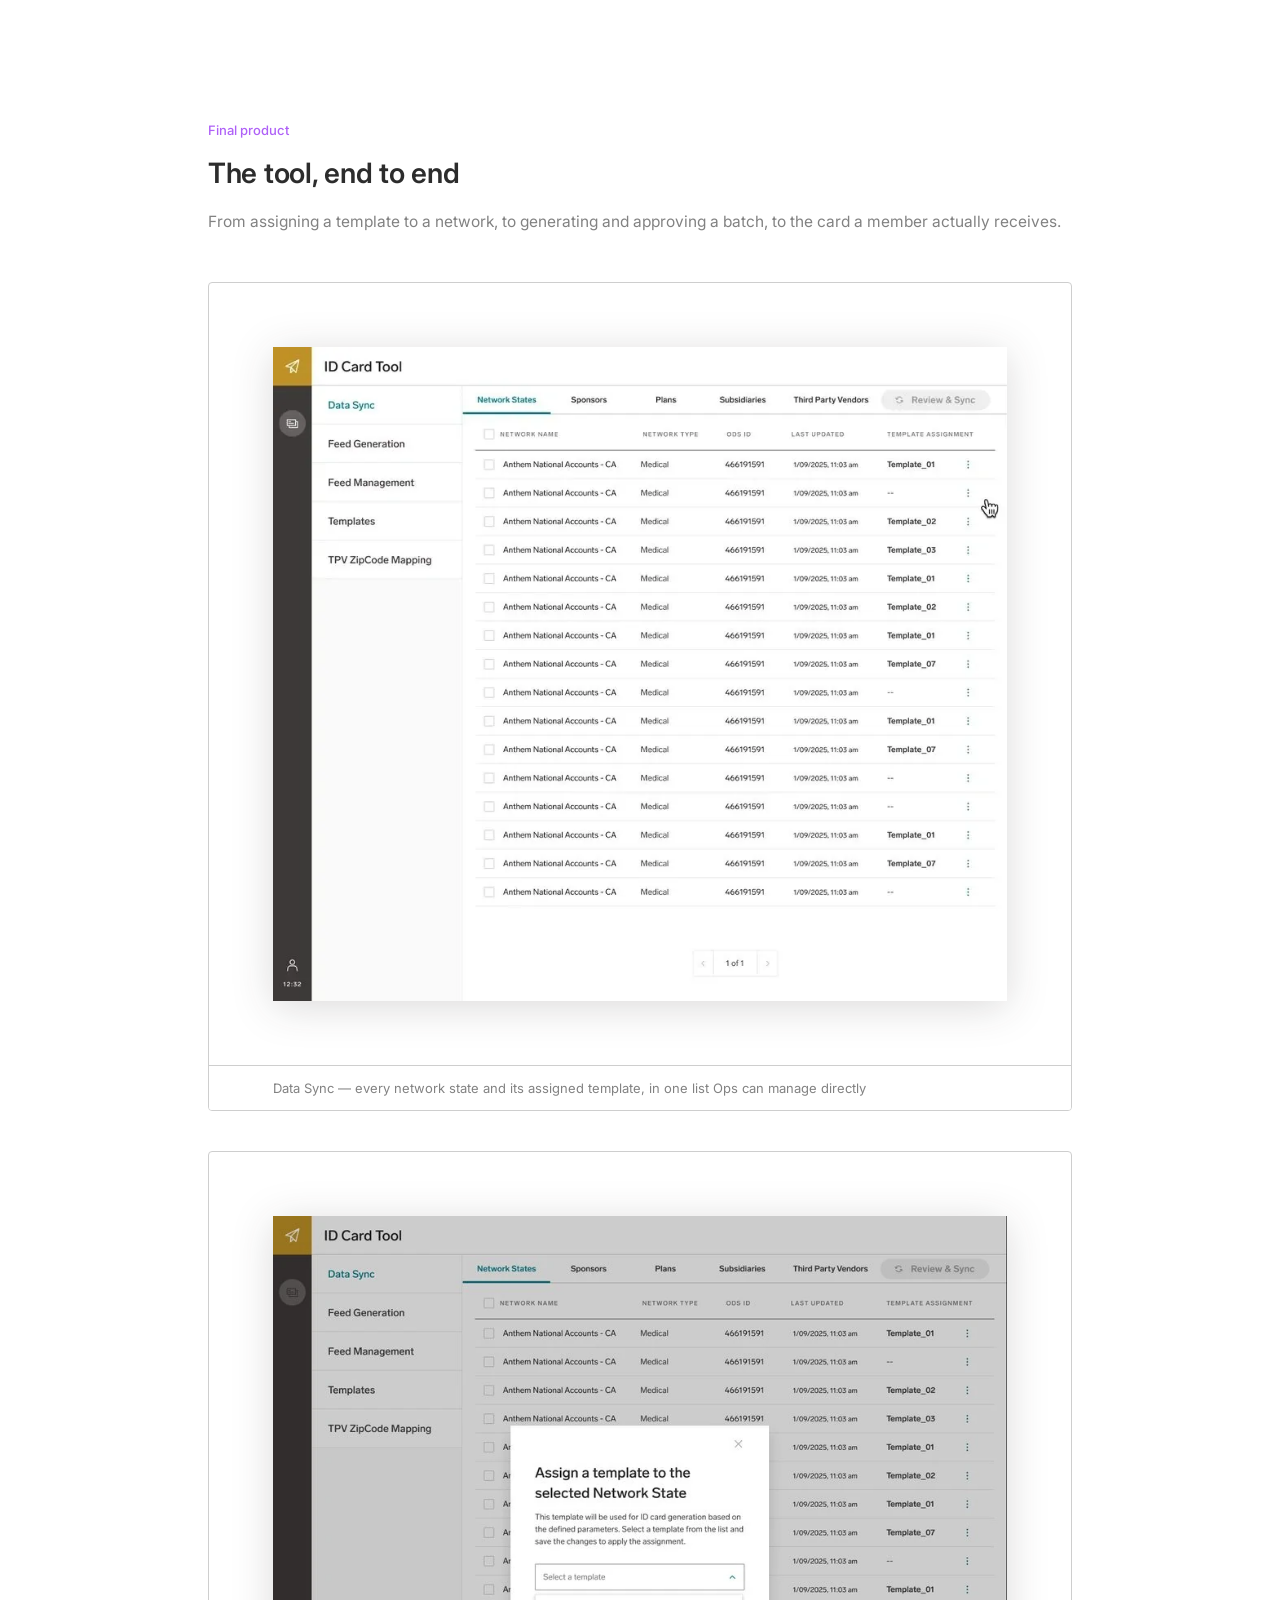
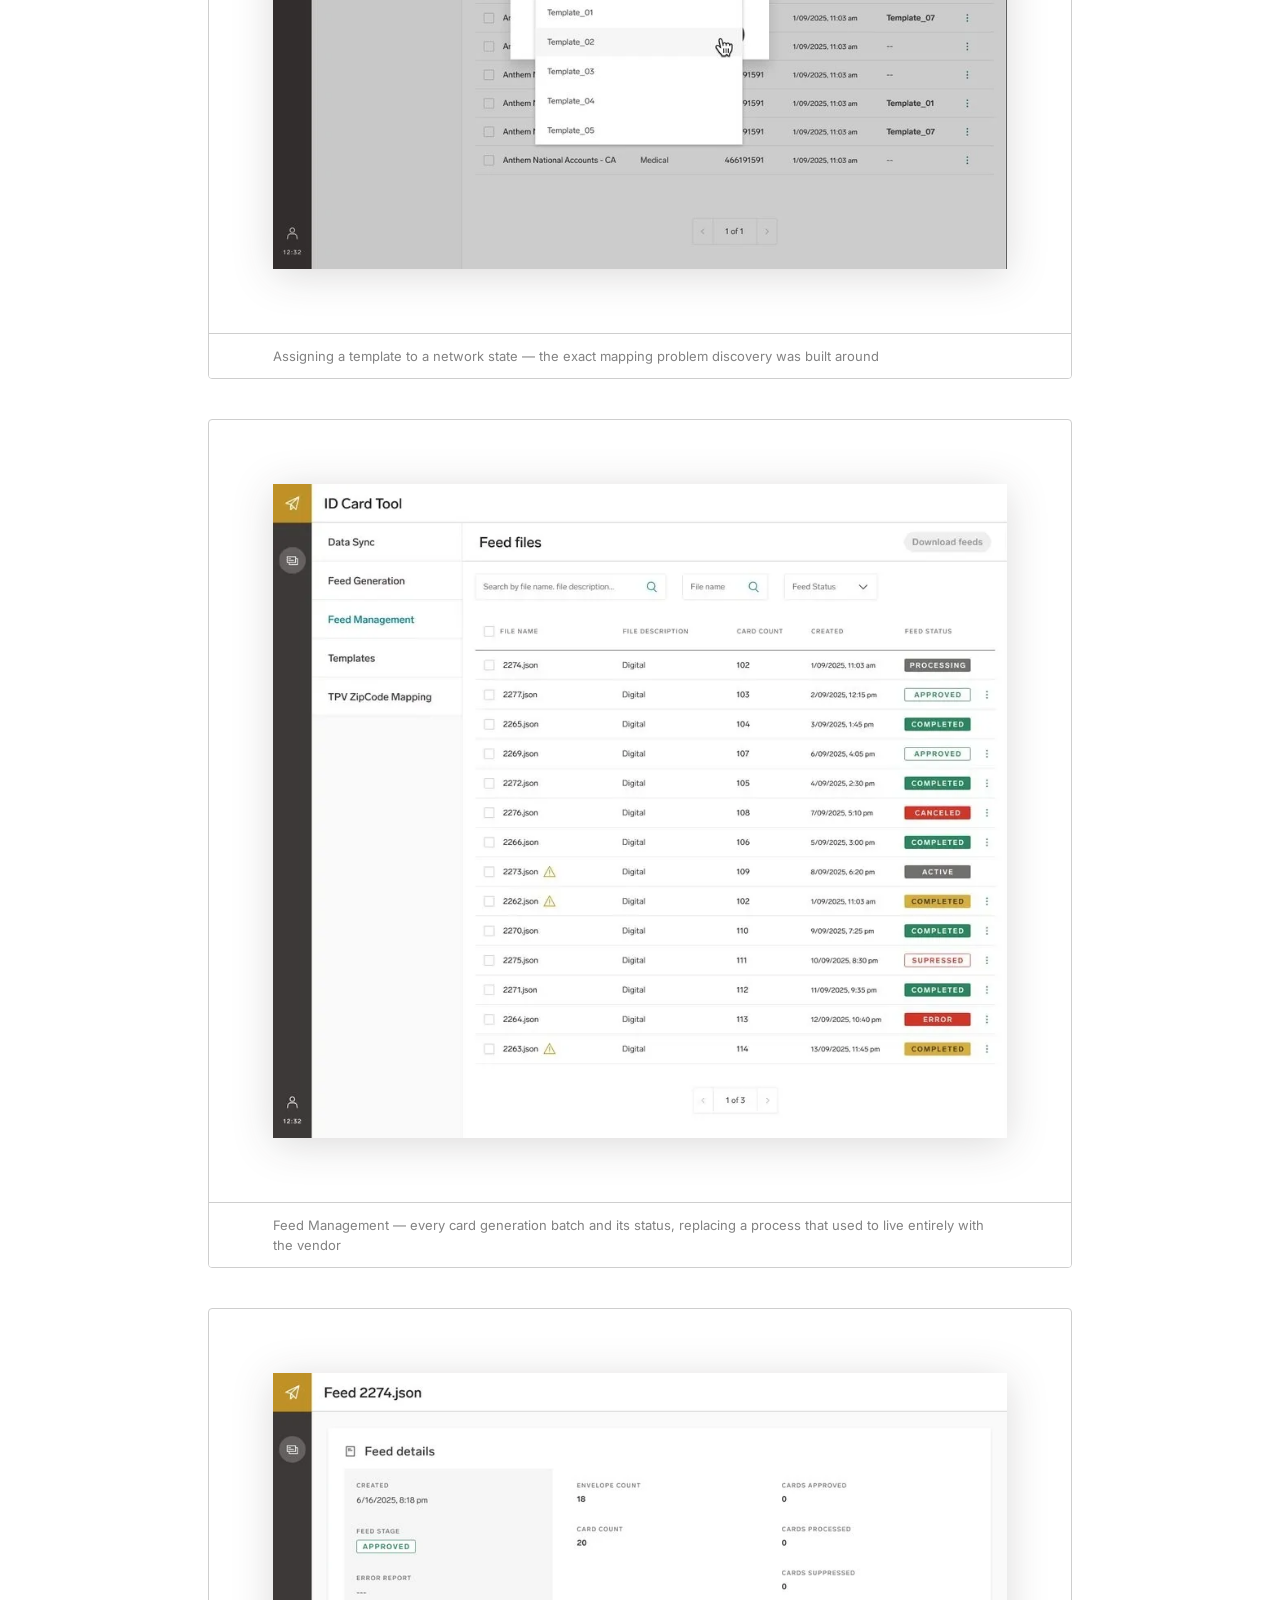
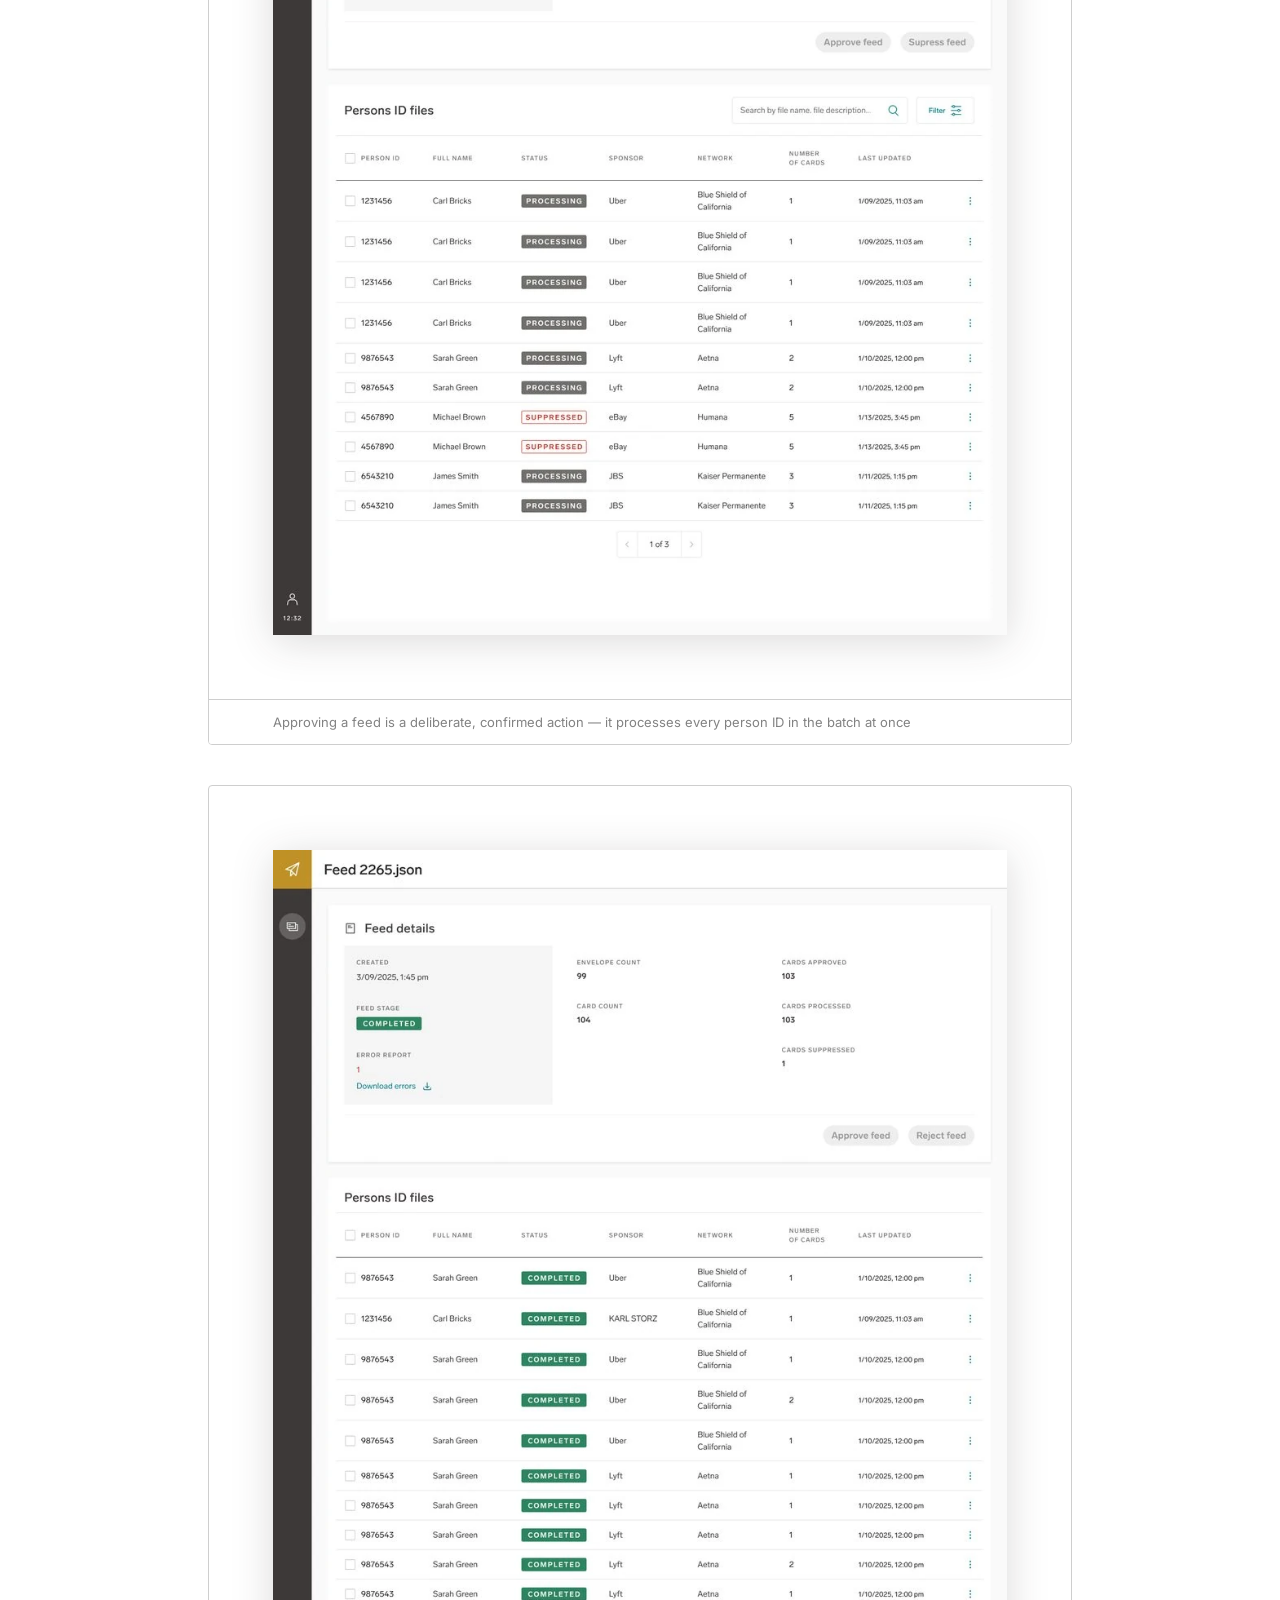
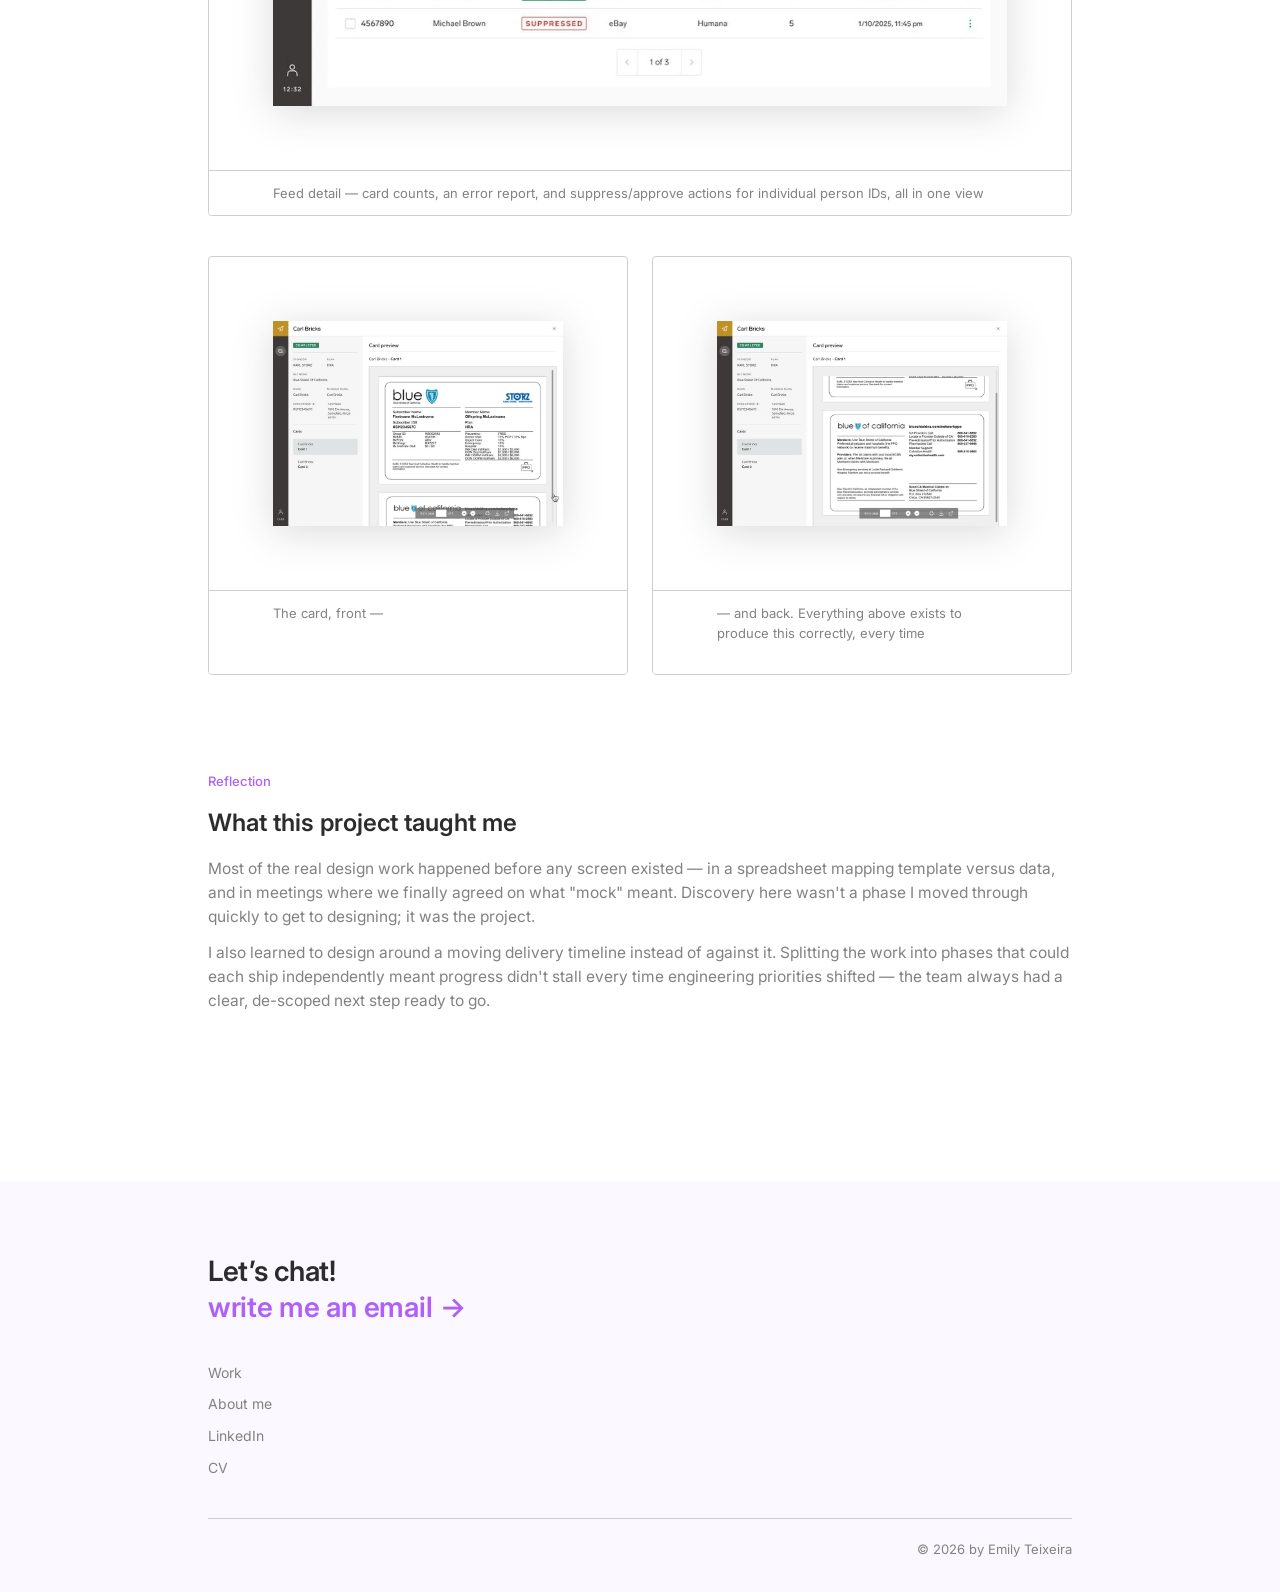
<file: case-study-idcards.html>
<!DOCTYPE html>
<html lang="en">
<head>
<meta charset="UTF-8">
<meta name="viewport" content="width=device-width, initial-scale=1.0">
<meta name="description" content="From vendor-dependent to self-serve: bringing member ID card template creation, generation, and approval in-house so Card Operations could own the process end to end.">
<meta name="author" content="Emily Teixeira">
<meta property="og:title" content="ID Card Tool — Emily Teixeira">
<meta property="og:description" content="From vendor-dependent to self-serve: bringing member ID card template creation, generation, and approval in-house so Card Operations could own the process end to end.">
<meta property="og:image" content="images/case-study-idcards-01.webp">
<meta property="og:type" content="website">
<meta name="twitter:card" content="summary_large_image">
<link rel="icon" type="image/svg+xml" href="favicon.svg">
<title>ID Card Tool — Emily Teixeira</title>
<link rel="preconnect" href="https://fonts.googleapis.com">
<link rel="preconnect" href="https://fonts.gstatic.com" crossorigin>
<link href="https://fonts.googleapis.com/css2?family=Inter:ital,opsz,wght@0,14..32,300;0,14..32,400;0,14..32,500;0,14..32,600;0,14..32,700;1,14..32,400&display=swap" rel="stylesheet">
<link rel="stylesheet" href="assets/site.css">
<style>
  :root{
    --paper:#FFFFFF;
    --ink:#2C2C2C;
    --muted:#828282;
    --line:#CECECE;
    --accent:#AF61F7;
    --accent-soft:#FCF8FF;
  }
  *{ margin:0; padding:0; box-sizing:border-box; }
  html{ scroll-behavior:smooth; }
  body{
    background:var(--paper);
    color:var(--ink);
    font-family:'Inter', sans-serif;
    line-height:1.55;
    -webkit-font-smoothing:antialiased;
  }
  a{ color:inherit; text-decoration:none; }
  .wrap{ max-width:920px; margin:0 auto; padding:0 28px; }
  a:focus-visible, button:focus-visible{ outline:2px solid var(--accent); outline-offset:3px; }
  @media (prefers-reduced-motion: reduce){ *{ animation-duration:0.01ms !important; transition-duration:0.01ms !important; } }
  img{ max-width:100%; display:block; }


  .back{ padding:28px 0 0; font-size:13px; color:var(--muted); display:inline-block; }
  .back:hover{ color:var(--accent); }

  .cs-hero{ padding:28px 0 48px; }
  .eyebrow{ font-size:13px; color:var(--accent); font-weight:500; }
  .cs-hero h1{
    font-family:'Inter', sans-serif;
    font-weight:600;
    font-size:clamp(30px, 4.4vw, 44px);
    line-height:1.18;
    letter-spacing:-0.02em;
    margin-top:14px;
  }
  .cs-hero p{ margin-top:18px; font-size:16px; color:var(--muted); }

  .meta-grid{
    display:grid;
    grid-template-columns:repeat(4, 1fr);
    gap:20px;
    padding:32px 0;
    border-top:1px solid var(--line);
    border-bottom:1px solid var(--line);
  }
  .meta-grid div span{ display:block; font-size:12.5px; color:var(--muted); margin-bottom:6px; }
  .meta-grid div strong{ font-size:13.5px; font-weight:500; line-height:1.4; display:block; }
  @media (max-width:720px){ .meta-grid{ grid-template-columns:repeat(2, 1fr); } }

  .note{
    background:var(--accent-soft);
    border-radius:4px;
    padding:20px 24px;
    margin:32px 0 0;
    font-size:13.5px;
    color:var(--ink);
  }

  .problem{
    background:var(--ink);
    color:var(--paper);
    padding:56px 28px;
    margin:56px -28px 0;
  }
  .problem .wrap-inner{ margin:0 auto; }
  .problem .eyebrow{ color:#C9A6F0; }
  .problem h2{
    font-family:'Inter', sans-serif;
    font-weight:500;
    font-size:clamp(22px,3vw,30px);
    line-height:1.3;
    margin-top:14px;
  }

  section.stage{ padding:64px 0; border-bottom:1px solid var(--line); }
  section.stage:last-of-type{ border-bottom:none; }
  .stage .eyebrow{ margin-bottom:12px; display:block; }
  .stage h2{
    font-family:'Inter', sans-serif;
    font-weight:600;
    font-size:26px;
    letter-spacing:-0.01em;
    margin-bottom:16px;
  }
  .stage h3{
    font-family:'Inter', sans-serif;
    font-weight:600;
    font-size:16px;
    margin-top:32px;
    margin-bottom:10px;
  }
  .stage p{ color:var(--muted); font-size:15.5px; }
  .stage p + p{ margin-top:12px; }

  .flow-row{
    display:flex;
    align-items:center;
    gap:10px;
    margin-top:24px;
    flex-wrap:wrap;
    font-size:13px;
  }
  .flow-row .step{
    padding:8px 14px;
    border:1px solid var(--line);
    border-radius:100px;
    color:var(--muted);
  }
  .flow-row .arrow{ color:var(--line); }

  .workstreams{
    display:grid;
    grid-template-columns:repeat(3,1fr);
    gap:16px;
    margin-top:24px;
  }
  @media (max-width:720px){ .workstreams{ grid-template-columns:1fr; } }
  .workstreams .card{ border:1px solid var(--line); border-radius:2px; padding:18px; }
  .workstreams .card .n{ font-size:12px; color:var(--accent); font-weight:600; margin-bottom:8px; }
  .workstreams .card h4{ font-size:14px; font-weight:600; margin-bottom:8px; }
  .workstreams .card p{ font-size:13px; color:var(--muted); max-width:none; }

  .phase-list{ margin-top:24px; display:flex; flex-direction:column; gap:0; }
  .phase-list .row{ display:grid; grid-template-columns:90px 1fr; gap:20px; border-top:1px solid var(--line); padding:18px 0; }
  .phase-list .row .tag{ font-size:12.5px; font-weight:600; color:var(--ink); }
  .phase-list .row .d{ font-size:14.5px; color:var(--muted); }
  @media (max-width:640px){ .phase-list .row{ grid-template-columns:1fr; gap:6px; } }

  .stat-row{ display:flex; gap:32px; margin-top:28px; flex-wrap:wrap; }
  .stat{ min-width:150px; }
  .stat .num{ font-size:32px; font-weight:600; color:var(--accent); }
  .stat .label{ font-size:13px; color:var(--muted); margin-top:4px; max-width:220px; }

  .gallery-head{ padding-top:64px; padding-bottom:8px; }
  .gallery-head .eyebrow{ margin-bottom:12px; display:block; }
  .gallery-head h2{ font-family:'Inter', sans-serif; font-weight:600; font-size:28px; letter-spacing:-0.01em; }
  .gallery-head p{ margin-top:14px; color:var(--muted); font-size:15.5px; }

  .gallery-stack{ display:flex; flex-direction:column; gap:40px; padding:40px 0; }
  /* card as a column so the caption band absorbs the leftover height of a stretched
     grid row: dividers line up and no dead space is left under a shorter caption */
  /* showcase treatment: the mockup sits centred inside a padded white card with its own
     shadow (margin-block:auto does the centring); the caption reserves a fixed number of
     lines so the divider lines up across a row and no dead space is left under it */
  .shot{ border:1px solid var(--line); border-radius:4px; overflow:hidden; background:var(--paper); padding:64px; display:flex; flex-direction:column; }
  .shot img{ width:100%; display:block; margin-block:auto; filter:drop-shadow(0 6px 20px rgba(28,27,25,0.16)); }
  .shot .cap{ margin:64px -64px -64px; padding:12px 64px; font-size:13px; line-height:20px; color:var(--muted); border-top:1px solid var(--line); background:var(--paper); }
  /* 64px de aire funciona en la tarjeta ancha de desktop; en pantallas angostas dejaria
     la captura ilegible, asi que baja junto con el ancho disponible */
  @media (max-width:720px){
    .shot{ padding:32px; }
    .shot .cap{ margin:32px -32px -32px; padding:12px 32px; }
  }
  @media (max-width:480px){
    .shot{ padding:20px; }
    .shot .cap{ margin:20px -20px -20px; padding:12px 20px; }
  }
  /* la reserva del caption solo hace falta donde hay dos o mas tarjetas por fila:
     es lo que alinea los divisores. Con una sola tarjeta por fila seria aire muerto. */
  .gallery-pair .shot .cap{ min-height:84px; }                          /* 2 por fila: hasta 3 lineas */
  @media (max-width:560px){ .gallery-pair .shot .cap{ min-height:0; } }  /* 1 columna: sin reserva */
  .gallery-pair{ display:grid; grid-template-columns:1fr 1fr; gap:24px; }
  @media (max-width:560px){ .gallery-pair{ grid-template-columns:1fr; } }

  .reflection{ padding:56px 0 72px; }
  .reflection .eyebrow{ margin-bottom:12px; display:block; }
  .reflection h2{ font-family:'Inter', sans-serif; font-weight:600; font-size:24px; margin-bottom:16px; }
  .reflection p{ color:var(--muted); font-size:15.5px; }
  .reflection p + p{ margin-top:12px; }

</style>
</head>
<body>

<div class="wrap">

  <header class="site-header">
    <a class="brand" href="index.html" aria-label="Emily Teixeira — home">
      <img src="images/logo-et.png" alt="Emily Teixeira" width="257" height="152">
    </a>
    <nav class="site-nav" aria-label="Main">
      <a href="work.html" aria-current="page">Work</a>
      <a href="about.html">About me</a>
      <a href="about.html#contact">Contact</a>
    </nav>
  </header>

  <a class="back" href="work.html">← Back to work</a>

  <section class="cs-hero">
    <span class="eyebrow">Product Design · Collective Health</span>
    <h1>From vendor-dependent to self-serve: ID cards without the wait.</h1>
    <p>Every member ID card started as a request routed to a third-party vendor — even for a one-line template change. This project brought template creation, card generation, and approval in-house, so Collective Health's own Card Operations team could own the entire process end to end.</p>
  </section>

  <div class="meta-grid">
    <div><span>Role</span><strong>Product / UX Designer</strong></div>
    <div><span>Team</span><strong>PM, 2 engineers, Card Ops, UX (me)</strong></div>
    <div><span>Timeline</span><strong>Q1 – Q3 2025</strong></div>
    <div><span>Tools</span><strong>Figma, FigJam</strong></div>
  </div>

  <div class="note">
    A note on these screens: every person ID shown throughout this case study is placeholder test data by design — the internal tool never uses real member information outside of production approval, which isn't shown here.
  </div>

  <div class="problem">
    <div class="wrap-inner">
      <span class="eyebrow">The problem</span>
      <h2>How might Collective Health bring ID card creation and approval in-house, so a template change no longer means opening a ticket with a vendor?</h2>
    </div>
  </div>

  <section class="stage">
    <span class="eyebrow">Discovery</span>
    <h2>Mapping a process that lived almost entirely outside the company</h2>
    <p>The starting brief sounded simple: build a tool for ID cards. In practice, almost none of the process was visible to us yet. Card templates were designed and hosted on the vendor's side, mock cards were reviewed over email, and production files were handed off through the vendor's own platform. Discovery started with walking through that entire vendor-side workflow end to end with the Card Operations team, before designing a single screen.</p>

    <h3>The current state</h3>
    <div class="flow-row">
      <span class="step">Build template (vendor)</span><span class="arrow">→</span>
      <span class="step">Generate mock (test data)</span><span class="arrow">→</span>
      <span class="step">Email approval (client + network)</span><span class="arrow">→</span>
      <span class="step">Production feed (vendor)</span><span class="arrow">→</span>
      <span class="step">Print + mail (vendor)</span>
    </div>

    <h3>Untangling "template" from "data"</h3>
    <p>The most important discovery exercise wasn't a screen at all — it was a shared spreadsheet mapping every visual element on a card to whether it was static per network (the background, the disclaimer text, the layout) or dynamic per member (name, ID, plan details). That mapping became the data model the entire in-house system was eventually built on.</p>

    <h3>Four words that meant something different to everyone</h3>
    <p>Early sessions kept stalling on the words "preview," "mock," "test," and "production" — each person on the team meant something slightly different by them. Defining clear boundaries between building a template, testing it with fake data, and approving it with real data was what let the team agree that mock and production approvals could share the same interface, just pointed at different environments — a decision that shaped the entire approval flow.</p>

    <h3>Scoping three workstreams</h3>
    <div class="workstreams">
      <div class="card">
        <div class="n">01</div>
        <h4>Feed generation &amp; management</h4>
        <p>Mostly backend — but it needed a visible home for Ops to track every batch and its status.</p>
      </div>
      <div class="card">
        <div class="n">02</div>
        <h4>Template management</h4>
        <p>The biggest UX lift: letting Ops create, assign, and maintain templates without opening a ticket with engineering.</p>
      </div>
      <div class="card">
        <div class="n">03</div>
        <h4>Approval &amp; QA workflow</h4>
        <p>Replacing an email-based, vendor-routed approval chain with something the team could run themselves.</p>
      </div>
    </div>

    <h3>A constraint that shaped the whole design</h3>
    <p>One recurring blocker kept resurfacing in discovery: Ops designed card backgrounds visually in Illustrator or Figma, but the templating system needed everything in HTML — and neither tool converted cleanly. That translation gap meant the first release had to work within a defined set of configurable fields rather than fully open-ended visual design, a real technical constraint that discovery surfaced early enough to design around instead of hitting in production.</p>
  </section>

  <section class="stage">
    <span class="eyebrow">Delivery</span>
    <h2>Three phases, designed ahead of a moving engineering timeline</h2>
    <p>Engineering priorities shifted more than once as more urgent card issues came up, so design work ran in three overlapping phases — each one reviewed as low-fidelity wireframes in recurring sessions with Product, Engineering, and Ops before moving to high fidelity.</p>
    <div class="phase-list">
      <div class="row"><span class="tag">MVI‑1</span><span class="d">Assigning templates to individual network states — the first piece Ops needed to stop depending on the vendor for routine changes.</span></div>
      <div class="row"><span class="tag">MVI‑2</span><span class="d">Full template management, built around a structured, human-readable schema so new templates could be created and duplicated without engineering involvement.</span></div>
      <div class="row"><span class="tag">MVI‑3</span><span class="d">The approval workflow — reviewing generated card batches, spotting errors, and approving or suppressing individual cards before a feed goes to production.</span></div>
    </div>
  </section>

  <section class="stage" style="border-bottom:none;">
    <span class="eyebrow">Impact</span>
    <h2>What changed once it shipped</h2>
    <p>With template creation and card generation handled internally, the vendor's role shrank to what actually required a print shop: physical mailing. Everything upstream of that — design, data mapping, generation, and approval — now runs inside tools the team owns.</p>
    <div class="stat-row">
      <div class="stat"><div class="num">−20%</div><div class="label">reduction in cost from removing vendor dependency for template creation</div></div>
      <div class="stat"><div class="num">Faster</div><div class="label">turnaround on template changes and card batches, with no vendor ticket in the loop</div></div>
    </div>
  </section>

  <div class="gallery-head">
    <span class="eyebrow">Final product</span>
    <h2>The tool, end to end</h2>
    <p>From assigning a template to a network, to generating and approving a batch, to the card a member actually receives.</p>
  </div>

  <div class="gallery-stack">
    <div class="shot">
      <img loading="lazy" decoding="async" src="images/case-study-idcards-01.webp" alt="Data Sync tab showing network states and their assigned templates">
      <div class="cap">Data Sync — every network state and its assigned template, in one list Ops can manage directly</div>
    </div>
    <div class="shot">
      <img loading="lazy" decoding="async" src="images/case-study-idcards-02.webp" alt="Modal for assigning a template to a selected network state">
      <div class="cap">Assigning a template to a network state — the exact mapping problem discovery was built around</div>
    </div>
    <div class="shot">
      <img loading="lazy" decoding="async" src="images/case-study-idcards-03.webp" alt="Feed files list showing card counts and feed status">
      <div class="cap">Feed Management — every card generation batch and its status, replacing a process that used to live entirely with the vendor</div>
    </div>
    <div class="shot">
      <img loading="lazy" decoding="async" src="images/case-study-idcards-04.webp" alt="Confirmation modal before approving a feed of person IDs">
      <div class="cap">Approving a feed is a deliberate, confirmed action — it processes every person ID in the batch at once</div>
    </div>
    <div class="shot">
      <img loading="lazy" decoding="async" src="images/case-study-idcards-05.webp" alt="Feed detail screen showing card counts, error report, and approve or reject actions">
      <div class="cap">Feed detail — card counts, an error report, and suppress/approve actions for individual person IDs, all in one view</div>
    </div>
    <div class="gallery-pair">
      <div class="shot">
        <img loading="lazy" decoding="async" src="images/case-study-idcards-06.webp" alt="Front of a generated member ID card">
        <div class="cap">The card, front —</div>
      </div>
      <div class="shot">
        <img loading="lazy" decoding="async" src="images/case-study-idcards-07.webp" alt="Back of a generated member ID card">
        <div class="cap">— and back. Everything above exists to produce this correctly, every time</div>
      </div>
    </div>
  </div>

  <section class="reflection">
    <span class="eyebrow">Reflection</span>
    <h2>What this project taught me</h2>
    <p>Most of the real design work happened before any screen existed — in a spreadsheet mapping template versus data, and in meetings where we finally agreed on what "mock" meant. Discovery here wasn't a phase I moved through quickly to get to designing; it was the project.</p>
    <p>I also learned to design around a moving delivery timeline instead of against it. Splitting the work into phases that could each ship independently meant progress didn't stall every time engineering priorities shifted — the team always had a clear, de-scoped next step ready to go.</p>
  </section>

  </div>

<footer class="site-footer">
  <div class="wrap">
    <p class="footer-lead">Let&rsquo;s chat!<br>
      <a href="mailto:eteixeiradesign@gmail.com">write me an email <span aria-hidden="true">&rarr;</span></a>
    </p>
    <nav class="footer-links" aria-label="Footer">
      <a href="work.html">Work</a>
      <a href="about.html">About me</a>
      <a href="https://www.linkedin.com/in/emilyteixeira-productdesigner/" target="_blank" rel="noopener noreferrer">LinkedIn</a>
      <a href="https://www.linkedin.com/in/emilyteixeira-productdesigner/" target="_blank" rel="noopener noreferrer">CV</a>
    </nav>
    <div class="footer-base">&copy; 2026 by Emily Teixeira</div>
  </div>
</footer>

</body>
</html>
</file>
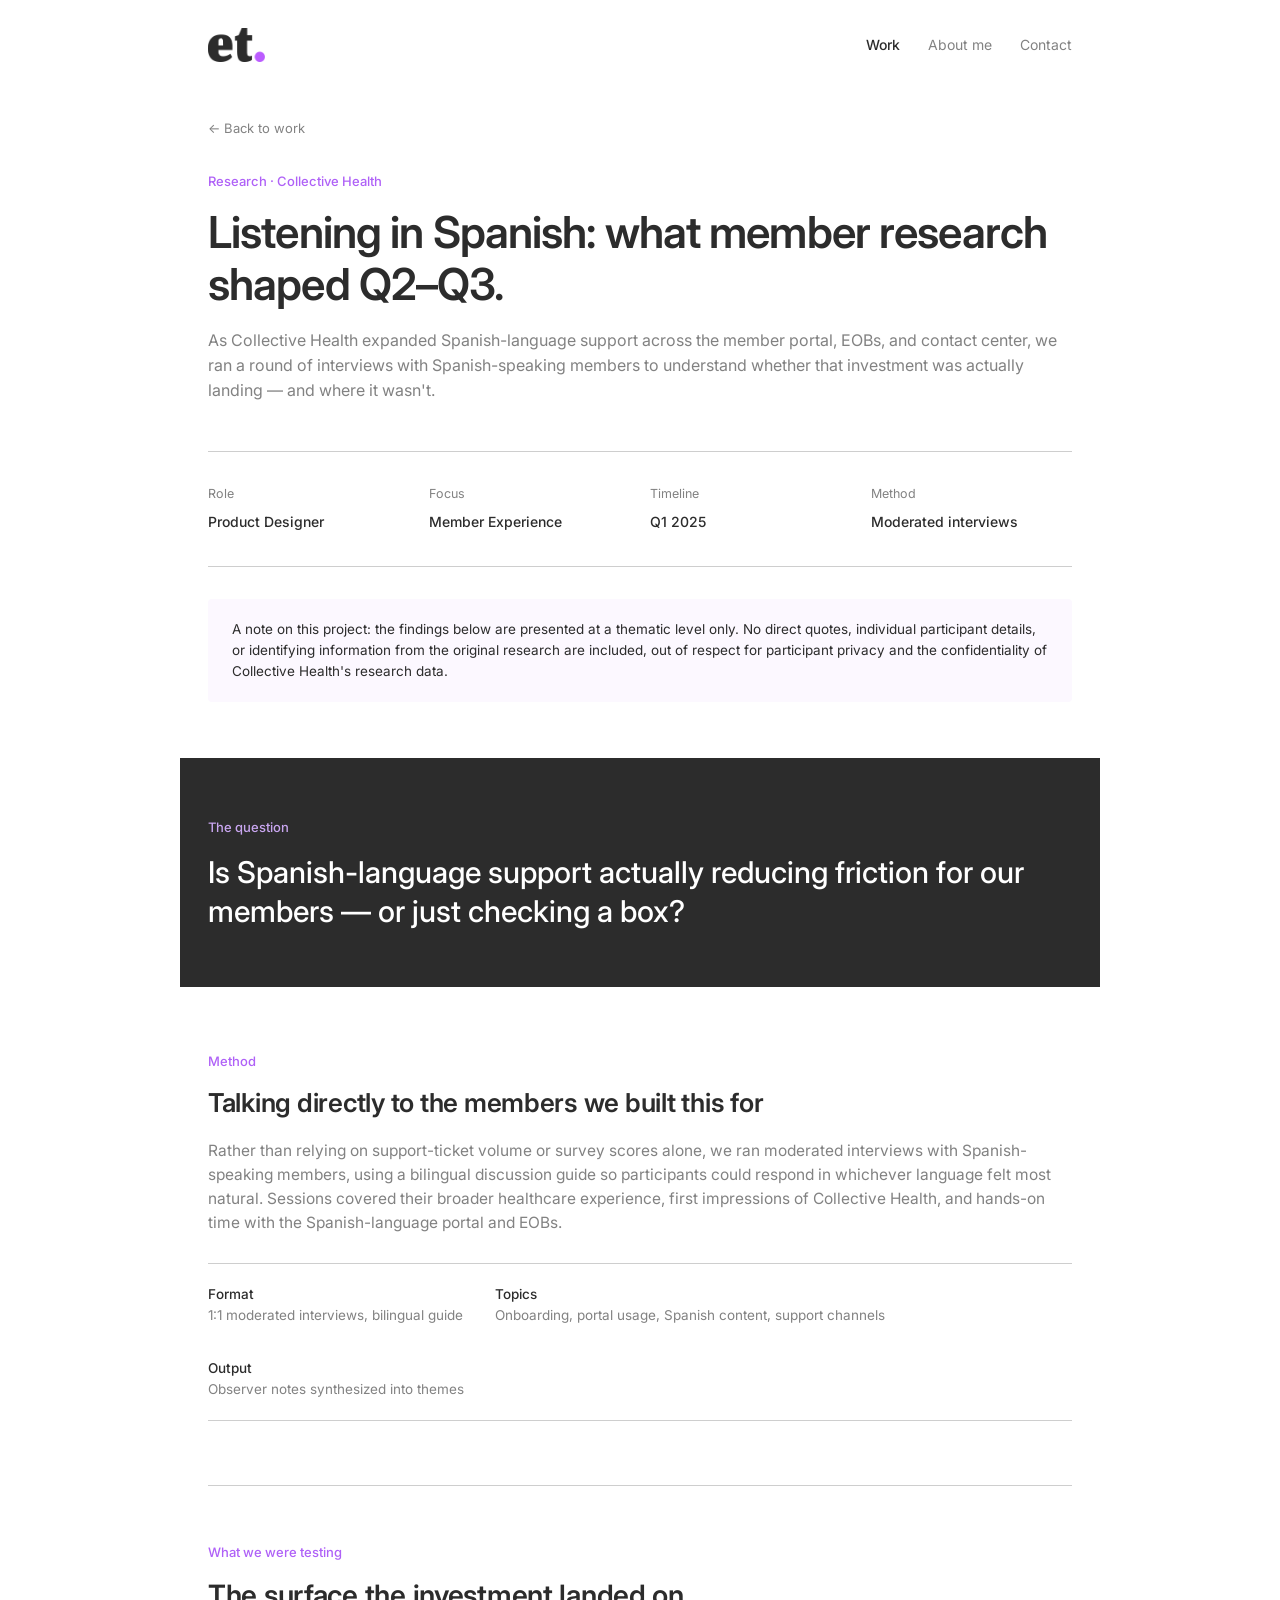
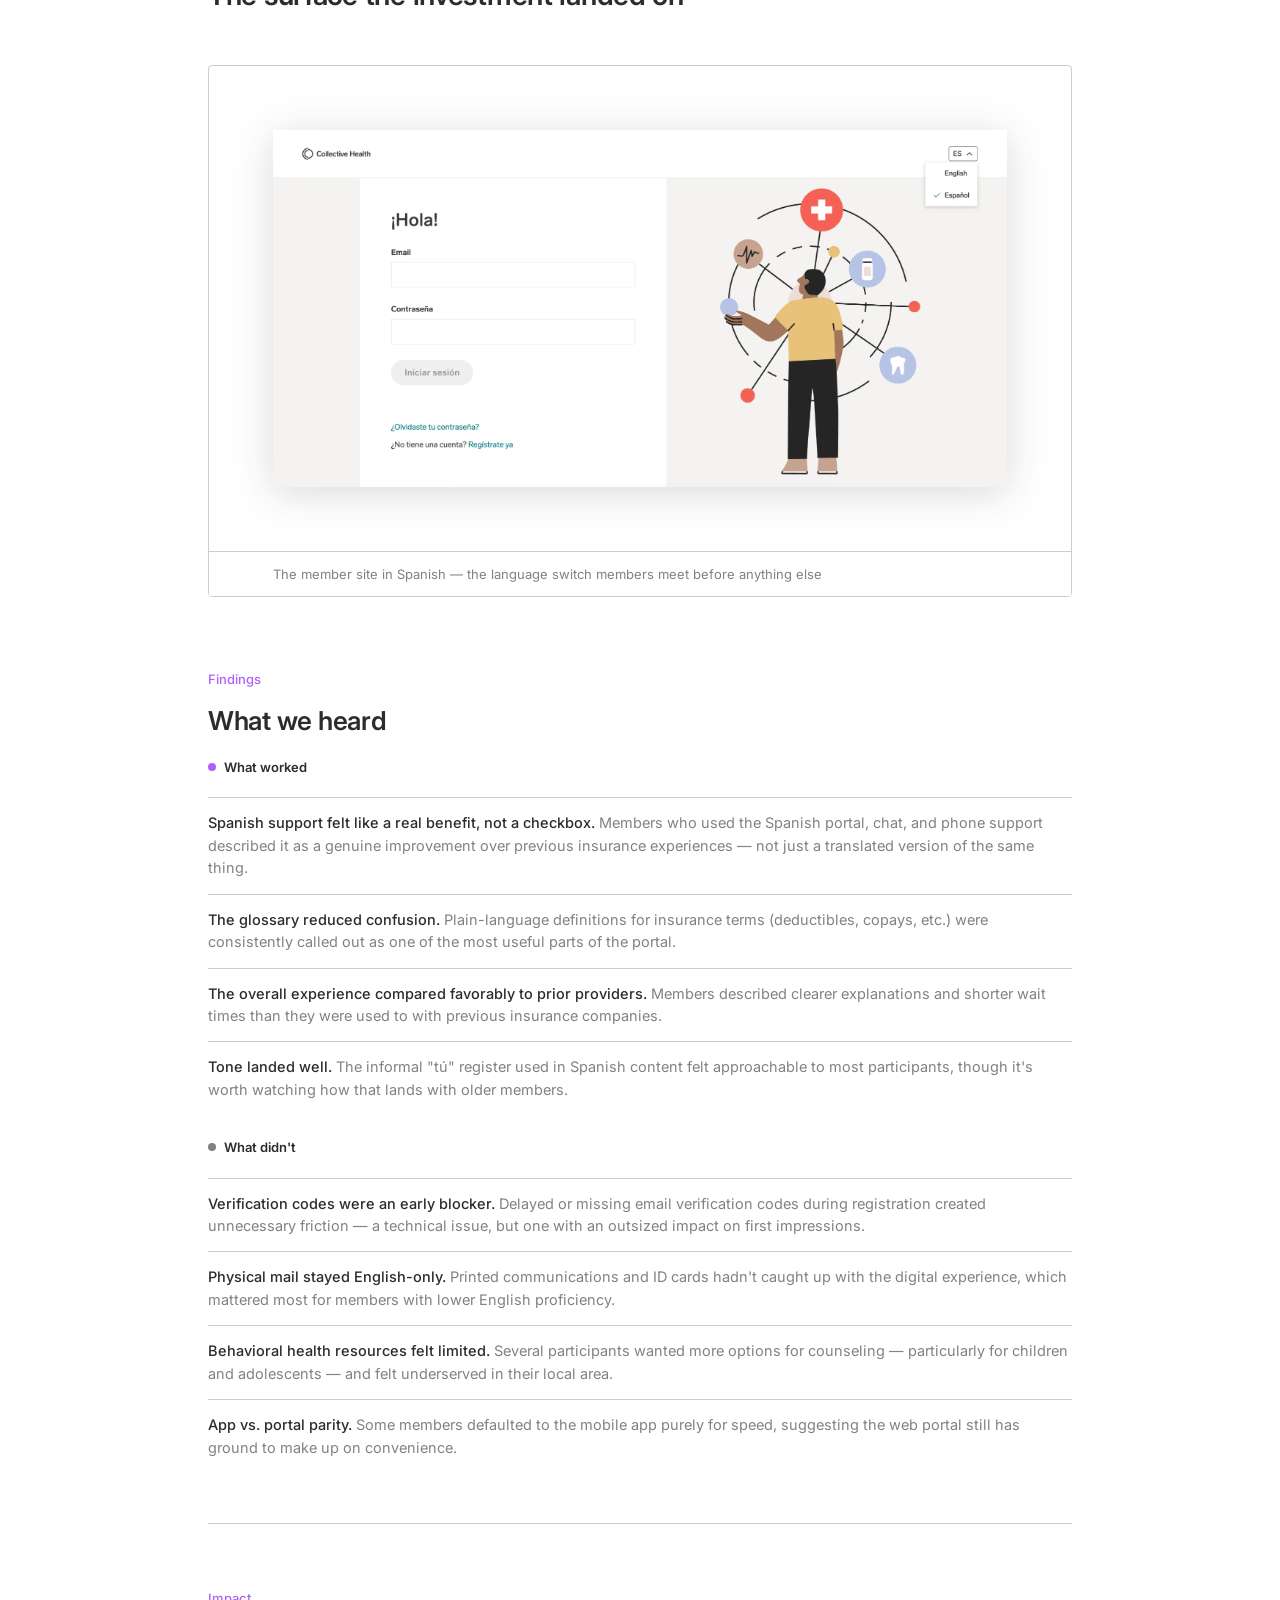
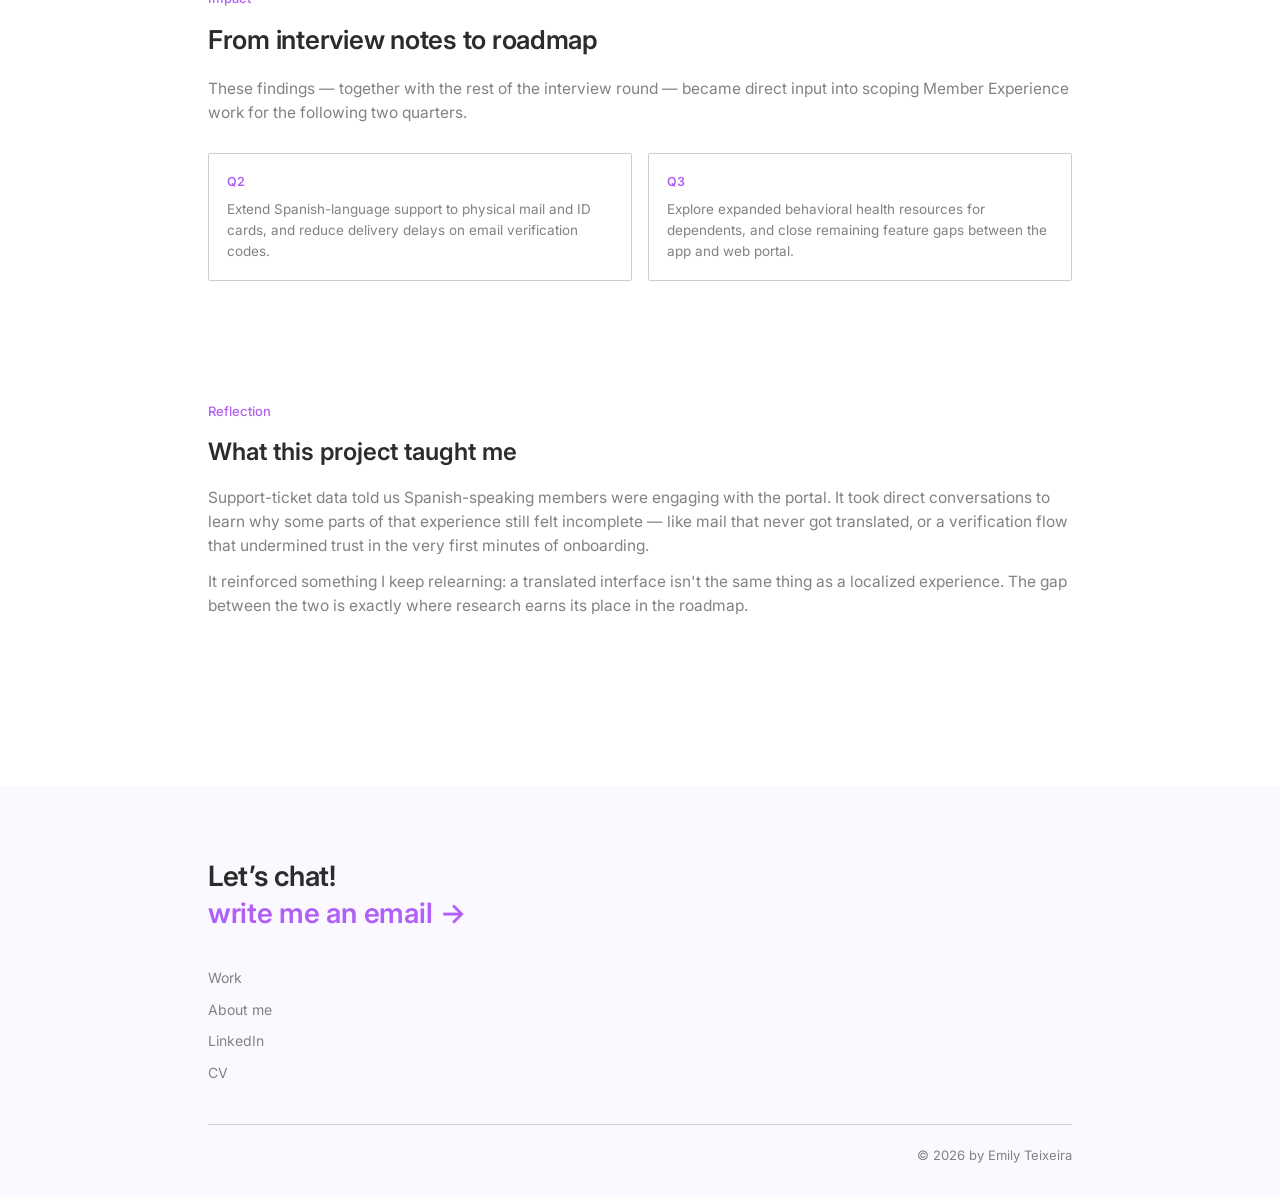
<file: case-study-member-research.html>
<!DOCTYPE html>
<html lang="en">
<head>
<meta charset="UTF-8">
<meta name="viewport" content="width=device-width, initial-scale=1.0">
<meta name="description" content="Listening in Spanish: interviews with Spanish-speaking members to test whether Collective Health's Spanish-language investment across the portal, EOBs, and contact center was actually landing.">
<meta name="author" content="Emily Teixeira">
<meta property="og:title" content="Member Research — Emily Teixeira">
<meta property="og:description" content="Listening in Spanish: interviews with Spanish-speaking members to test whether Collective Health's Spanish-language investment across the portal, EOBs, and contact center was actually landing.">
<meta property="og:image" content="images/case-study-idcards-01.webp">
<meta property="og:type" content="website">
<meta name="twitter:card" content="summary_large_image">
<link rel="icon" type="image/svg+xml" href="favicon.svg">
<title>Member Research — Emily Teixeira</title>
<link rel="preconnect" href="https://fonts.googleapis.com">
<link rel="preconnect" href="https://fonts.gstatic.com" crossorigin>
<link href="https://fonts.googleapis.com/css2?family=Inter:ital,opsz,wght@0,14..32,300;0,14..32,400;0,14..32,500;0,14..32,600;0,14..32,700;1,14..32,400&display=swap" rel="stylesheet">
<link rel="stylesheet" href="assets/site.css">
<style>
  :root{
    --paper:#FFFFFF;
    --ink:#2C2C2C;
    --muted:#828282;
    --line:#CECECE;
    --accent:#AF61F7;
    --accent-soft:#FCF8FF;
  }
  *{ margin:0; padding:0; box-sizing:border-box; }
  html{ scroll-behavior:smooth; }
  body{
    background:var(--paper);
    color:var(--ink);
    font-family:'Inter', sans-serif;
    line-height:1.55;
    -webkit-font-smoothing:antialiased;
  }
  a{ color:inherit; text-decoration:none; }
  .wrap{ max-width:920px; margin:0 auto; padding:0 28px; }
  a:focus-visible, button:focus-visible{ outline:2px solid var(--accent); outline-offset:3px; }
  @media (prefers-reduced-motion: reduce){ *{ animation-duration:0.01ms !important; transition-duration:0.01ms !important; } }


  .back{ padding:28px 0 0; font-size:13px; color:var(--muted); display:inline-block; }
  .back:hover{ color:var(--accent); }

  .cs-hero{ padding:28px 0 48px; }
  .eyebrow{ font-size:13px; color:var(--accent); font-weight:500; }
  .cs-hero h1{
    font-family:'Inter', sans-serif;
    font-weight:600;
    font-size:clamp(30px, 4.4vw, 44px);
    line-height:1.18;
    letter-spacing:-0.02em;
    margin-top:14px;
  }
  .cs-hero p{ margin-top:18px; font-size:16px; color:var(--muted); }

  .meta-grid{
    display:grid;
    grid-template-columns:repeat(4, 1fr);
    gap:20px;
    padding:32px 0;
    border-top:1px solid var(--line);
    border-bottom:1px solid var(--line);
  }
  .meta-grid div span{ display:block; font-size:12.5px; color:var(--muted); margin-bottom:6px; }
  .meta-grid div strong{ font-size:14px; font-weight:500; }
  @media (max-width:720px){ .meta-grid{ grid-template-columns:repeat(2, 1fr); } }

  .note{
    background:var(--accent-soft);
    border-radius:4px;
    padding:20px 24px;
    margin:32px 0 0;
    font-size:13.5px;
    color:var(--ink);
  }

  .problem{
    background:var(--ink);
    color:var(--paper);
    padding:56px 28px;
    margin:0 -28px;
  }
  .problem .wrap-inner{ margin:0 auto; }
  .problem .eyebrow{ color:#C9A6F0; }
  .problem h2{
    font-family:'Inter', sans-serif;
    font-weight:500;
    font-size:clamp(22px,3vw,30px);
    line-height:1.3;
    margin-top:14px;
  }

  section.stage{ padding:64px 0; border-bottom:1px solid var(--line); }
  section.stage:last-of-type{ border-bottom:none; }
  .stage .eyebrow{ margin-bottom:12px; display:block; }
  .stage h2{
    font-family:'Inter', sans-serif;
    font-weight:600;
    font-size:26px;
    letter-spacing:-0.01em;
    margin-bottom:16px;
  }
  .stage p{ color:var(--muted); font-size:15.5px; }
  .stage p + p{ margin-top:12px; }

  .method-row{ display:flex; gap:32px; margin-top:28px; flex-wrap:wrap; padding:20px 0; border-top:1px solid var(--line); border-bottom:1px solid var(--line); }
  .method-row div{ font-size:13.5px; color:var(--muted); }
  .method-row div b{ color:var(--ink); font-weight:500; }

  .findings-head{ font-size:13px; font-weight:600; margin-top:8px; display:flex; align-items:center; gap:8px; }
  .findings-head .dot{ width:8px; height:8px; border-radius:50%; display:inline-block; }
  .findings-head.pos .dot{ background:var(--accent); }
  .findings-head.neg .dot{ background:var(--muted); }

  .finding-list{ margin-top:20px; display:flex; flex-direction:column; gap:14px; }
  .finding-list .row{ border-top:1px solid var(--line); padding-top:14px; font-size:14.5px; color:var(--muted); }
  .finding-list .row b{ color:var(--ink); font-weight:500; }

  .roadmap{
    display:flex;
    gap:16px;
    margin-top:28px;
    flex-wrap:wrap;
  }
  .roadmap .card{
    flex:1;
    min-width:220px;
    border:1px solid var(--line);
    border-radius:2px;
    padding:18px;
  }
  .roadmap .card .q{ font-size:12.5px; color:var(--accent); font-weight:600; margin-bottom:8px; }
  .roadmap .card p{ font-size:13.5px; color:var(--muted); margin:0; }

  .reflection{ padding:56px 0 72px; }
  .reflection .eyebrow{ margin-bottom:12px; display:block; }
  .reflection h2{ font-family:'Inter', sans-serif; font-weight:600; font-size:24px; margin-bottom:16px; }
  .reflection p{ color:var(--muted); font-size:15.5px; }
  .reflection p + p{ margin-top:12px; }


  /* ---------- Showcase ---------- */
  .gallery-head{ padding-top:56px; padding-bottom:8px; }
  .gallery-head .eyebrow{ margin-bottom:12px; display:block; }
  .gallery-head h2{ font-family:'Inter', sans-serif; font-weight:600; font-size:28px; letter-spacing:-0.01em; }
  .gallery-stack{ display:flex; flex-direction:column; gap:40px; padding:40px 0 8px; }
  /* mismo tratamiento que el resto de los case studies: tarjeta blanca con aire,
     la captura centrada con su propia sombra y el caption abajo */
  .shot{ border:1px solid var(--line); border-radius:4px; overflow:hidden; background:var(--paper); padding:64px; display:flex; flex-direction:column; }
  .shot img{ width:100%; display:block; margin-block:auto; filter:drop-shadow(0 6px 20px rgba(28,27,25,0.16)); }
  .shot .cap{ margin:64px -64px -64px; padding:12px 64px; font-size:13px; line-height:20px; color:var(--muted); border-top:1px solid var(--line); background:var(--paper); }
  @media (max-width:720px){
    .shot{ padding:32px; }
    .shot .cap{ margin:32px -32px -32px; padding:12px 32px; }
  }
  @media (max-width:480px){
    .shot{ padding:20px; }
    .shot .cap{ margin:20px -20px -20px; padding:12px 20px; }
  }

</style>
</head>
<body>

<div class="wrap">

  <header class="site-header">
    <a class="brand" href="index.html" aria-label="Emily Teixeira — home">
      <img src="images/logo-et.png" alt="Emily Teixeira" width="257" height="152">
    </a>
    <nav class="site-nav" aria-label="Main">
      <a href="work.html" aria-current="page">Work</a>
      <a href="about.html">About me</a>
      <a href="about.html#contact">Contact</a>
    </nav>
  </header>

  <a class="back" href="work.html">← Back to work</a>

  <section class="cs-hero">
    <span class="eyebrow">Research · Collective Health</span>
    <h1>Listening in Spanish: what member research shaped Q2–Q3.</h1>
    <p>As Collective Health expanded Spanish-language support across the member portal, EOBs, and contact center, we ran a round of interviews with Spanish-speaking members to understand whether that investment was actually landing — and where it wasn't.</p>
  </section>

  <div class="meta-grid">
    <div><span>Role</span><strong>Product Designer</strong></div>
    <div><span>Focus</span><strong>Member Experience</strong></div>
    <div><span>Timeline</span><strong>Q1 2025</strong></div>
    <div><span>Method</span><strong>Moderated interviews</strong></div>
  </div>

  <div class="note">
    A note on this project: the findings below are presented at a thematic level only. No direct quotes, individual participant details, or identifying information from the original research are included, out of respect for participant privacy and the confidentiality of Collective Health's research data.
  </div>

  <div class="problem" style="margin-top:56px;">
    <div class="wrap-inner">
      <span class="eyebrow">The question</span>
      <h2>Is Spanish-language support actually reducing friction for our members — or just checking a box?</h2>
    </div>
  </div>

  <section class="stage">
    <span class="eyebrow">Method</span>
    <h2>Talking directly to the members we built this for</h2>
    <p>Rather than relying on support-ticket volume or survey scores alone, we ran moderated interviews with Spanish-speaking members, using a bilingual discussion guide so participants could respond in whichever language felt most natural. Sessions covered their broader healthcare experience, first impressions of Collective Health, and hands-on time with the Spanish-language portal and EOBs.</p>
    <div class="method-row">
      <div><b>Format</b><br>1:1 moderated interviews, bilingual guide</div>
      <div><b>Topics</b><br>Onboarding, portal usage, Spanish content, support channels</div>
      <div><b>Output</b><br>Observer notes synthesized into themes</div>
    </div>
  </section>


  <div class="gallery-head">
    <span class="eyebrow">What we were testing</span>
    <h2>The surface the investment landed on</h2>
  </div>

  <div class="gallery-stack">
    <div class="shot">
      <img loading="lazy" decoding="async" src="images/case-study-member-research-01.webp" alt="Collective Health member site sign-in screen in Spanish, with the language switcher open">
      <div class="cap">The member site in Spanish &mdash; the language switch members meet before anything else</div>
    </div>
  </div>

  <section class="stage">
    <span class="eyebrow">Findings</span>
    <h2>What we heard</h2>
    <div class="findings-head pos"><span class="dot"></span>What worked</div>
    <div class="finding-list">
      <div class="row"><b>Spanish support felt like a real benefit, not a checkbox.</b> Members who used the Spanish portal, chat, and phone support described it as a genuine improvement over previous insurance experiences — not just a translated version of the same thing.</div>
      <div class="row"><b>The glossary reduced confusion.</b> Plain-language definitions for insurance terms (deductibles, copays, etc.) were consistently called out as one of the most useful parts of the portal.</div>
      <div class="row"><b>The overall experience compared favorably to prior providers.</b> Members described clearer explanations and shorter wait times than they were used to with previous insurance companies.</div>
      <div class="row"><b>Tone landed well.</b> The informal "tú" register used in Spanish content felt approachable to most participants, though it's worth watching how that lands with older members.</div>
    </div>

    <div class="findings-head neg" style="margin-top:36px;"><span class="dot"></span>What didn't</div>
    <div class="finding-list">
      <div class="row"><b>Verification codes were an early blocker.</b> Delayed or missing email verification codes during registration created unnecessary friction — a technical issue, but one with an outsized impact on first impressions.</div>
      <div class="row"><b>Physical mail stayed English-only.</b> Printed communications and ID cards hadn't caught up with the digital experience, which mattered most for members with lower English proficiency.</div>
      <div class="row"><b>Behavioral health resources felt limited.</b> Several participants wanted more options for counseling — particularly for children and adolescents — and felt underserved in their local area.</div>
      <div class="row"><b>App vs. portal parity.</b> Some members defaulted to the mobile app purely for speed, suggesting the web portal still has ground to make up on convenience.</div>
    </div>
  </section>

  <section class="stage" style="border-bottom:none;">
    <span class="eyebrow">Impact</span>
    <h2>From interview notes to roadmap</h2>
    <p>These findings — together with the rest of the interview round — became direct input into scoping Member Experience work for the following two quarters.</p>
    <div class="roadmap">
      <div class="card">
        <div class="q">Q2</div>
        <p>Extend Spanish-language support to physical mail and ID cards, and reduce delivery delays on email verification codes.</p>
      </div>
      <div class="card">
        <div class="q">Q3</div>
        <p>Explore expanded behavioral health resources for dependents, and close remaining feature gaps between the app and web portal.</p>
      </div>
    </div>
  </section>

  <section class="reflection">
    <span class="eyebrow">Reflection</span>
    <h2>What this project taught me</h2>
    <p>Support-ticket data told us Spanish-speaking members were engaging with the portal. It took direct conversations to learn why some parts of that experience still felt incomplete — like mail that never got translated, or a verification flow that undermined trust in the very first minutes of onboarding.</p>
    <p>It reinforced something I keep relearning: a translated interface isn't the same thing as a localized experience. The gap between the two is exactly where research earns its place in the roadmap.</p>
  </section>

  </div>

<footer class="site-footer">
  <div class="wrap">
    <p class="footer-lead">Let&rsquo;s chat!<br>
      <a href="mailto:eteixeiradesign@gmail.com">write me an email <span aria-hidden="true">&rarr;</span></a>
    </p>
    <nav class="footer-links" aria-label="Footer">
      <a href="work.html">Work</a>
      <a href="about.html">About me</a>
      <a href="https://www.linkedin.com/in/emilyteixeira-productdesigner/" target="_blank" rel="noopener noreferrer">LinkedIn</a>
      <a href="https://www.linkedin.com/in/emilyteixeira-productdesigner/" target="_blank" rel="noopener noreferrer">CV</a>
    </nav>
    <div class="footer-base">&copy; 2026 by Emily Teixeira</div>
  </div>
</footer>

</body>
</html>
</file>
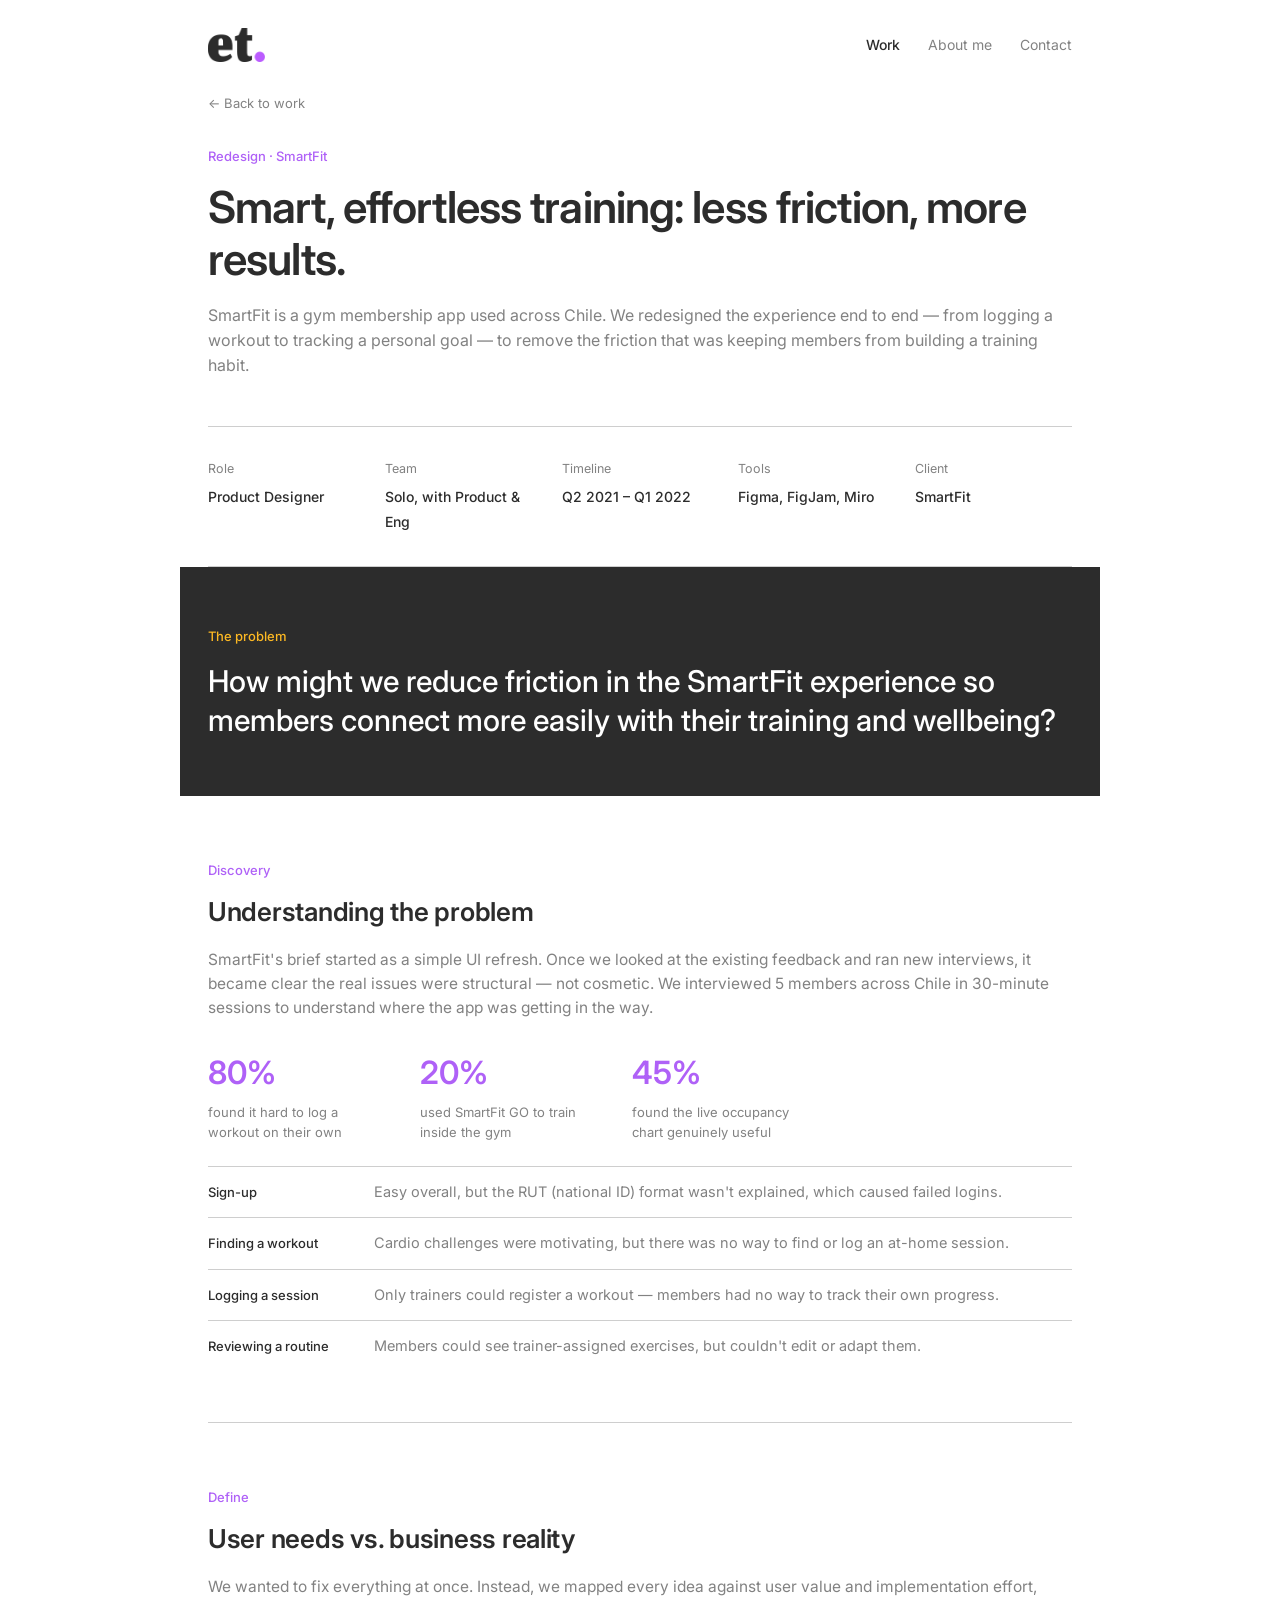
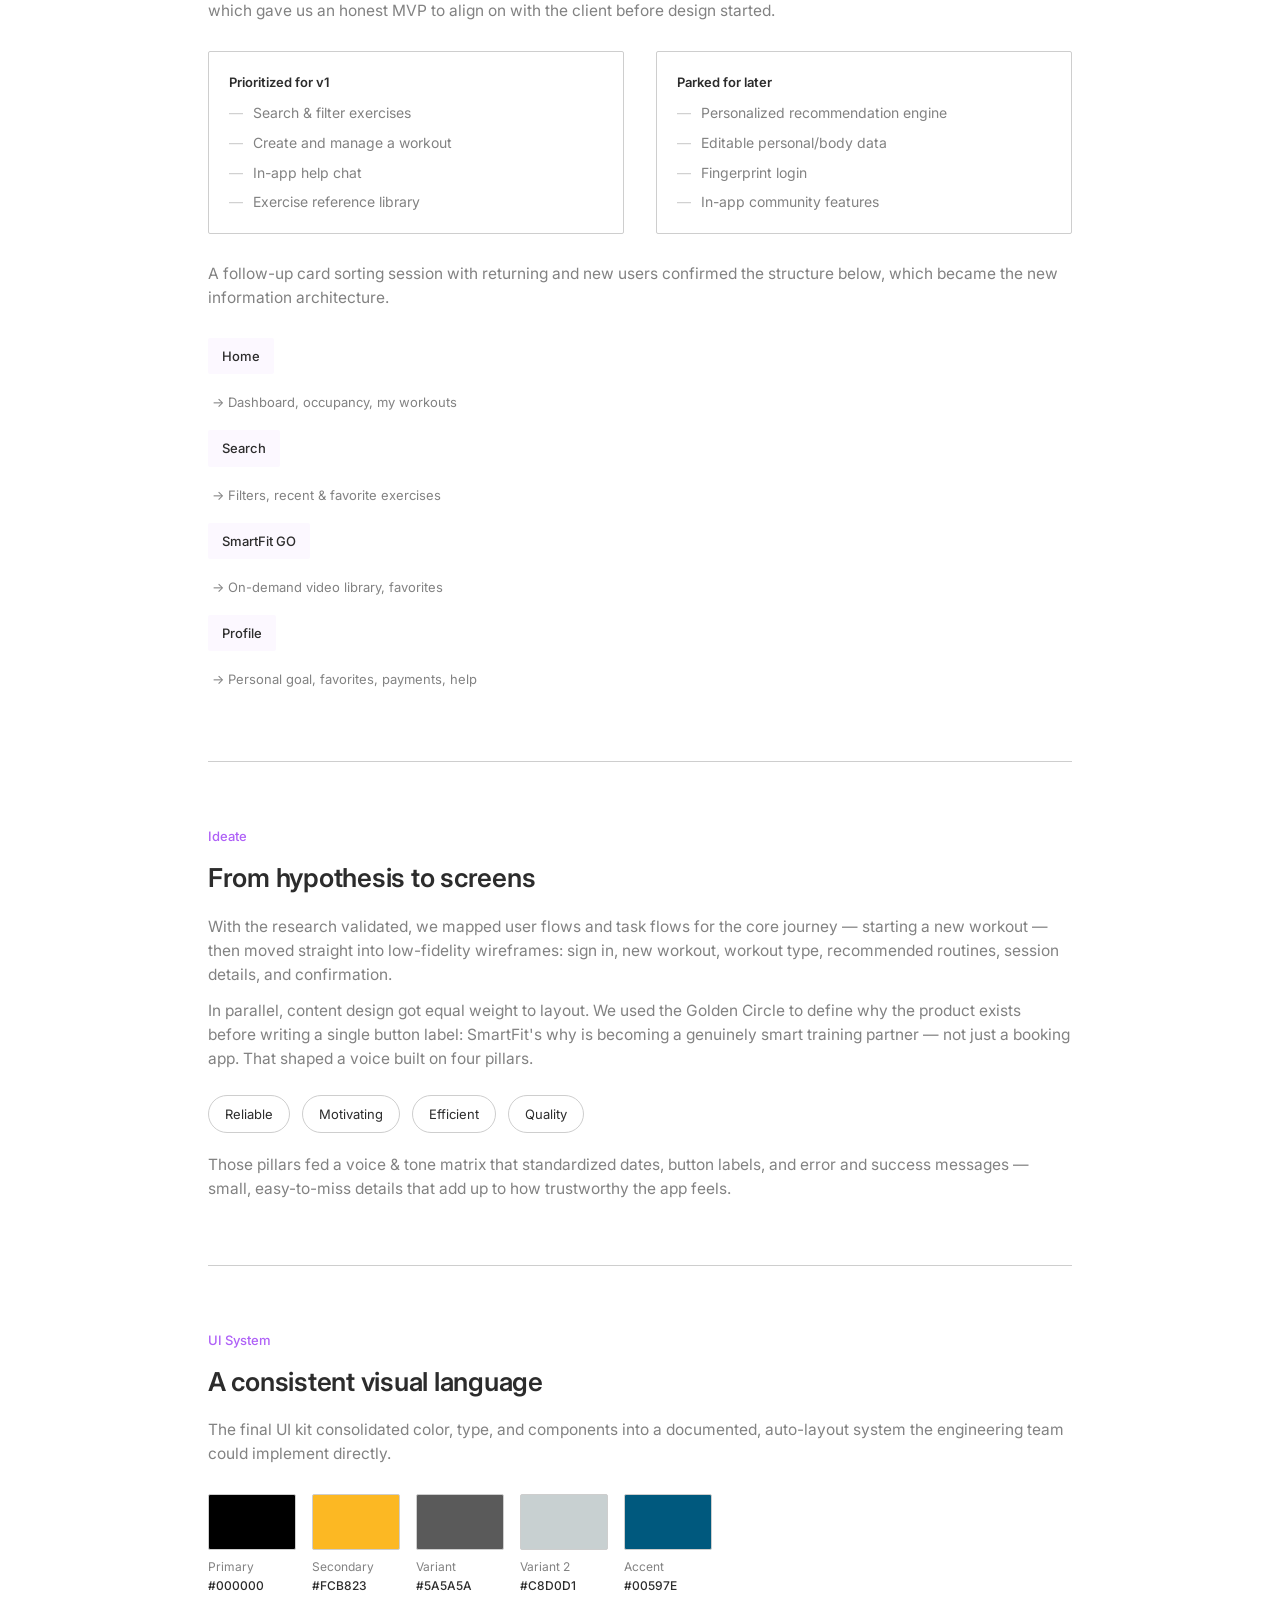
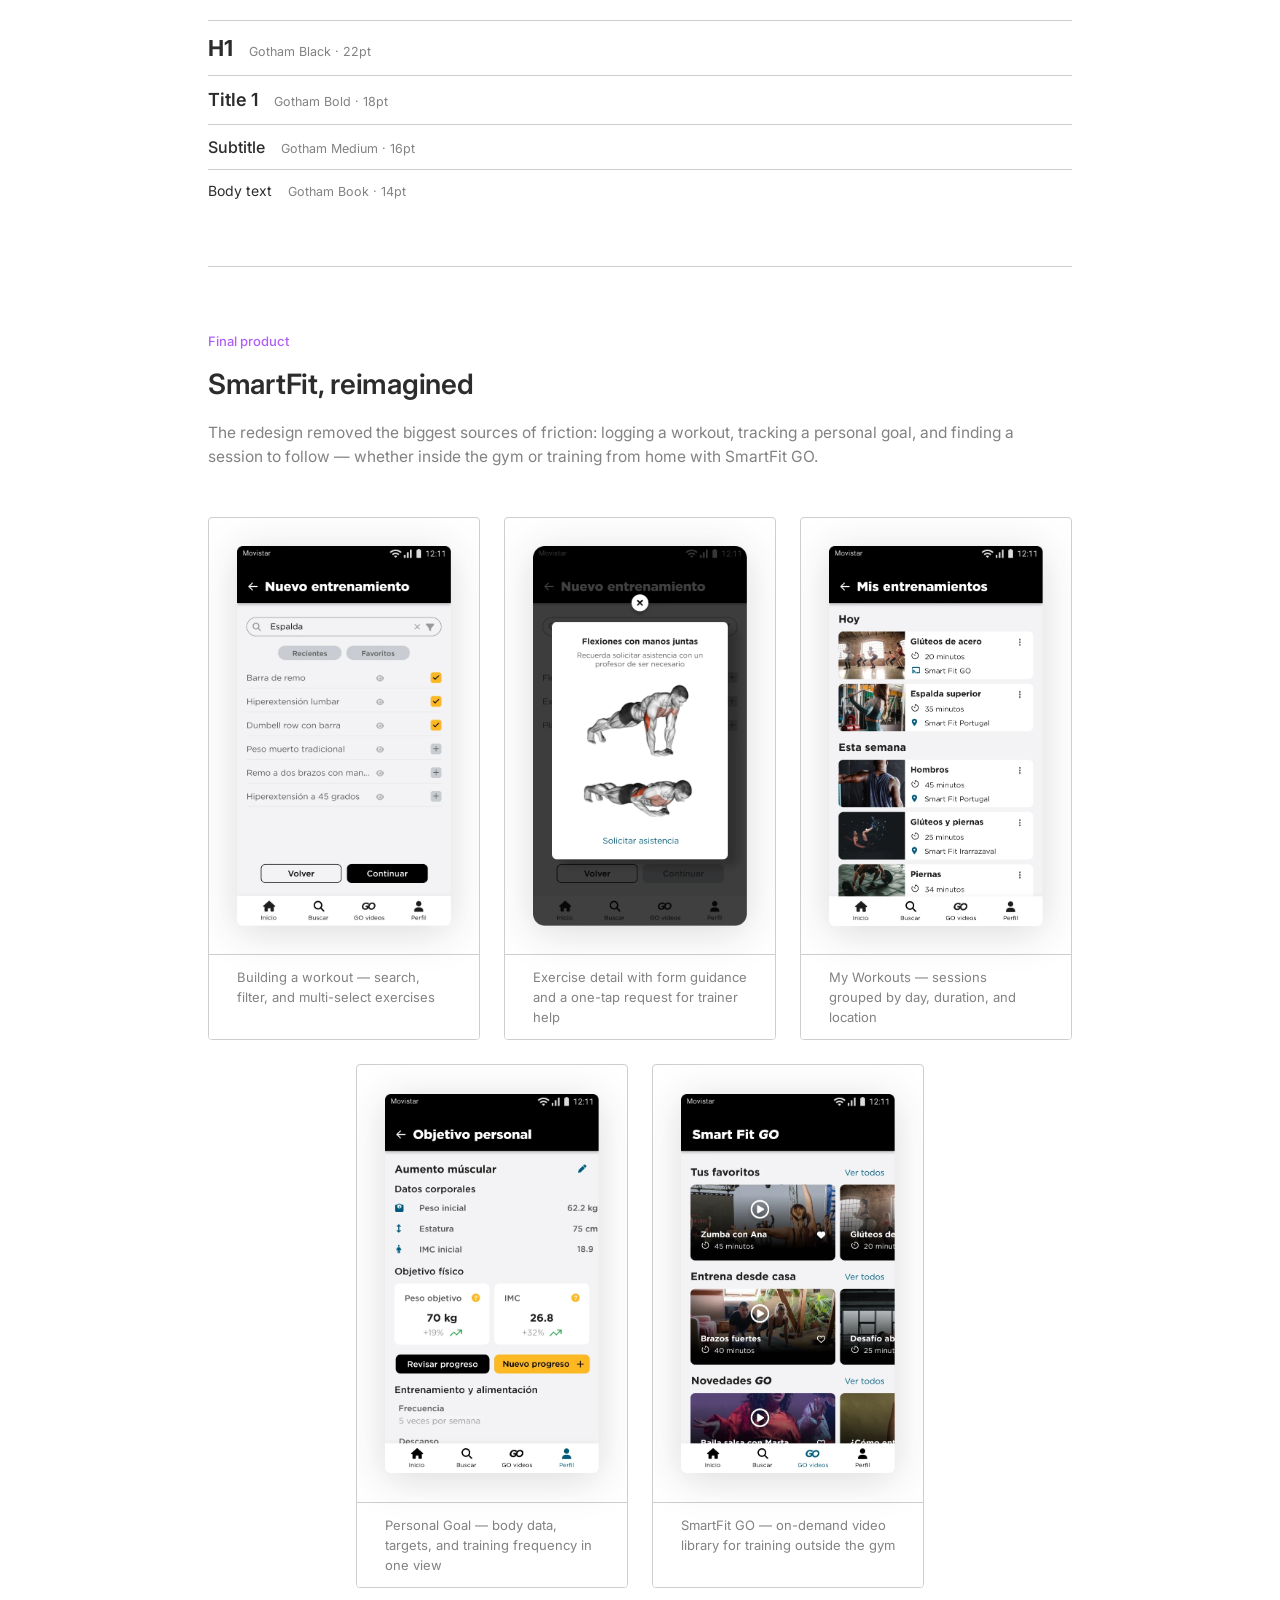
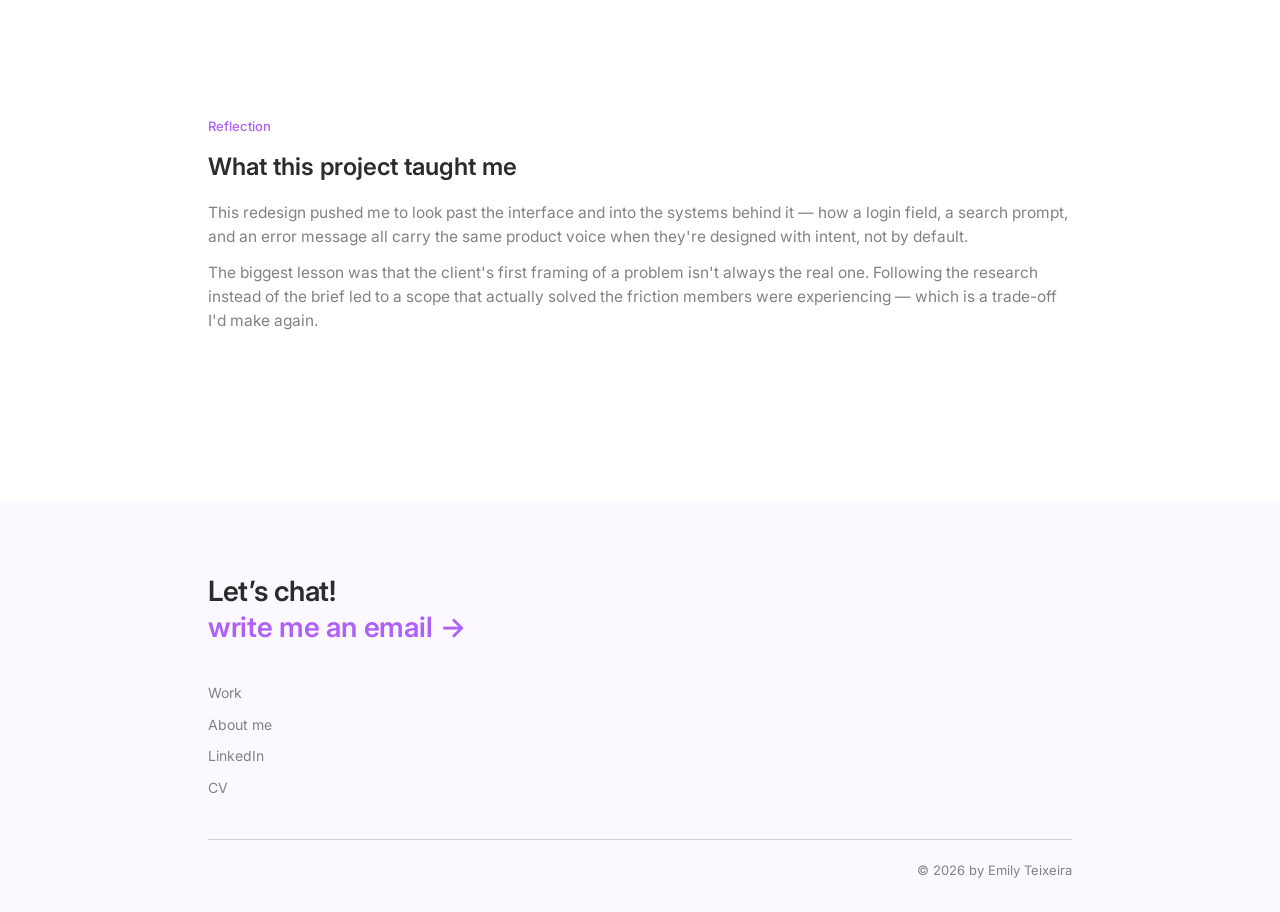
<file: case-study-smartfit.html>
<!DOCTYPE html>
<html lang="en">
<head>
<meta charset="UTF-8">
<meta name="viewport" content="width=device-width, initial-scale=1.0">
<meta name="description" content="End-to-end redesign of SmartFit, a gym membership app used across Chile — removing the friction that kept members from building a training habit.">
<meta name="author" content="Emily Teixeira">
<meta property="og:title" content="SmartFit Redesign — Emily Teixeira">
<meta property="og:description" content="End-to-end redesign of SmartFit, a gym membership app used across Chile — removing the friction that kept members from building a training habit.">
<meta property="og:image" content="images/case-study-smartfit-01.webp">
<meta property="og:type" content="website">
<meta name="twitter:card" content="summary_large_image">
<link rel="icon" type="image/svg+xml" href="favicon.svg">
<title>SmartFit Redesign — Emily Teixeira</title>
<link rel="preconnect" href="https://fonts.googleapis.com">
<link rel="preconnect" href="https://fonts.gstatic.com" crossorigin>
<link href="https://fonts.googleapis.com/css2?family=Inter:ital,opsz,wght@0,14..32,300;0,14..32,400;0,14..32,500;0,14..32,600;0,14..32,700;1,14..32,400&display=swap" rel="stylesheet">
<link rel="stylesheet" href="assets/site.css">
<style>
  :root{
    --paper:#FFFFFF;
    --ink:#2C2C2C;
    --muted:#828282;
    --line:#CECECE;
    --accent:#AF61F7;
    --accent-soft:#FCF8FF;
    --sf-black:#000000;
    --sf-yellow:#FCB823;
    --sf-gray:#5A5A5A;
    --sf-lightgray:#C8D0D1;
    --sf-teal:#00597E;
  }
  *{ margin:0; padding:0; box-sizing:border-box; }
  html{ scroll-behavior:smooth; }
  body{
    background:var(--paper);
    color:var(--ink);
    font-family:'Inter', sans-serif;
    line-height:1.55;
    -webkit-font-smoothing:antialiased;
  }
  a{ color:inherit; text-decoration:none; }
  .wrap{ max-width:920px; margin:0 auto; padding:0 28px; }
  a:focus-visible, button:focus-visible{ outline:2px solid var(--accent); outline-offset:3px; }
  @media (prefers-reduced-motion: reduce){ *{ animation-duration:0.01ms !important; transition-duration:0.01ms !important; } }
  img{ max-width:100%; display:block; }


  .back{
    padding:28px 0 0;
    font-size:13px;
    color:var(--muted);
  }
  .back:hover{ color:var(--accent); }

  .cs-hero{ padding:28px 0 48px; }
  .eyebrow{ font-size:13px; color:var(--accent); font-weight:500; }
  .cs-hero h1{
    font-family:'Inter', sans-serif;
    font-weight:600;
    font-size:clamp(30px, 4.4vw, 44px);
    line-height:1.18;
    letter-spacing:-0.02em;
    margin-top:14px;
  }
  .cs-hero p{ margin-top:18px; font-size:16px; color:var(--muted); }

  .meta-grid{
    display:grid;
    grid-template-columns:repeat(5, 1fr);
    gap:20px;
    padding:32px 0;
    border-top:1px solid var(--line);
    border-bottom:1px solid var(--line);
  }
  .meta-grid div span{ display:block; font-size:12.5px; color:var(--muted); margin-bottom:6px; }
  .meta-grid div strong{ font-size:14px; font-weight:500; }
  @media (max-width:720px){ .meta-grid{ grid-template-columns:repeat(2, 1fr); } }

  .problem{
    background:var(--ink);
    color:var(--paper);
    padding:56px 28px;
    margin:0 -28px;
    text-align:left;
  }
  .problem .wrap-inner{ margin:0 auto; }
  .problem .eyebrow{ color:var(--sf-yellow); }
  .problem h2{
    font-family:'Inter', sans-serif;
    font-weight:500;
    font-size:clamp(22px,3vw,30px);
    line-height:1.3;
    margin-top:14px;
  }

  section.stage{ padding:64px 0; border-bottom:1px solid var(--line); }
  section.stage:last-of-type{ border-bottom:none; }
  .stage .eyebrow{ margin-bottom:12px; display:block; }
  .stage h2{
    font-family:'Inter', sans-serif;
    font-weight:600;
    font-size:26px;
    letter-spacing:-0.01em;
    margin-bottom:16px;
  }
  .stage p{ color:var(--muted); font-size:15.5px; }
  .stage p + p{ margin-top:12px; }

  .stat-row{ display:flex; gap:32px; margin-top:28px; flex-wrap:wrap; }
  .stat{ min-width:150px; }
  .stat .num{ font-size:32px; font-weight:600; color:var(--accent); }
  .stat .label{ font-size:13px; color:var(--muted); margin-top:4px; max-width:180px; }

  .insight-list{ margin-top:24px; display:flex; flex-direction:column; gap:14px; }
  .insight-list .row{ display:flex; gap:16px; align-items:baseline; border-top:1px solid var(--line); padding-top:14px; }
  .insight-list .row .k{ font-size:13px; color:var(--ink); font-weight:500; min-width:150px; flex-shrink:0; }
  .insight-list .row .v{ font-size:14.5px; color:var(--muted); }

  .two-col{ display:grid; grid-template-columns:1fr 1fr; gap:32px; margin-top:28px; }
  @media (max-width:640px){ .two-col{ grid-template-columns:1fr; } }
  .two-col .card{ border:1px solid var(--line); border-radius:2px; padding:20px; }
  .two-col .card h4{ font-size:13px; text-transform:none; color:var(--ink); font-weight:600; margin-bottom:10px; }
  .two-col .card ul{ list-style:none; display:flex; flex-direction:column; gap:8px; }
  /* flex + gap sets the space between the dash and the label explicitly; the old padding-left
     happened to equal the em dash's own width, which left them touching */
  .two-col .card li{ font-size:14px; color:var(--muted); display:flex; gap:10px; }
  .two-col .card li::before{ content:'—'; color:var(--line); flex-shrink:0; }

  .ia-tree{ margin-top:28px; display:flex; flex-direction:column; gap:10px; }
  .ia-tree .branch{ display:flex; gap:14px; flex-wrap:wrap; }
  .ia-tree .node{
    font-size:13px;
    padding:8px 14px;
    background:var(--accent-soft);
    color:var(--ink);
    border-radius:2px;
    font-weight:500;
  }
  .ia-tree .sub{ font-size:13px; color:var(--muted); padding:8px 0 8px 4px; }

  .pillars{ display:flex; gap:12px; margin-top:24px; flex-wrap:wrap; }
  .pillar{
    border:1px solid var(--line);
    padding:8px 16px;
    border-radius:100px;
    font-size:13px;
    color:var(--ink);
  }

  .palette-row{ display:flex; gap:16px; margin-top:28px; flex-wrap:wrap; }
  .swatch{ width:88px; }
  .swatch .chip{ width:88px; height:56px; border-radius:2px; border:1px solid var(--line); }
  .swatch .label{ font-size:12px; color:var(--muted); margin-top:8px; }
  .swatch .hex{ font-size:12px; color:var(--ink); font-weight:500; }

  .type-scale{ margin-top:24px; display:flex; flex-direction:column; gap:10px; }
  .type-scale .t{ display:flex; align-items:baseline; gap:16px; border-top:1px solid var(--line); padding-top:10px; }
  .type-scale .t .sample{ font-weight:700; }
  .type-scale .t .info{ font-size:12.5px; color:var(--muted); }

  .gallery-head{ padding-top:64px; padding-bottom:8px; }
  .gallery-head .eyebrow{ margin-bottom:12px; display:block; }
  .gallery-head h2{ font-family:'Inter', sans-serif; font-weight:600; font-size:28px; letter-spacing:-0.01em; }
  .gallery-head p{ margin-top:14px; color:var(--muted); font-size:15.5px; }

  .gallery{
    display:flex;
    flex-wrap:wrap;
    align-items:stretch;
    justify-content:center;
    gap:24px;
    padding:40px 0 72px;
  }
  .shot{ flex:0 1 calc(33.333% - 16px); }
  @media (max-width:760px){ .shot{ flex-basis:calc(50% - 12px); } }
  @media (max-width:520px){ .shot{ flex-basis:100%; } }
  .shot{ border:1px solid var(--line); border-radius:4px; overflow:hidden; background:var(--paper); padding:28px; display:flex; flex-direction:column; }
  /* the exports are shadow-free with transparent rounded corners, so drop-shadow follows the
     screen silhouette; the padding is what centres the mockup and keeps the shadow unclipped.
     margin-block:auto keeps it centred when the card is stretched to match its row. */
  /* fixed ratio so the rendered height does not depend on the 586px vs 587px difference
     between the exports; contain avoids distorting the odd ones out */
  .shot img{ width:100%; display:block; margin-block:auto; aspect-ratio:586/1042; object-fit:contain;
             filter:drop-shadow(0 6px 20px rgba(28,27,25,0.16)); }
  /* reserve three lines so a 2-line and a 3-line caption yield the same card height */
  .shot .cap{ margin:28px -28px -28px; padding:12px 28px; font-size:13px; line-height:20px; min-height:85px; color:var(--muted); border-top:1px solid var(--line); background:var(--paper); }
  /* la reserva del caption solo hace falta donde hay dos o mas tarjetas por fila:
     es lo que alinea los divisores. Con una sola tarjeta por fila seria aire muerto. */
  @media (max-width:520px){ .shot .cap{ min-height:0; } }      /* 1 columna: sin reserva */
  .shot.wide{ grid-column:span 2; }
  @media (max-width:520px){ .shot.wide{ grid-column:span 1; } }

  .reflection{ padding:56px 0 72px; }
  .reflection .eyebrow{ margin-bottom:12px; display:block; }
  .reflection h2{ font-family:'Inter', sans-serif; font-weight:600; font-size:24px; margin-bottom:16px; }
  .reflection p{ color:var(--muted); font-size:15.5px; }
  .reflection p + p{ margin-top:12px; }

</style>
</head>
<body>

<div class="wrap">

  <header class="site-header">
    <a class="brand" href="index.html" aria-label="Emily Teixeira — home">
      <img src="images/logo-et.png" alt="Emily Teixeira" width="257" height="152">
    </a>
    <nav class="site-nav" aria-label="Main">
      <a href="work.html" aria-current="page">Work</a>
      <a href="about.html">About me</a>
      <a href="about.html#contact">Contact</a>
    </nav>
  </header>

  <a class="back" href="work.html">← Back to work</a>

  <section class="cs-hero">
    <span class="eyebrow">Redesign · SmartFit</span>
    <h1>Smart, effortless training: less friction, more results.</h1>
    <p>SmartFit is a gym membership app used across Chile. We redesigned the experience end to end — from logging a workout to tracking a personal goal — to remove the friction that was keeping members from building a training habit.</p>
  </section>

  <div class="meta-grid">
    <div><span>Role</span><strong>Product Designer</strong></div>
    <div><span>Team</span><strong>Solo, with Product & Eng</strong></div>
    <div><span>Timeline</span><strong>Q2 2021 – Q1 2022</strong></div>
    <div><span>Tools</span><strong>Figma, FigJam, Miro</strong></div>
    <div><span>Client</span><strong>SmartFit</strong></div>
  </div>

  <div class="problem">
    <div class="wrap-inner">
      <span class="eyebrow">The problem</span>
      <h2>How might we reduce friction in the SmartFit experience so members connect more easily with their training and wellbeing?</h2>
    </div>
  </div>

  <section class="stage">
    <span class="eyebrow">Discovery</span>
    <h2>Understanding the problem</h2>
    <p>SmartFit's brief started as a simple UI refresh. Once we looked at the existing feedback and ran new interviews, it became clear the real issues were structural — not cosmetic. We interviewed 5 members across Chile in 30-minute sessions to understand where the app was getting in the way.</p>
    <div class="stat-row">
      <div class="stat"><div class="num">80%</div><div class="label">found it hard to log a workout on their own</div></div>
      <div class="stat"><div class="num">20%</div><div class="label">used SmartFit GO to train inside the gym</div></div>
      <div class="stat"><div class="num">45%</div><div class="label">found the live occupancy chart genuinely useful</div></div>
    </div>
    <div class="insight-list">
      <div class="row"><span class="k">Sign-up</span><span class="v">Easy overall, but the RUT (national ID) format wasn't explained, which caused failed logins.</span></div>
      <div class="row"><span class="k">Finding a workout</span><span class="v">Cardio challenges were motivating, but there was no way to find or log an at-home session.</span></div>
      <div class="row"><span class="k">Logging a session</span><span class="v">Only trainers could register a workout — members had no way to track their own progress.</span></div>
      <div class="row"><span class="k">Reviewing a routine</span><span class="v">Members could see trainer-assigned exercises, but couldn't edit or adapt them.</span></div>
    </div>
  </section>

  <section class="stage">
    <span class="eyebrow">Define</span>
    <h2>User needs vs. business reality</h2>
    <p>We wanted to fix everything at once. Instead, we mapped every idea against user value and implementation effort, which gave us an honest MVP to align on with the client before design started.</p>
    <div class="two-col">
      <div class="card">
        <h4>Prioritized for v1</h4>
        <ul>
          <li>Search & filter exercises</li>
          <li>Create and manage a workout</li>
          <li>In-app help chat</li>
          <li>Exercise reference library</li>
        </ul>
      </div>
      <div class="card">
        <h4>Parked for later</h4>
        <ul>
          <li>Personalized recommendation engine</li>
          <li>Editable personal/body data</li>
          <li>Fingerprint login</li>
          <li>In-app community features</li>
        </ul>
      </div>
    </div>
    <p style="margin-top:28px;">A follow-up card sorting session with returning and new users confirmed the structure below, which became the new information architecture.</p>
    <div class="ia-tree">
      <div class="branch">
        <span class="node">Home</span>
      </div>
      <div class="sub">→ Dashboard, occupancy, my workouts</div>
      <div class="branch">
        <span class="node">Search</span>
      </div>
      <div class="sub">→ Filters, recent & favorite exercises</div>
      <div class="branch">
        <span class="node">SmartFit GO</span>
      </div>
      <div class="sub">→ On-demand video library, favorites</div>
      <div class="branch">
        <span class="node">Profile</span>
      </div>
      <div class="sub">→ Personal goal, favorites, payments, help</div>
    </div>
  </section>

  <section class="stage">
    <span class="eyebrow">Ideate</span>
    <h2>From hypothesis to screens</h2>
    <p>With the research validated, we mapped user flows and task flows for the core journey — starting a new workout — then moved straight into low-fidelity wireframes: sign in, new workout, workout type, recommended routines, session details, and confirmation.</p>
    <p>In parallel, content design got equal weight to layout. We used the Golden Circle to define why the product exists before writing a single button label: SmartFit's why is becoming a genuinely smart training partner — not just a booking app. That shaped a voice built on four pillars.</p>
    <div class="pillars">
      <span class="pillar">Reliable</span>
      <span class="pillar">Motivating</span>
      <span class="pillar">Efficient</span>
      <span class="pillar">Quality</span>
    </div>
    <p style="margin-top:20px;">Those pillars fed a voice & tone matrix that standardized dates, button labels, and error and success messages — small, easy-to-miss details that add up to how trustworthy the app feels.</p>
  </section>

  <section class="stage">
    <span class="eyebrow">UI System</span>
    <h2>A consistent visual language</h2>
    <p>The final UI kit consolidated color, type, and components into a documented, auto-layout system the engineering team could implement directly.</p>
    <div class="palette-row">
      <div class="swatch"><div class="chip" style="background:var(--sf-black)"></div><div class="label">Primary</div><div class="hex">#000000</div></div>
      <div class="swatch"><div class="chip" style="background:var(--sf-yellow)"></div><div class="label">Secondary</div><div class="hex">#FCB823</div></div>
      <div class="swatch"><div class="chip" style="background:var(--sf-gray)"></div><div class="label">Variant</div><div class="hex">#5A5A5A</div></div>
      <div class="swatch"><div class="chip" style="background:var(--sf-lightgray)"></div><div class="label">Variant 2</div><div class="hex">#C8D0D1</div></div>
      <div class="swatch"><div class="chip" style="background:var(--sf-teal)"></div><div class="label">Accent</div><div class="hex">#00597E</div></div>
    </div>
    <div class="type-scale">
      <div class="t"><span class="sample" style="font-size:22px;">H1</span><span class="info">Gotham Black · 22pt</span></div>
      <div class="t"><span class="sample" style="font-size:18px; font-weight:600;">Title 1</span><span class="info">Gotham Bold · 18pt</span></div>
      <div class="t"><span class="sample" style="font-size:16px; font-weight:500;">Subtitle</span><span class="info">Gotham Medium · 16pt</span></div>
      <div class="t"><span class="sample" style="font-size:14px; font-weight:400;">Body text</span><span class="info">Gotham Book · 14pt</span></div>
    </div>
  </section>

  <div class="gallery-head">
    <span class="eyebrow">Final product</span>
    <h2>SmartFit, reimagined</h2>
    <p>The redesign removed the biggest sources of friction: logging a workout, tracking a personal goal, and finding a session to follow — whether inside the gym or training from home with SmartFit GO.</p>
  </div>

  <div class="gallery">
    <div class="shot">
      <img loading="lazy" decoding="async" src="images/case-study-smartfit-01.webp" alt="Screen for selecting exercises for a new workout, with recent and favorite filters">
      <div class="cap">Building a workout — search, filter, and multi-select exercises</div>
    </div>
    <div class="shot">
      <img loading="lazy" decoding="async" src="images/case-study-smartfit-02.webp" alt="Exercise detail modal with instructional diagrams and a request-assistance link">
      <div class="cap">Exercise detail with form guidance and a one-tap request for trainer help</div>
    </div>
    <div class="shot">
      <img loading="lazy" decoding="async" src="images/case-study-smartfit-03.webp" alt="My Workouts screen listing sessions grouped by day and gym location">
      <div class="cap">My Workouts — sessions grouped by day, duration, and location</div>
    </div>
    <div class="shot">
      <img loading="lazy" decoding="async" src="images/case-study-smartfit-04.webp" alt="Personal Goal screen showing body data and target weight and BMI">
      <div class="cap">Personal Goal — body data, targets, and training frequency in one view</div>
    </div>
    <div class="shot">
      <img loading="lazy" decoding="async" src="images/case-study-smartfit-05.webp" alt="SmartFit GO screen with an on-demand video library">
      <div class="cap">SmartFit GO — on-demand video library for training outside the gym</div>
    </div>
  </div>

  <section class="reflection">
    <span class="eyebrow">Reflection</span>
    <h2>What this project taught me</h2>
    <p>This redesign pushed me to look past the interface and into the systems behind it — how a login field, a search prompt, and an error message all carry the same product voice when they're designed with intent, not by default.</p>
    <p>The biggest lesson was that the client's first framing of a problem isn't always the real one. Following the research instead of the brief led to a scope that actually solved the friction members were experiencing — which is a trade-off I'd make again.</p>
  </section>

  </div>

<footer class="site-footer">
  <div class="wrap">
    <p class="footer-lead">Let&rsquo;s chat!<br>
      <a href="mailto:eteixeiradesign@gmail.com">write me an email <span aria-hidden="true">&rarr;</span></a>
    </p>
    <nav class="footer-links" aria-label="Footer">
      <a href="work.html">Work</a>
      <a href="about.html">About me</a>
      <a href="https://www.linkedin.com/in/emilyteixeira-productdesigner/" target="_blank" rel="noopener noreferrer">LinkedIn</a>
      <a href="https://www.linkedin.com/in/emilyteixeira-productdesigner/" target="_blank" rel="noopener noreferrer">CV</a>
    </nav>
    <div class="footer-base">&copy; 2026 by Emily Teixeira</div>
  </div>
</footer>

</body>
</html>
</file>
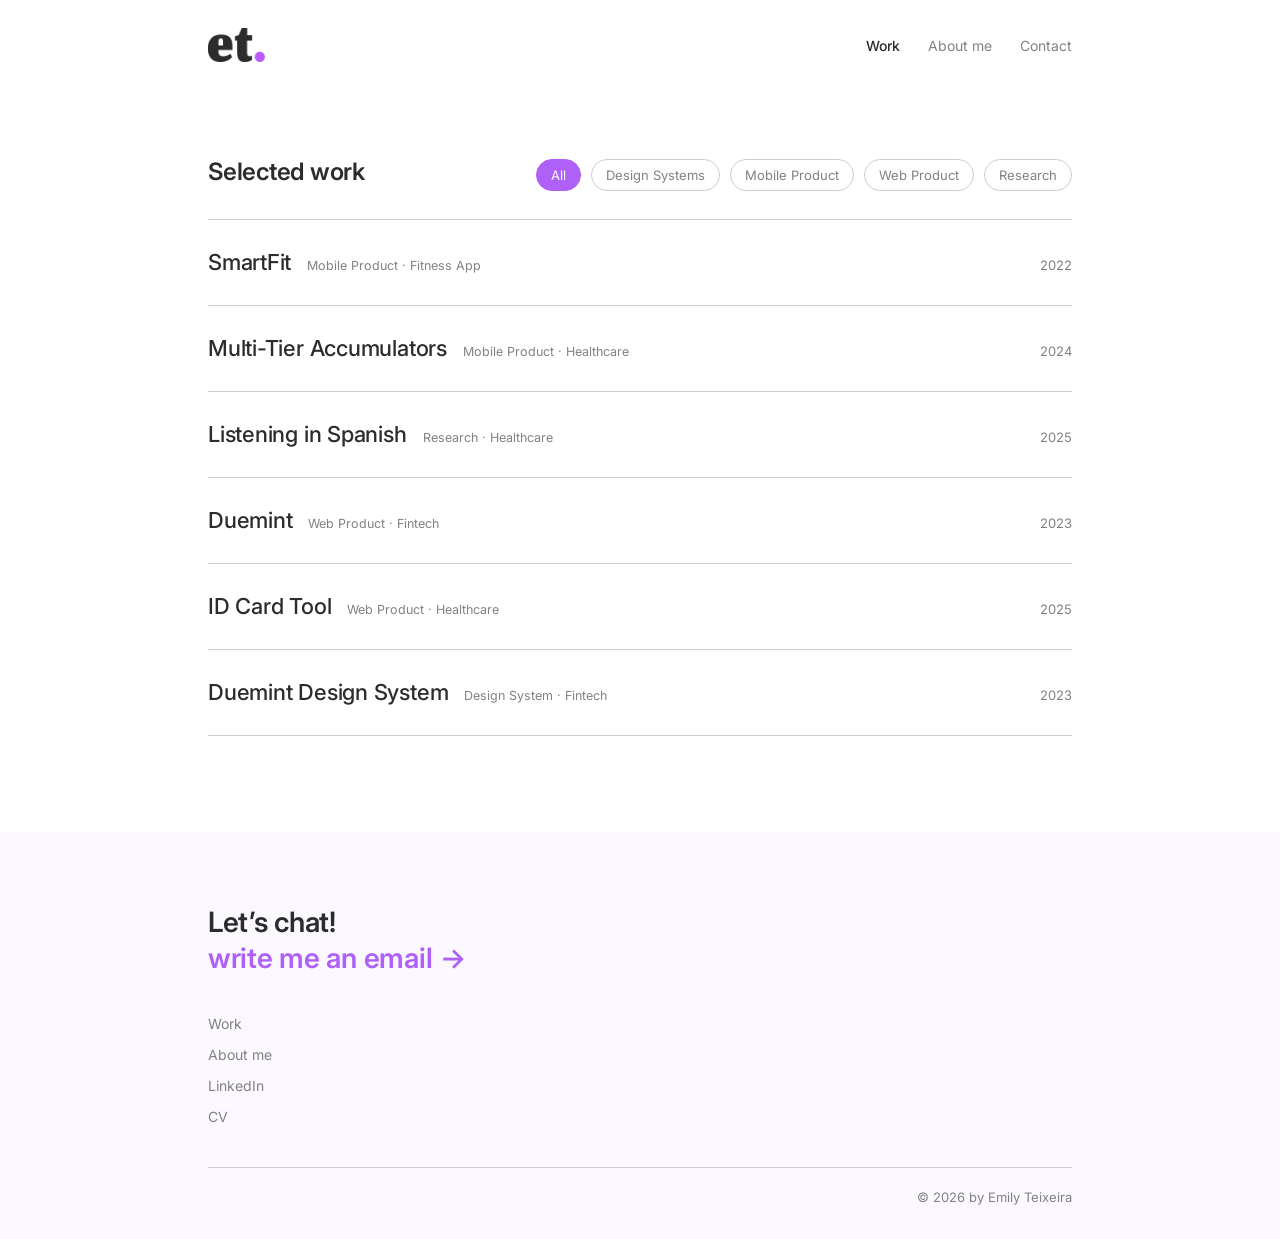
<file: work.html>
<!DOCTYPE html>
<html lang="en">
<head>
<meta charset="UTF-8">
<meta name="viewport" content="width=device-width, initial-scale=1.0">
<meta name="description" content="Selected product design work: design systems, mobile and web products, and research across healthcare and fintech.">
<meta name="author" content="Emily Teixeira">
<meta property="og:title" content="Work — Emily Teixeira">
<meta property="og:description" content="Selected product design work: design systems, mobile and web products, and research across healthcare and fintech.">
<meta property="og:image" content="images/case-study-idcards-01.webp">
<meta property="og:type" content="website">
<meta name="twitter:card" content="summary_large_image">
<link rel="icon" type="image/svg+xml" href="favicon.svg">
<title>Work — Emily Teixeira</title>
<link rel="preconnect" href="https://fonts.googleapis.com">
<link rel="preconnect" href="https://fonts.gstatic.com" crossorigin>
<link href="https://fonts.googleapis.com/css2?family=Inter:ital,opsz,wght@0,14..32,300;0,14..32,400;0,14..32,500;0,14..32,600;0,14..32,700;1,14..32,400&display=swap" rel="stylesheet">
<link rel="stylesheet" href="assets/site.css">
<style>
  /* heredado del home: encabezado de seccion, filtros y lista de trabajos */
  .section-head{
    padding-top:64px;
    padding-bottom:28px;
    display:flex;
    align-items:baseline;
    justify-content:space-between;
    flex-wrap:wrap;
    gap:16px;
  }
  .section-head h2{
    font-family:'Inter', sans-serif;
    font-size:24px;
    font-weight:600;
    letter-spacing:-0.01em;
  }

  /* ---------- Filters ---------- */
  .filters{
    display:flex;
    gap:10px;
    flex-wrap:wrap;
  }
  .filter-btn{
    font-family:'Inter', sans-serif;
    font-size:13px;
    padding:7px 14px;
    border:1px solid var(--line);
    border-radius:100px;
    background:transparent;
    color:var(--muted);
    cursor:pointer;
    transition:background 0.15s, color 0.15s, border-color 0.15s;
  }
  .filter-btn:hover{ border-color:var(--accent); color:var(--ink); }
  .filter-btn.active{
    background:var(--accent);
    border-color:var(--accent);
    color:var(--paper);
  }

  /* ---------- Work list ---------- */
  .work-list{
    border-top:1px solid var(--line);
  }
  .work-row{
    display:flex;
    align-items:baseline;
    justify-content:space-between;
    padding:26px 0;
    border-bottom:1px solid var(--line);
    cursor:pointer;
    position:relative;
    transition:opacity 0.25s ease, transform 0.25s ease;
  }
  .work-row.is-hidden{
    opacity:0;
    transform:translateY(-4px);
    display:none;
  }
  .work-row .title-group{ display:flex; align-items:baseline; gap:16px; }
  .work-row h3{
    font-family:'Inter', sans-serif;
    font-weight:500;
    font-size:22px;
    letter-spacing:-0.01em;
    transition:color 0.15s;
  }
  .work-row:hover h3{ color:var(--accent); }
  .work-row .tag{
    font-size:12.5px;
    color:var(--muted);
  }
  .work-row .year{
    font-size:13px;
    color:var(--muted);
    flex-shrink:0;
  }


</style>
</head>
<body>

<a class="skip-link" href="#main">Skip to content</a>

<div class="wrap">

  <header class="site-header">
    <a class="brand" href="index.html" aria-label="Emily Teixeira — home">
      <img src="images/logo-et.png" alt="Emily Teixeira" width="257" height="152">
    </a>
    <nav class="site-nav" aria-label="Main">
      <a href="work.html" aria-current="page">Work</a>
      <a href="about.html">About me</a>
      <a href="about.html#contact">Contact</a>
    </nav>
  </header>

  <main id="main">
  <section id="work">
      <div class="section-head">
        <h2>Selected work</h2>
        <div class="filters" id="filters" role="group" aria-label="Filter work by discipline">
          <button type="button" class="filter-btn active" data-filter="todos" aria-pressed="true">All</button>
          <button type="button" class="filter-btn" data-filter="sistema" aria-pressed="false">Design Systems</button>
          <button type="button" class="filter-btn" data-filter="movil" aria-pressed="false">Mobile Product</button>
          <button type="button" class="filter-btn" data-filter="web" aria-pressed="false">Web Product</button>
          <button type="button" class="filter-btn" data-filter="research" aria-pressed="false">Research</button>
        </div>
      </div>

      <div class="work-list" id="workList">

        <a class="work-row" data-cat="movil" href="case-study-smartfit.html">
          <div class="title-group">
            <h3>SmartFit</h3>
            <span class="tag">Mobile Product · Fitness App</span>
          </div>
          <span class="year">2022</span>
        </a>

        <a class="work-row" data-cat="movil" href="case-study-accumulators.html">
          <div class="title-group">
            <h3>Multi-Tier Accumulators</h3>
            <span class="tag">Mobile Product · Healthcare</span>
          </div>
          <span class="year">2024</span>
        </a>

        <a class="work-row" data-cat="research" href="case-study-member-research.html">
          <div class="title-group">
            <h3>Listening in Spanish</h3>
            <span class="tag">Research · Healthcare</span>
          </div>
          <span class="year">2025</span>
        </a>

        <a class="work-row" data-cat="web" href="case-study-duemint.html">
          <div class="title-group">
            <h3>Duemint</h3>
            <span class="tag">Web Product · Fintech</span>
          </div>
          <span class="year">2023</span>
        </a>

        <a class="work-row" data-cat="web" href="case-study-idcards.html">
          <div class="title-group">
            <h3>ID Card Tool</h3>
            <span class="tag">Web Product · Healthcare</span>
          </div>
          <span class="year">2025</span>
        </a>

        <a class="work-row" data-cat="sistema" href="case-study-duemint-design-system.html">
          <div class="title-group">
            <h3>Duemint Design System</h3>
            <span class="tag">Design System · Fintech</span>
          </div>
          <span class="year">2023</span>
        </a>

      </div>
    </section>

  </main>

</div>

<footer class="site-footer">
  <div class="wrap">
    <p class="footer-lead">Let&rsquo;s chat!<br>
      <a href="mailto:eteixeiradesign@gmail.com">write me an email <span aria-hidden="true">&rarr;</span></a>
    </p>
    <nav class="footer-links" aria-label="Footer">
      <a href="work.html">Work</a>
      <a href="about.html">About me</a>
      <a href="https://www.linkedin.com/in/emilyteixeira-productdesigner/" target="_blank" rel="noopener noreferrer">LinkedIn</a>
      <a href="https://www.linkedin.com/in/emilyteixeira-productdesigner/" target="_blank" rel="noopener noreferrer">CV</a>
    </nav>
    <div class="footer-base">&copy; 2026 by Emily Teixeira</div>
  </div>
</footer>

<script>
  // ---------- Filtering ----------
  const filterBtns = document.querySelectorAll('.filter-btn');
  const rows = document.querySelectorAll('.work-row');

  filterBtns.forEach(btn => {
    btn.addEventListener('click', () => {
      filterBtns.forEach(b => {
        b.classList.remove('active');
        b.setAttribute('aria-pressed', 'false');
      });
      btn.classList.add('active');
      btn.setAttribute('aria-pressed', 'true');
      const f = btn.dataset.filter;

      rows.forEach(row => {
        const match = f === 'todos' || row.dataset.cat === f;
        row.classList.toggle('is-hidden', !match);
        row.toggleAttribute('hidden', !match);
      });
    });
  });
</script>

</body>
</html>
</file>
<file: assets/site.css>
/* ---------------------------------------------------------------
   Chrome compartido por todas las paginas: tokens, header y footer.
   Lo especifico de cada pagina sigue inline en su propio <style>.
   --------------------------------------------------------------- */

:root{
  --paper:#FFFFFF;
  --ink:#2C2C2C;
  --muted:#828282;
  --line:#CECECE;
  --accent:#AF61F7;
  --accent-soft:#FCF8FF;
  --dark2:#5B5B5B;
}

*{ margin:0; padding:0; box-sizing:border-box; }
html{ scroll-behavior:smooth; }
body{
  background:var(--paper);
  color:var(--ink);
  font-family:'Inter', sans-serif;
  line-height:1.5;
  -webkit-font-smoothing:antialiased;
}
a{ color:inherit; text-decoration:none; }
img{ max-width:100%; display:block; }

.wrap{ max-width:920px; margin:0 auto; padding:0 28px; }

a:focus-visible, button:focus-visible{ outline:2px solid var(--accent); outline-offset:3px; }
@media (prefers-reduced-motion: reduce){
  *{ animation-duration:0.01ms !important; transition-duration:0.01ms !important; scroll-behavior:auto !important; }
}

/* salta el header para quien navega por teclado */
.skip-link{
  position:absolute; left:-9999px; top:0;
  background:var(--ink); color:var(--paper);
  padding:10px 16px; font-size:14px; z-index:100;
}
.skip-link:focus{ left:0; }

/* ---------- Header ---------- */
.site-header{
  padding:28px 0;
  display:flex;
  align-items:center;
  justify-content:space-between;
  gap:24px;
  flex-wrap:wrap;
}
.brand{ display:inline-flex; align-items:center; }
.brand img{ height:34px; width:auto; }
.site-nav{ display:flex; gap:28px; font-size:14px; color:var(--muted); }
.site-nav a{ transition:color 0.15s; }
.site-nav a:hover{ color:var(--ink); }
.site-nav a[aria-current="page"]{ color:var(--ink); font-weight:500; }

@media (max-width:480px){
  .site-header{ padding:20px 0; }
  .brand img{ height:28px; }
  .site-nav{ gap:18px; font-size:13px; }
}

/* ---------- Footer ---------- */
.site-footer{
  margin-top:96px;
  background:var(--accent-soft);
  padding:72px 0 32px;
}
.footer-lead{
  font-size:clamp(22px, 3vw, 28px);
  font-weight:600;
  letter-spacing:-0.01em;
  line-height:1.3;
}
.footer-lead a{
  display:inline-flex; align-items:center; gap:8px;
  color:var(--accent);
  transition:gap 0.15s;
}
.footer-lead a:hover{ gap:14px; }
.footer-links{
  margin-top:36px;
  display:flex;
  flex-direction:column;
  gap:10px;
  font-size:14px;
  color:var(--muted);
}
.footer-links a{ width:fit-content; transition:color 0.15s; }
.footer-links a:hover{ color:var(--accent); }
.footer-base{
  margin-top:40px;
  padding-top:20px;
  border-top:1px solid var(--line);
  display:flex;
  justify-content:flex-end;
  font-size:13px;
  color:var(--muted);
}
@media (max-width:640px){
  .site-footer{ margin-top:64px; padding:48px 0 28px; }
  .footer-base{ justify-content:flex-start; }
}
</file>
